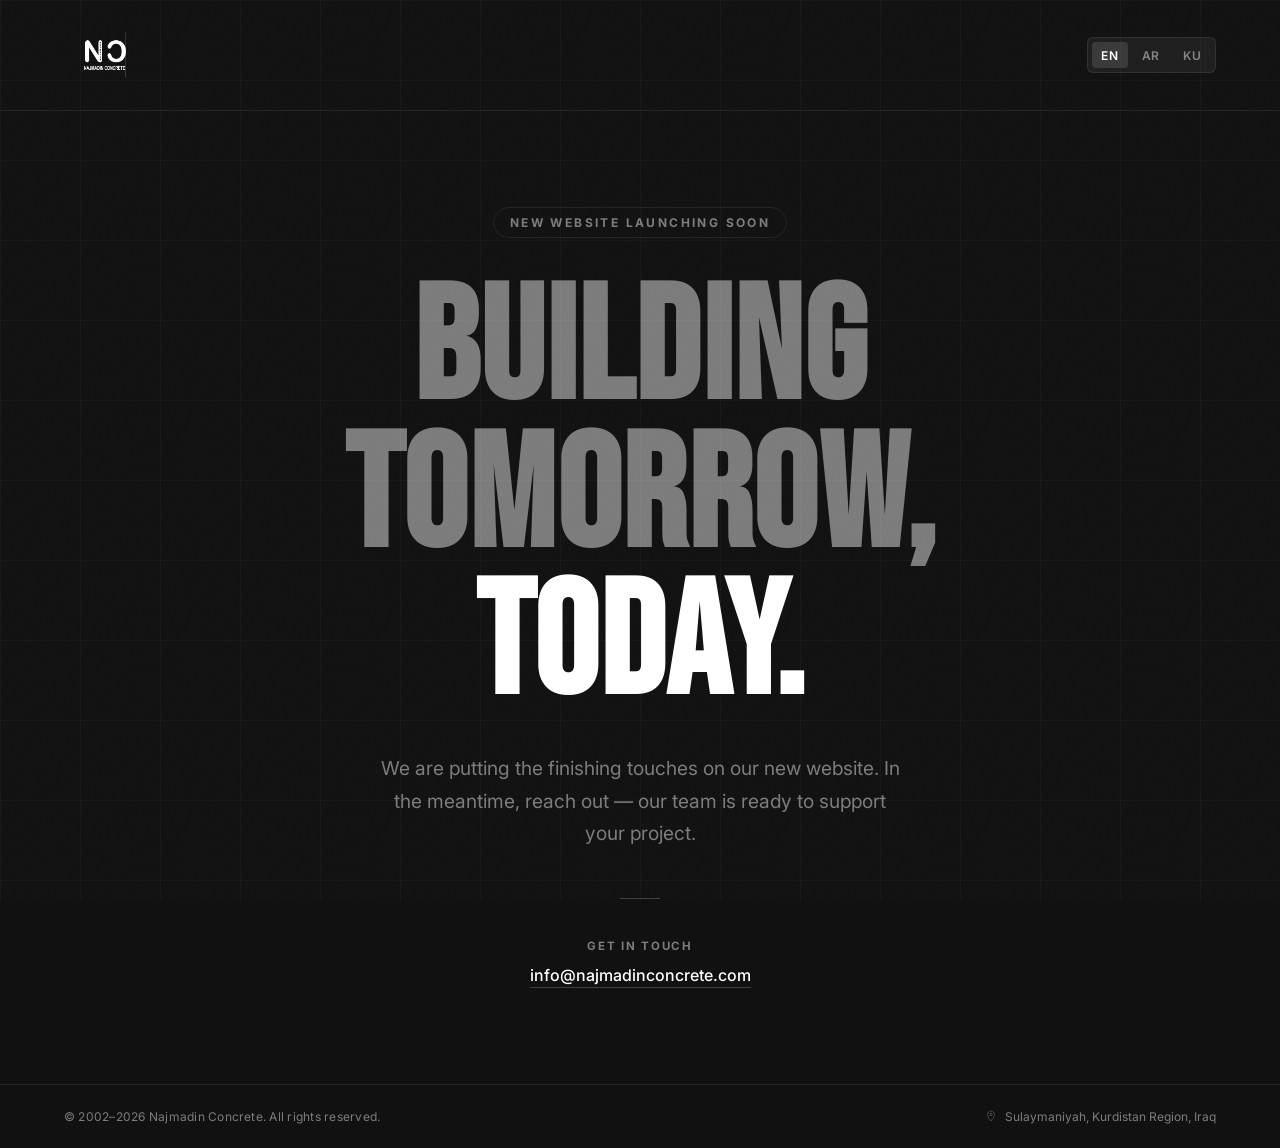
<file: index.html>
<!doctype html>
<html lang="en" class="notranslate" translate="no">
  <head>
    <meta charset="UTF-8" />
    <meta name="google" content="notranslate" />
    <meta name="viewport" content="width=device-width, initial-scale=1.0" />
    <title>Najmadin Concrete — Coming Soon</title>
    <meta
      name="description"
      content="Najmadin Concrete. Ready-mix concrete and aggregates. Launching soon."
    />
    <link rel="preconnect" href="https://fonts.googleapis.com" />
    <link rel="preconnect" href="https://fonts.gstatic.com" crossorigin />
    <link
      href="https://fonts.googleapis.com/css2?family=Bebas+Neue&family=Inter:wght@400;500;600;700;800&family=Tajawal:wght@400;500;700;800&display=swap"
      rel="stylesheet"
    />
    <style>
      *,
      *::before,
      *::after {
        box-sizing: border-box;
        margin: 0;
        padding: 0;
      }

      :root {
        --bg: #111111;
        --line: rgba(255, 255, 255, 0.08);
        --white: #ffffff;
        --muted: rgba(255, 255, 255, 0.45);
        --accent: #ffffff;
        --display: "Bebas Neue", sans-serif;
        --body: "Inter", sans-serif;
      }

      html[lang="ar"],
      html[lang="ku"] {
        font-family: "Tajawal", sans-serif;
        direction: rtl;
      }

      body {
        background: var(--bg);
        color: var(--white);
        font-family: var(--body);
        min-height: 100svh;
        display: flex;
        flex-direction: column;
        overflow-x: hidden;
      }

      /* ── background grid ── */
      body::before {
        content: "";
        position: fixed;
        inset: 0;
        background-image:
          linear-gradient(rgba(255, 255, 255, 0.03) 1px, transparent 1px),
          linear-gradient(90deg, rgba(255, 255, 255, 0.03) 1px, transparent 1px);
        background-size: 80px 80px;
        pointer-events: none;
        z-index: 0;
      }

      /* ── subtle noise ── */
      body::after {
        content: "";
        position: fixed;
        inset: 0;
        background: url("data:image/svg+xml,%3Csvg viewBox='0 0 200 200' xmlns='http://www.w3.org/2000/svg'%3E%3Cfilter id='n'%3E%3CfeTurbulence type='fractalNoise' baseFrequency='0.75' numOctaves='4' stitchTiles='stitch'/%3E%3C/filter%3E%3Crect width='100%25' height='100%25' filter='url(%23n)' opacity='0.04'/%3E%3C/svg%3E");
        background-size: 200px 200px;
        opacity: 0.6;
        pointer-events: none;
        z-index: 0;
      }

      .shell {
        position: relative;
        z-index: 1;
        display: flex;
        flex-direction: column;
        min-height: 100svh;
      }

      /* ── header ── */
      .cs-header {
        padding: 2rem clamp(1.5rem, 5vw, 4rem);
        display: flex;
        align-items: center;
        justify-content: space-between;
        border-bottom: 1px solid var(--line);
      }

      .brand-logo-clip {
        width: 62px;
        height: 46px;
        overflow: hidden;
        position: relative;
        display: block;
      }

      .brand-logo-clip img {
        position: absolute;
        right: 0;
        height: 46px;
        width: auto;
        max-width: none;
        filter: invert(1);
      }

      /* ── language switcher ── */
      .lang-sw {
        display: flex;
        gap: 0.25rem;
        background: rgba(255, 255, 255, 0.06);
        border: 1px solid var(--line);
        border-radius: 6px;
        padding: 0.25rem;
      }

      .lang-sw button {
        background: transparent;
        border: none;
        color: var(--muted);
        font-family: var(--body);
        font-size: 0.75rem;
        font-weight: 600;
        letter-spacing: 0.05em;
        padding: 0.35rem 0.6rem;
        border-radius: 4px;
        cursor: pointer;
        transition:
          background 0.2s,
          color 0.2s;
      }

      .lang-sw button[aria-pressed="true"],
      .lang-sw button:hover {
        background: rgba(255, 255, 255, 0.12);
        color: var(--white);
      }

      /* ── main content ── */
      .cs-main {
        flex: 1;
        display: flex;
        align-items: center;
        justify-content: center;
        padding: clamp(3rem, 8vw, 6rem) clamp(1.5rem, 5vw, 4rem);
      }

      .cs-content {
        max-width: 780px;
        text-align: center;
      }

      .cs-eyebrow {
        display: inline-block;
        font-size: 0.75rem;
        font-weight: 700;
        letter-spacing: 0.2em;
        text-transform: uppercase;
        color: var(--muted);
        border: 1px solid var(--line);
        padding: 0.45rem 1rem;
        border-radius: 100px;
        margin-bottom: 2.5rem;
        animation: fadeUp 0.8s ease both;
      }

      .cs-headline {
        font-family: var(--display);
        font-size: clamp(4.5rem, 14vw, 10rem);
        line-height: 0.92;
        letter-spacing: 0.01em;
        color: var(--white);
        margin-bottom: 2rem;
        animation: fadeUp 0.8s 0.12s ease both;
      }

      .cs-headline span {
        display: block;
        color: var(--muted);
      }

      .cs-body {
        font-size: clamp(1rem, 2vw, 1.2rem);
        color: var(--muted);
        line-height: 1.7;
        max-width: 520px;
        margin: 0 auto 3rem;
        animation: fadeUp 0.8s 0.22s ease both;
      }

      .cs-divider {
        width: 40px;
        height: 1px;
        background: rgba(255, 255, 255, 0.2);
        margin: 2.5rem auto;
        animation: fadeUp 0.8s 0.3s ease both;
      }

      .cs-contact {
        animation: fadeUp 0.8s 0.36s ease both;
        display: flex;
        flex-direction: column;
        align-items: center;
        gap: 0.5rem;
      }

      .cs-contact-label {
        font-size: 0.72rem;
        font-weight: 700;
        letter-spacing: 0.15em;
        text-transform: uppercase;
        color: var(--muted);
        margin-bottom: 0.25rem;
      }

      .cs-contact a {
        color: var(--white);
        text-decoration: none;
        font-weight: 500;
        font-size: 1rem;
        border-bottom: 1px solid rgba(255, 255, 255, 0.2);
        padding-bottom: 2px;
        transition:
          border-color 0.2s,
          color 0.2s;
      }

      .cs-contact a:hover {
        border-color: var(--white);
      }

      /* ── bottom bar ── */
      .cs-footer {
        padding: 1.5rem clamp(1.5rem, 5vw, 4rem);
        border-top: 1px solid var(--line);
        display: flex;
        align-items: center;
        justify-content: space-between;
        gap: 1rem;
        flex-wrap: wrap;
      }

      .cs-copy {
        font-size: 0.75rem;
        color: var(--muted);
        letter-spacing: 0.02em;
      }

      .cs-location {
        font-size: 0.75rem;
        color: var(--muted);
        display: flex;
        align-items: center;
        gap: 0.5rem;
      }

      .cs-location svg {
        opacity: 0.5;
      }

      /* ── RTL overrides ── */
      html[dir="rtl"] .cs-content {
        direction: rtl;
      }

      html[dir="rtl"] .cs-eyebrow,
      html[dir="rtl"] .cs-headline,
      html[dir="rtl"] .cs-body {
        font-family: "Tajawal", sans-serif;
      }

      html[dir="rtl"] .cs-headline {
        font-size: clamp(3.5rem, 11vw, 8rem);
        font-weight: 800;
        line-height: 1.05;
      }

      /* ── animations ── */
      @keyframes fadeUp {
        from {
          opacity: 0;
          transform: translateY(24px);
        }
        to {
          opacity: 1;
          transform: translateY(0);
        }
      }

      /* ── responsive ── */
      @media (max-width: 480px) {
        .cs-footer {
          flex-direction: column;
          align-items: flex-start;
          gap: 0.5rem;
        }
        .cs-headline {
          letter-spacing: 0;
        }
      }
    </style>
  </head>
  <body>
    <div class="shell">
      <header class="cs-header">
        <a href="#" aria-label="Najmadin Concrete">
          <span class="brand-logo-clip">
            <img src="assets/images/logo2.png" alt="Najmadin Concrete" />
          </span>
        </a>
        <div class="lang-sw" role="group" aria-label="Language">
          <button type="button" data-lang="en" aria-pressed="true">EN</button>
          <button type="button" data-lang="ar" aria-pressed="false">AR</button>
          <button type="button" data-lang="ku" aria-pressed="false">KU</button>
        </div>
      </header>

      <main class="cs-main">
        <div class="cs-content">
          <span class="cs-eyebrow" data-i18n="cs.eyebrow"
            >New Website Launching Soon</span
          >

          <h1 class="cs-headline">
            <span data-i18n="cs.line1">Building</span>
            <span data-i18n="cs.line2">Tomorrow,</span>
            <span style="color: #fff" data-i18n="cs.line3">Today.</span>
          </h1>

          <p class="cs-body" data-i18n="cs.body">
            We are putting the finishing touches on our new website. In the
            meantime, reach out — our team is ready to support your project.
          </p>

          <div class="cs-divider"></div>

          <div class="cs-contact">
            <p class="cs-contact-label" data-i18n="cs.contact_label">
              Get In Touch
            </p>
            <a href="mailto:info@najmadinconcrete.com"
              >info@najmadinconcrete.com</a
            >
          </div>
        </div>
      </main>

      <footer class="cs-footer">
        <span class="cs-copy"
          >&copy; 2002–2026 Najmadin Concrete. All rights reserved.</span
        >
        <span class="cs-location">
          <svg
            width="12"
            height="12"
            viewBox="0 0 24 24"
            fill="none"
            stroke="currentColor"
            stroke-width="2"
          >
            <path
              d="M12 2C8.13 2 5 5.13 5 9c0 5.25 7 13 7 13s7-7.75 7-13c0-3.87-3.13-7-7-7z"
            />
            <circle cx="12" cy="9" r="2.5" />
          </svg>
          <span data-i18n="cs.location"
            >Sulaymaniyah, Kurdistan Region, Iraq</span
          >
        </span>
      </footer>
    </div>

    <script>
      const t = {
        en: {
          "cs.eyebrow": "New Website Launching Soon",
          "cs.line1": "Building",
          "cs.line2": "Tomorrow,",
          "cs.line3": "Today.",
          "cs.body":
            "We are putting the finishing touches on our new website. In the meantime, reach out — our team is ready to support your project.",
          "cs.contact_label": "Get In Touch",
          "cs.location": "Sulaymaniyah, Kurdistan Region, Iraq",
        },
        ar: {
          "cs.eyebrow": "الموقع الجديد قريباً",
          "cs.line1": "نبني",
          "cs.line2": "الغد،",
          "cs.line3": "اليوم.",
          "cs.body":
            "نحن نضع اللمسات الأخيرة على موقعنا الجديد. في هذه الأثناء، تواصل معنا — فريقنا جاهز لدعم مشروعك.",
          "cs.contact_label": "تواصل معنا",
          "cs.location": "السليمانية، إقليم كردستان، العراق",
        },
        ku: {
          "cs.eyebrow": "مالپەڕی نوێ بەزووی دێت",
          "cs.line1": "دەمانبنیا",
          "cs.line2": "سبەی،",
          "cs.line3": "ئەمڕۆ.",
          "cs.body":
            "داریژەی کۆتایی مالپەڕی نوێمان دەکەین. لە ئێستادا پەیوەندیمان پێوە بکە — تیمەکەمان ئامادەیە پشتیوانی پرۆژەکەت بکات.",
          "cs.contact_label": "پەیوەندی بکە",
          "cs.location": "سلێمانی، هەرێمی کوردستان، عێراق",
        },
      };

      let lang = "en";

      function applyLang(l) {
        lang = l;
        const html = document.documentElement;
        html.setAttribute("lang", l);
        html.setAttribute("dir", l === "en" ? "ltr" : "rtl");

        document.querySelectorAll("[data-i18n]").forEach((el) => {
          const key = el.dataset.i18n;
          if (t[l]?.[key]) el.textContent = t[l][key];
        });

        document.querySelectorAll(".lang-sw button").forEach((btn) => {
          btn.setAttribute(
            "aria-pressed",
            btn.dataset.lang === l ? "true" : "false",
          );
        });

        localStorage.setItem("lang", l);
      }

      document.querySelectorAll(".lang-sw button").forEach((btn) => {
        btn.addEventListener("click", () => applyLang(btn.dataset.lang));
      });

      const saved = localStorage.getItem("lang");
      if (saved && t[saved]) applyLang(saved);
    </script>
  </body>
</html>
</file>
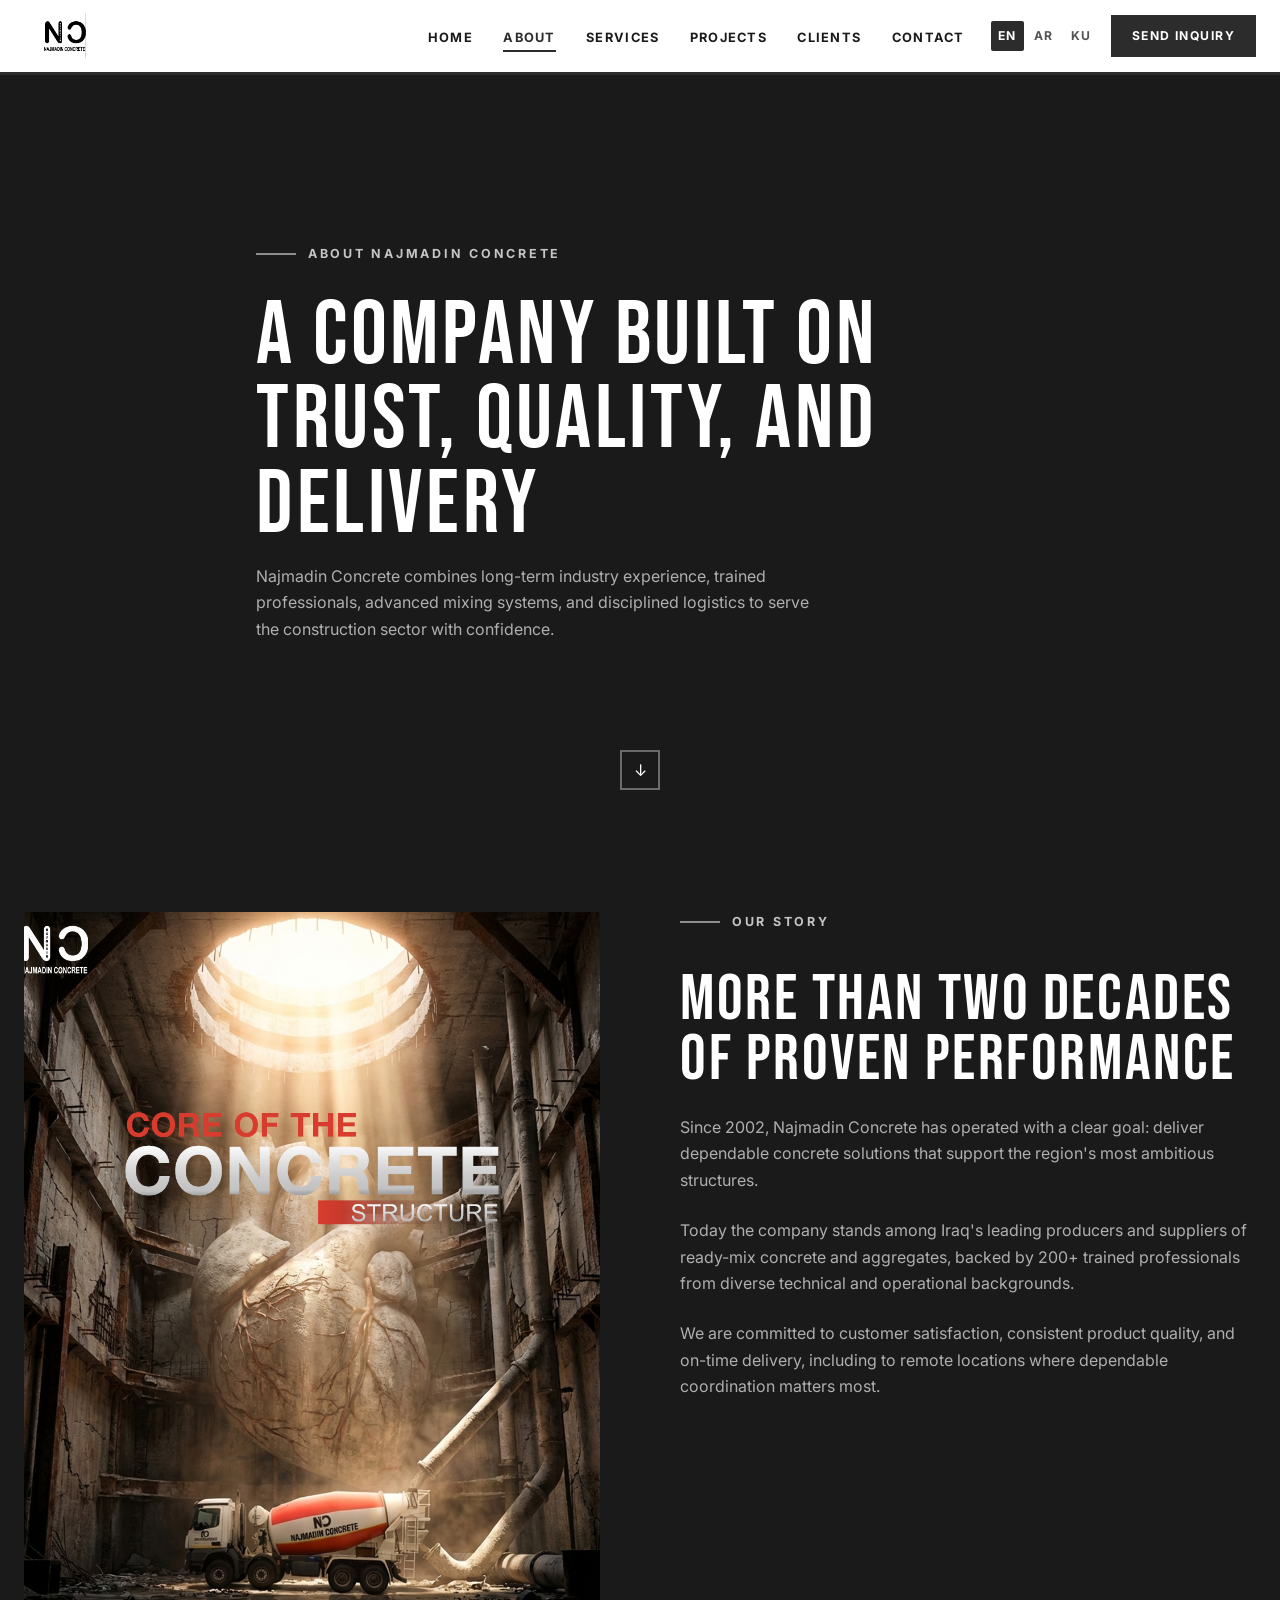
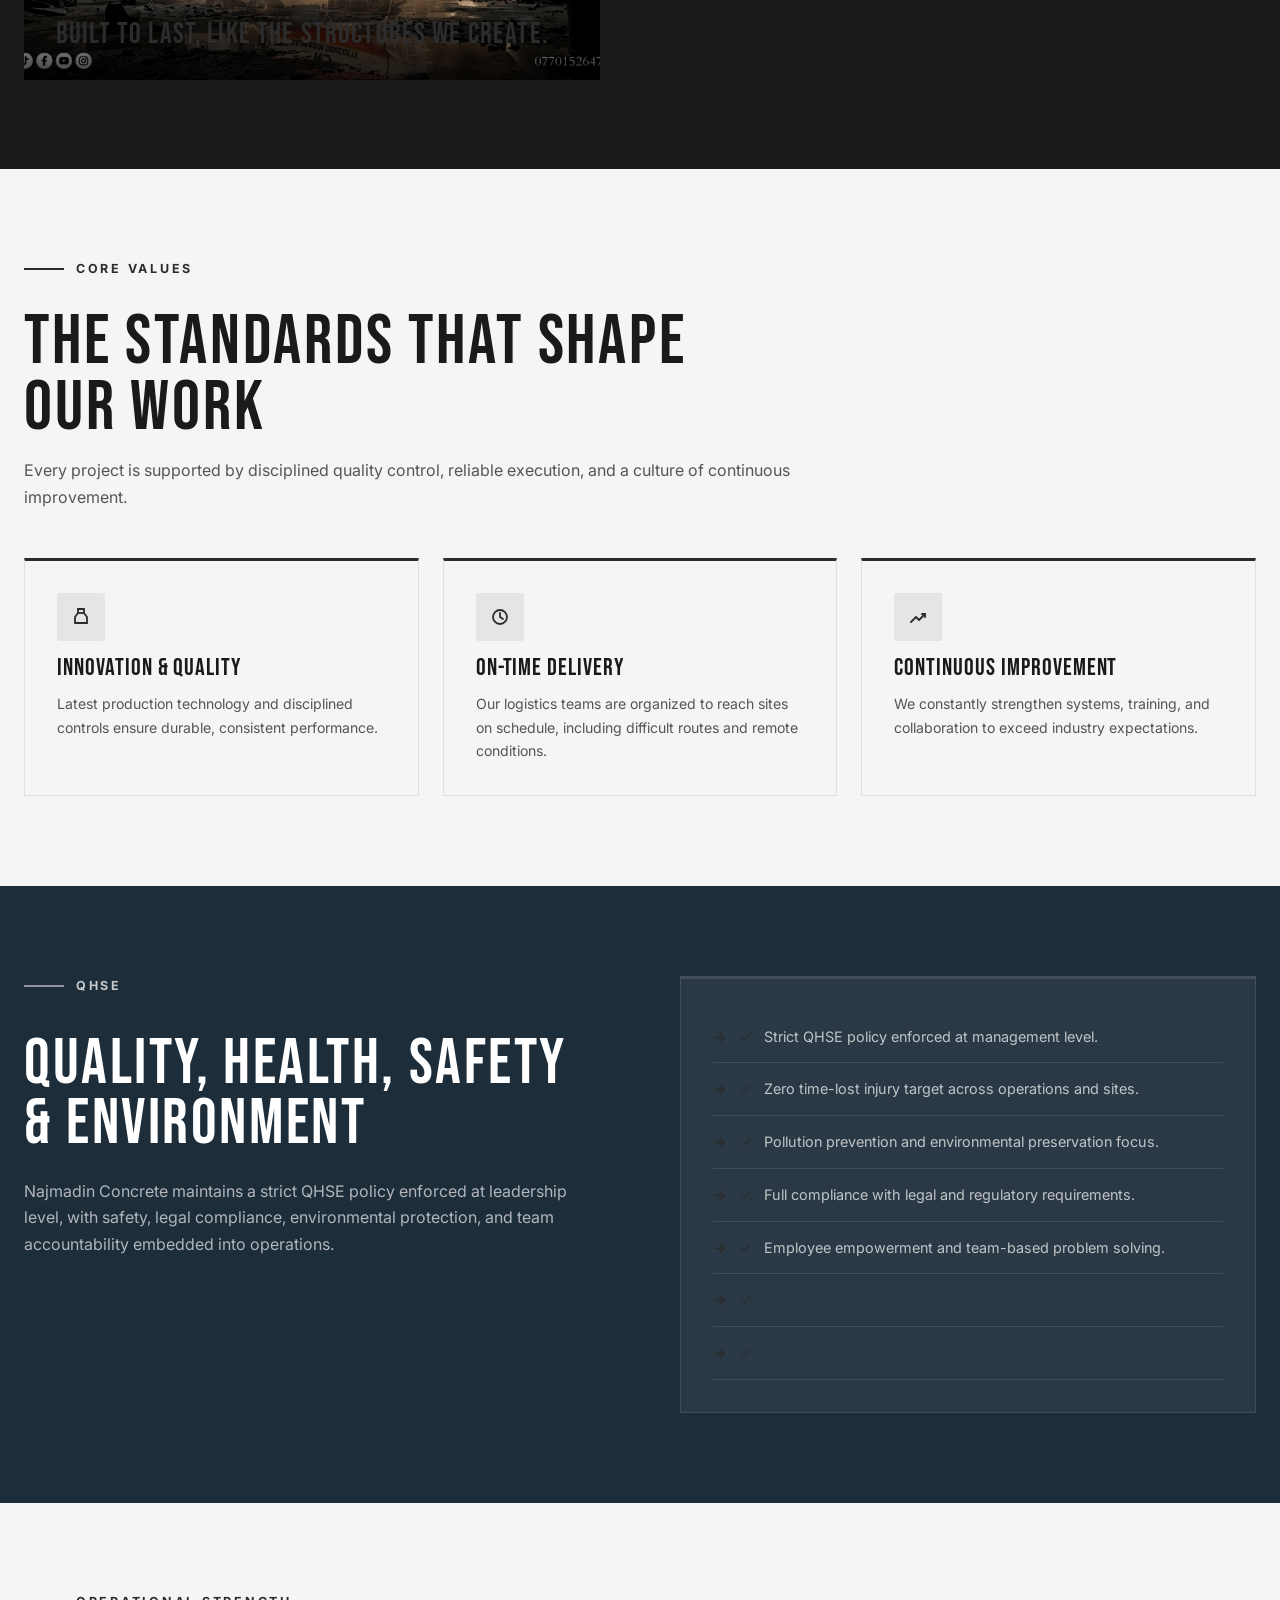
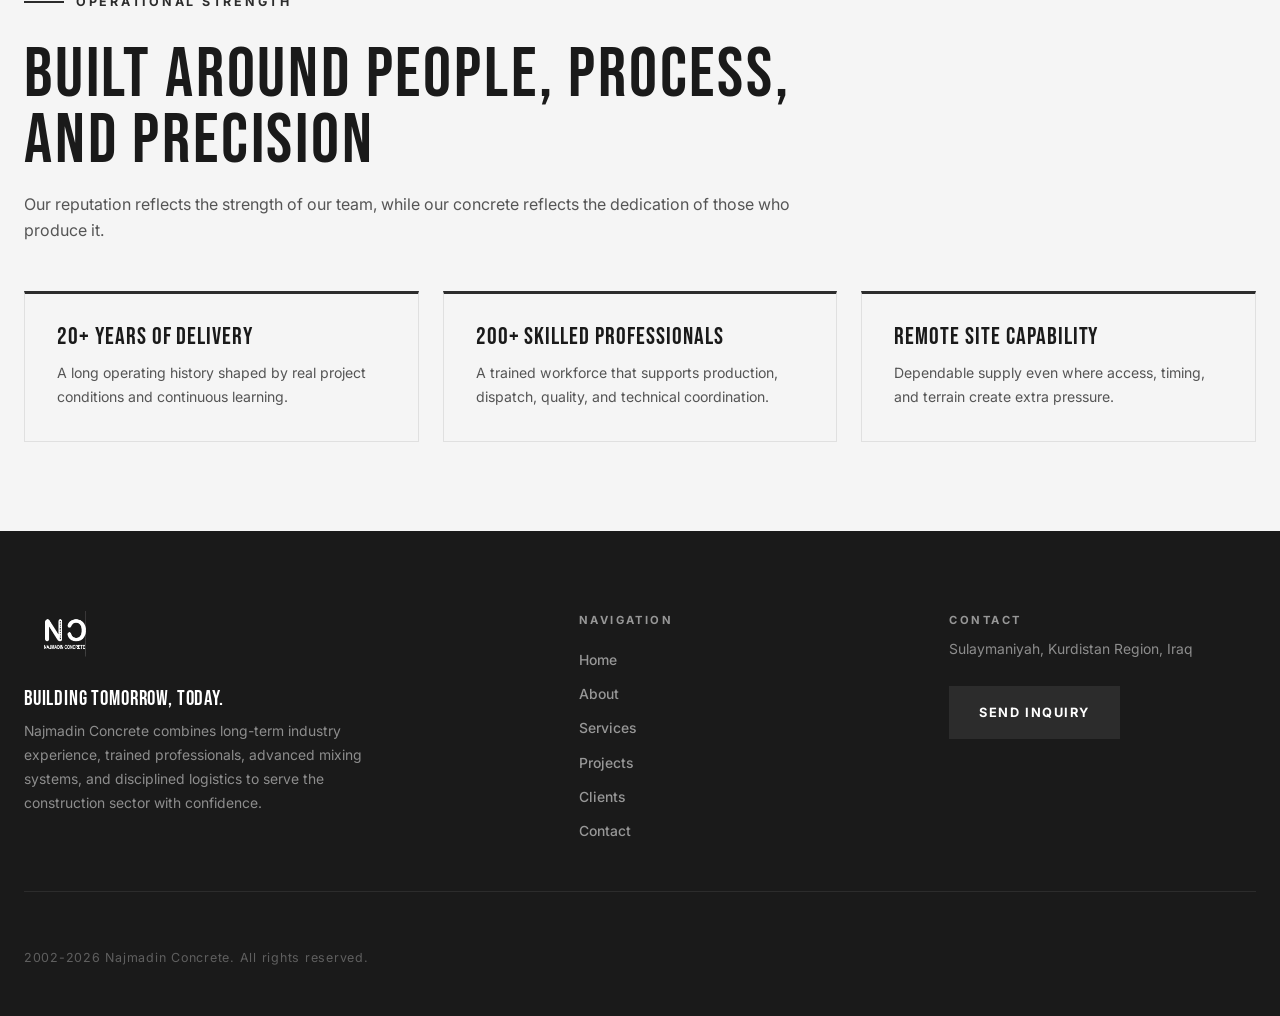
<file: about.html>
<!doctype html>
<html lang="en" class="notranslate" translate="no">
  <head>
    <meta charset="UTF-8" />
    <meta name="google" content="notranslate" />
    <meta name="viewport" content="width=device-width, initial-scale=1.0" />
    <title>About Najmadin Concrete</title>
    <meta
      name="description"
      content="Learn about Najmadin Concrete, its 20+ year legacy, operational values, and commitment to quality, safety, and reliable delivery."
    />
    <link rel="preconnect" href="https://fonts.googleapis.com" />
    <link rel="preconnect" href="https://fonts.gstatic.com" crossorigin />
    <link
      href="https://fonts.googleapis.com/css2?family=Bebas+Neue&amp;family=Inter:wght@400;500;600;700;800&amp;family=Tajawal:wght@400;500;700;800&amp;display=swap"
      rel="stylesheet"
    />
    <link rel="stylesheet" href="styles.css" />
    <script src="app.js" defer></script>
    <script src="animations.js" defer></script>
  </head>
  <body class="page page-about notranslate" data-page="about" translate="no">
    <div class="site-shell">
      <div class="motion-cursor" aria-hidden="true">
        <span class="motion-cursor__dot"></span>
        <span class="motion-cursor__ring"></span>
      </div>

      <header class="site-header" id="top">
        <div class="container header-row">
          <a class="brand" href="index.html" data-i18n-aria-label="common.home_label">
            <span class="brand-logo-clip" aria-hidden="true">
              <img src="assets/images/logo2.png" alt="" />
            </span>
          </a>
          <div class="header-actions">
            <nav class="nav-panel" aria-label="Primary navigation">
              <ul class="nav-links">
                <li><a class="nav-link" href="index.html" data-page-link="home" data-i18n="nav.home">Home</a></li>
                <li><a class="nav-link" href="about.html" data-page-link="about" data-i18n="nav.about">About</a></li>
                <li><a class="nav-link" href="services.html" data-page-link="services" data-i18n="nav.services">Services</a></li>
                <li><a class="nav-link" href="projects.html" data-page-link="projects" data-i18n="nav.projects">Projects</a></li>
                <li><a class="nav-link" href="clients.html" data-page-link="clients" data-i18n="nav.clients">Clients</a></li>
                <li><a class="nav-link" href="contact.html" data-page-link="contact" data-i18n="nav.contact">Contact</a></li>
              </ul>
            </nav>
            <div class="language-switcher" role="group" data-i18n-aria-label="common.language_label">
              <button type="button" data-lang="en" aria-pressed="true">EN</button>
              <button type="button" data-lang="ar" aria-pressed="false">AR</button>
              <button type="button" data-lang="ku" aria-pressed="false">KU</button>
            </div>
            <a class="header-cta" href="contact.html" data-i18n="button.inquiry">Send Inquiry</a>
            <button class="nav-toggle" type="button" aria-expanded="false" data-i18n-aria-label="common.menu">
              <span></span>
            </button>
          </div>
        </div>
      </header>

      <main class="page-main">
        <section class="page-hero section-cut page-hero-cinematic" data-surface="dark">
          <div class="container section-head reveal-title" data-scroll-shift="0.16">
            <span class="eyebrow" data-i18n="about.hero.eyebrow">About Najmadin Concrete</span>
            <h1 class="display" data-i18n="about.hero.title">A Company Built On Trust, Quality, And Delivery</h1>
            <p data-i18n="about.hero.body">
              Najmadin Concrete combines long-term industry experience, trained professionals, advanced mixing systems, and disciplined logistics to serve the construction sector with confidence.
            </p>
          </div>
          <a class="page-hero-scroll" href="#about-story" aria-label="Next section"><span></span></a>
        </section>
        <div class="hero-void" aria-hidden="true"></div>

        <section class="section section-dark section-texture" id="about-story" data-surface="dark">
          <div class="container">
            <div class="story-grid">
              <article class="story-media reveal reveal-left poster-frame" data-scroll-shift="-0.1">
                <img src="assets/images/4%20(1).jpg" alt="" />
                <div class="story-quote">
                  <p class="display" data-i18n="about.story.quote">Built to last, like the structures we create.</p>
                </div>
              </article>
              <article class="story-panel reveal reveal-right" data-delay="1" data-scroll-shift="0.08">
                <span class="eyebrow" data-i18n="about.story.eyebrow">Our Story</span>
                <h2 class="display" style="font-size: clamp(2.6rem, 5vw, 4.5rem)" data-i18n="about.story.title">More Than Two Decades Of Proven Performance</h2>
                <div class="stack">
                  <p class="body-copy" data-i18n="about.story.p1">
                    Since 2002, Najmadin Concrete has operated with a clear goal: deliver dependable concrete solutions that support the region's most ambitious structures.
                  </p>
                  <p class="body-copy" data-i18n="about.story.p2">
                    Today the company stands among Iraq's leading producers and suppliers of ready-mix concrete and aggregates, backed by 200+ trained professionals from diverse technical and operational backgrounds.
                  </p>
                  <p class="body-copy" data-i18n="about.story.p3">
                    We are committed to customer satisfaction, consistent product quality, and on-time delivery, including to remote locations where dependable coordination matters most.
                  </p>
                </div>
              </article>
            </div>
          </div>
        </section>

        <section class="section section-cut section-light" data-surface="light">
          <div class="container">
            <div class="section-head reveal reveal-title">
              <span class="eyebrow" data-i18n="about.values.eyebrow">Core Values</span>
              <h2 class="display" data-i18n="about.values.title">The Standards That Shape Our Work</h2>
              <p data-i18n="about.values.body">
                Every project is supported by disciplined quality control, reliable execution, and a culture of continuous improvement.
              </p>
            </div>
            <div class="cards-3">
              <article class="card reveal reveal-zoom" data-tilt>
                <span class="card-icon" aria-hidden="true">
                  <svg width="24" height="24" viewBox="0 0 24 24" fill="none">
                    <path d="M9 4H15V8L18 12V18H6V12L9 8V4Z" stroke="currentColor" stroke-width="1.8"></path>
                    <path d="M9 8H15" stroke="currentColor" stroke-width="1.8"></path>
                  </svg>
                </span>
                <h3 class="display" data-i18n="about.values.card1.title">Innovation &amp; Quality</h3>
                <p data-i18n="about.values.card1.body">Latest production technology and disciplined controls ensure durable, consistent performance.</p>
              </article>
              <article class="card reveal reveal-zoom" data-delay="1" data-tilt>
                <span class="card-icon" aria-hidden="true">
                  <svg width="24" height="24" viewBox="0 0 24 24" fill="none">
                    <circle cx="12" cy="12" r="7" stroke="currentColor" stroke-width="1.8"></circle>
                    <path d="M12 8V12L15 14" stroke="currentColor" stroke-width="1.8" stroke-linecap="round"></path>
                  </svg>
                </span>
                <h3 class="display" data-i18n="about.values.card2.title">On-Time Delivery</h3>
                <p data-i18n="about.values.card2.body">Our logistics teams are organized to reach sites on schedule, including difficult routes and remote conditions.</p>
              </article>
              <article class="card reveal reveal-zoom" data-delay="2" data-tilt>
                <span class="card-icon" aria-hidden="true">
                  <svg width="24" height="24" viewBox="0 0 24 24" fill="none">
                    <path d="M5 17L10 12L13 15L19 9" stroke="currentColor" stroke-width="1.8" stroke-linecap="round" stroke-linejoin="round"></path>
                    <path d="M16 9H19V12" stroke="currentColor" stroke-width="1.8" stroke-linecap="round" stroke-linejoin="round"></path>
                  </svg>
                </span>
                <h3 class="display" data-i18n="about.values.card3.title">Continuous Improvement</h3>
                <p data-i18n="about.values.card3.body">We constantly strengthen systems, training, and collaboration to exceed industry expectations.</p>
              </article>
            </div>
          </div>
        </section>

        <section class="section section-cut section-blue section-texture" data-surface="dark">
          <div class="container">
            <div class="split-grid">
              <article class="story-panel reveal">
                <span class="eyebrow" data-i18n="about.qhse.eyebrow">QHSE</span>
                <h2 class="display" style="font-size: clamp(2.5rem, 5vw, 4.4rem)" data-i18n="about.qhse.title">Quality, Health, Safety &amp; Environment</h2>
                <p class="body-copy" data-i18n="about.qhse.body">
                  Najmadin Concrete maintains a strict QHSE policy enforced at leadership level, with safety, legal compliance, environmental protection, and team accountability embedded into operations.
                </p>
              </article>
              <article class="card reveal" data-delay="1">
                <ul class="detail-list">
                  <li><span class="check" aria-hidden="true">✓</span><span data-i18n="about.qhse.item1">Strict QHSE policy enforced at management level.</span></li>
                  <li><span class="check" aria-hidden="true">✓</span><span data-i18n="about.qhse.item2">Zero time-lost injury target across operations and sites.</span></li>
                  <li><span class="check" aria-hidden="true">✓</span><span data-i18n="about.qhse.item3">Pollution prevention and environmental preservation focus.</span></li>
                  <li><span class="check" aria-hidden="true">✓</span><span data-i18n="about.qhse.item4">Full compliance with legal and regulatory requirements.</span></li>
                  <li><span class="check" aria-hidden="true">✓</span><span data-i18n="about.qhse.item5">Employee empowerment and team-based problem solving.</span></li>
                  <li><span class="check" aria-hidden="true">✓</span><span data-i18n="about.qhse.item6">Commitment to reducing pollution and environmental monitoring.</span></li>
                  <li><span class="check" aria-hidden="true">✓</span><span data-i18n="about.qhse.item7">Implementing customer requirements with continuous commitment to exceeding their expectations.</span></li>
                </ul>
              </article>
            </div>
          </div>
        </section>

        <section class="section section-cut section-light" data-surface="light">
          <div class="container">
            <div class="section-head reveal">
              <span class="eyebrow" data-i18n="about.ops.eyebrow">Operational Strength</span>
              <h2 class="display" data-i18n="about.ops.title">Built Around People, Process, And Precision</h2>
              <p data-i18n="about.ops.body">
                Our reputation reflects the strength of our team, while our concrete reflects the dedication of those who produce it.
              </p>
            </div>
            <div class="cards-3">
              <article class="card reveal">
                <h3 class="display" data-i18n="about.ops.card1.title">20+ Years Of Delivery</h3>
                <p data-i18n="about.ops.card1.body">A long operating history shaped by real project conditions and continuous learning.</p>
              </article>
              <article class="card reveal" data-delay="1">
                <h3 class="display" data-i18n="about.ops.card2.title">200+ Skilled Professionals</h3>
                <p data-i18n="about.ops.card2.body">A trained workforce that supports production, dispatch, quality, and technical coordination.</p>
              </article>
              <article class="card reveal" data-delay="2">
                <h3 class="display" data-i18n="about.ops.card3.title">Remote Site Capability</h3>
                <p data-i18n="about.ops.card3.body">Dependable supply even where access, timing, and terrain create extra pressure.</p>
              </article>
            </div>
          </div>
        </section>
      </main>

      <footer class="site-footer">
        <div class="container footer-grid">
          <div>
            <a class="brand" href="index.html" data-i18n-aria-label="common.home_label">
              <span class="brand-logo-clip" aria-hidden="true">
                <img src="assets/images/logo2.png" alt="" />
              </span>
            </a>
            <div class="display footer-tagline" data-i18n="footer.tagline">Building Tomorrow, Today.</div>
            <p class="footer-text" data-i18n="about.hero.body">
              Najmadin Concrete combines long-term industry experience, trained professionals, advanced mixing systems, and disciplined logistics to serve the construction sector with confidence.
            </p>
          </div>
          <nav class="footer-nav" aria-label="Footer navigation">
            <p class="footer-nav-label" data-i18n="footer.navigation">Navigation</p>
            <a href="index.html" data-i18n="nav.home">Home</a>
            <a href="about.html" data-i18n="nav.about">About</a>
            <a href="services.html" data-i18n="nav.services">Services</a>
            <a href="projects.html" data-i18n="nav.projects">Projects</a>
            <a href="clients.html" data-i18n="nav.clients">Clients</a>
            <a href="contact.html" data-i18n="nav.contact">Contact</a>
          </nav>
          <div>
            <p class="footer-nav-label" data-i18n="footer.contact">Contact</p>
            <p class="footer-text" data-i18n="common.location_city">Sulaymaniyah, Kurdistan Region, Iraq</p>
            <a class="button button-primary" href="contact.html" style="margin-top:1.5rem;display:inline-flex" data-i18n="button.inquiry">Send Inquiry</a>
          </div>
        </div>
        <div class="container">
          <div class="footer-copy" data-footer-year>&copy; 2002–2026 Najmadin Concrete. All rights reserved.</div>
        </div>
      </footer>
    </div>
  </body>
</html>
</file>
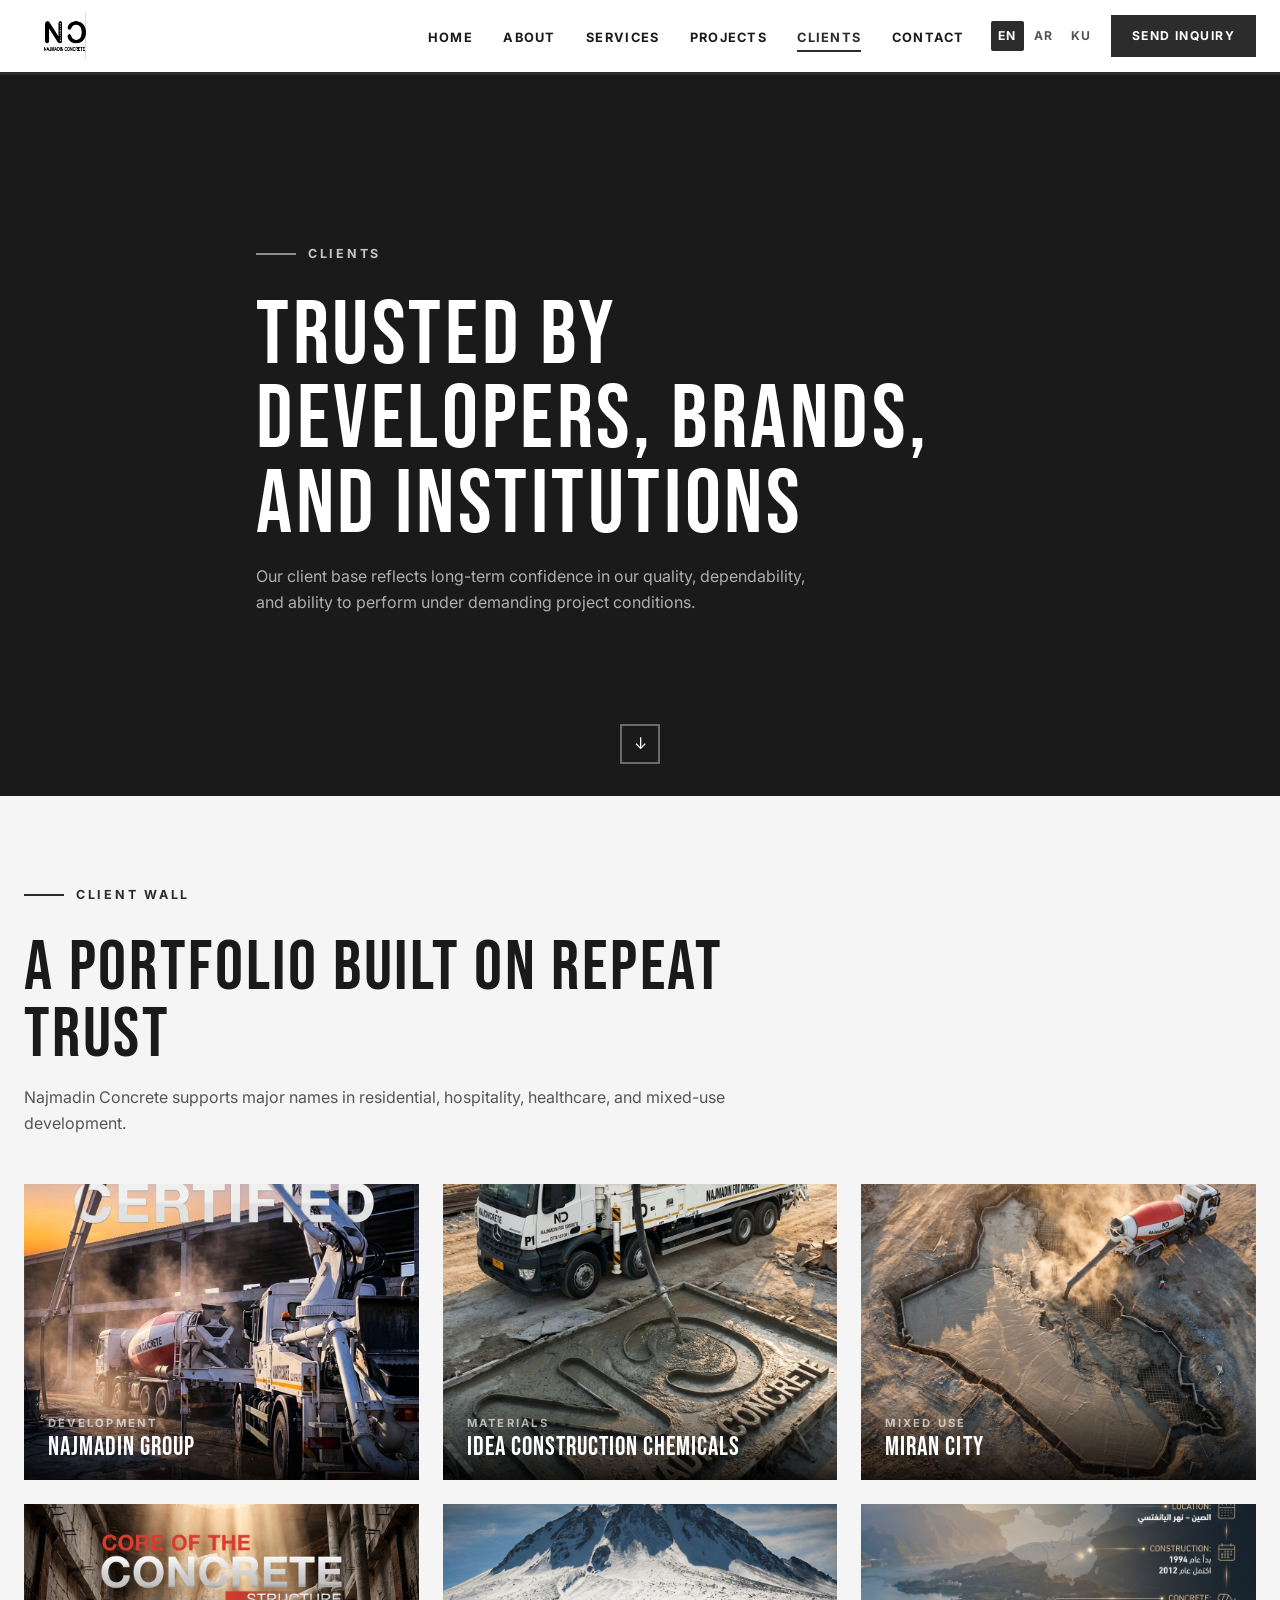
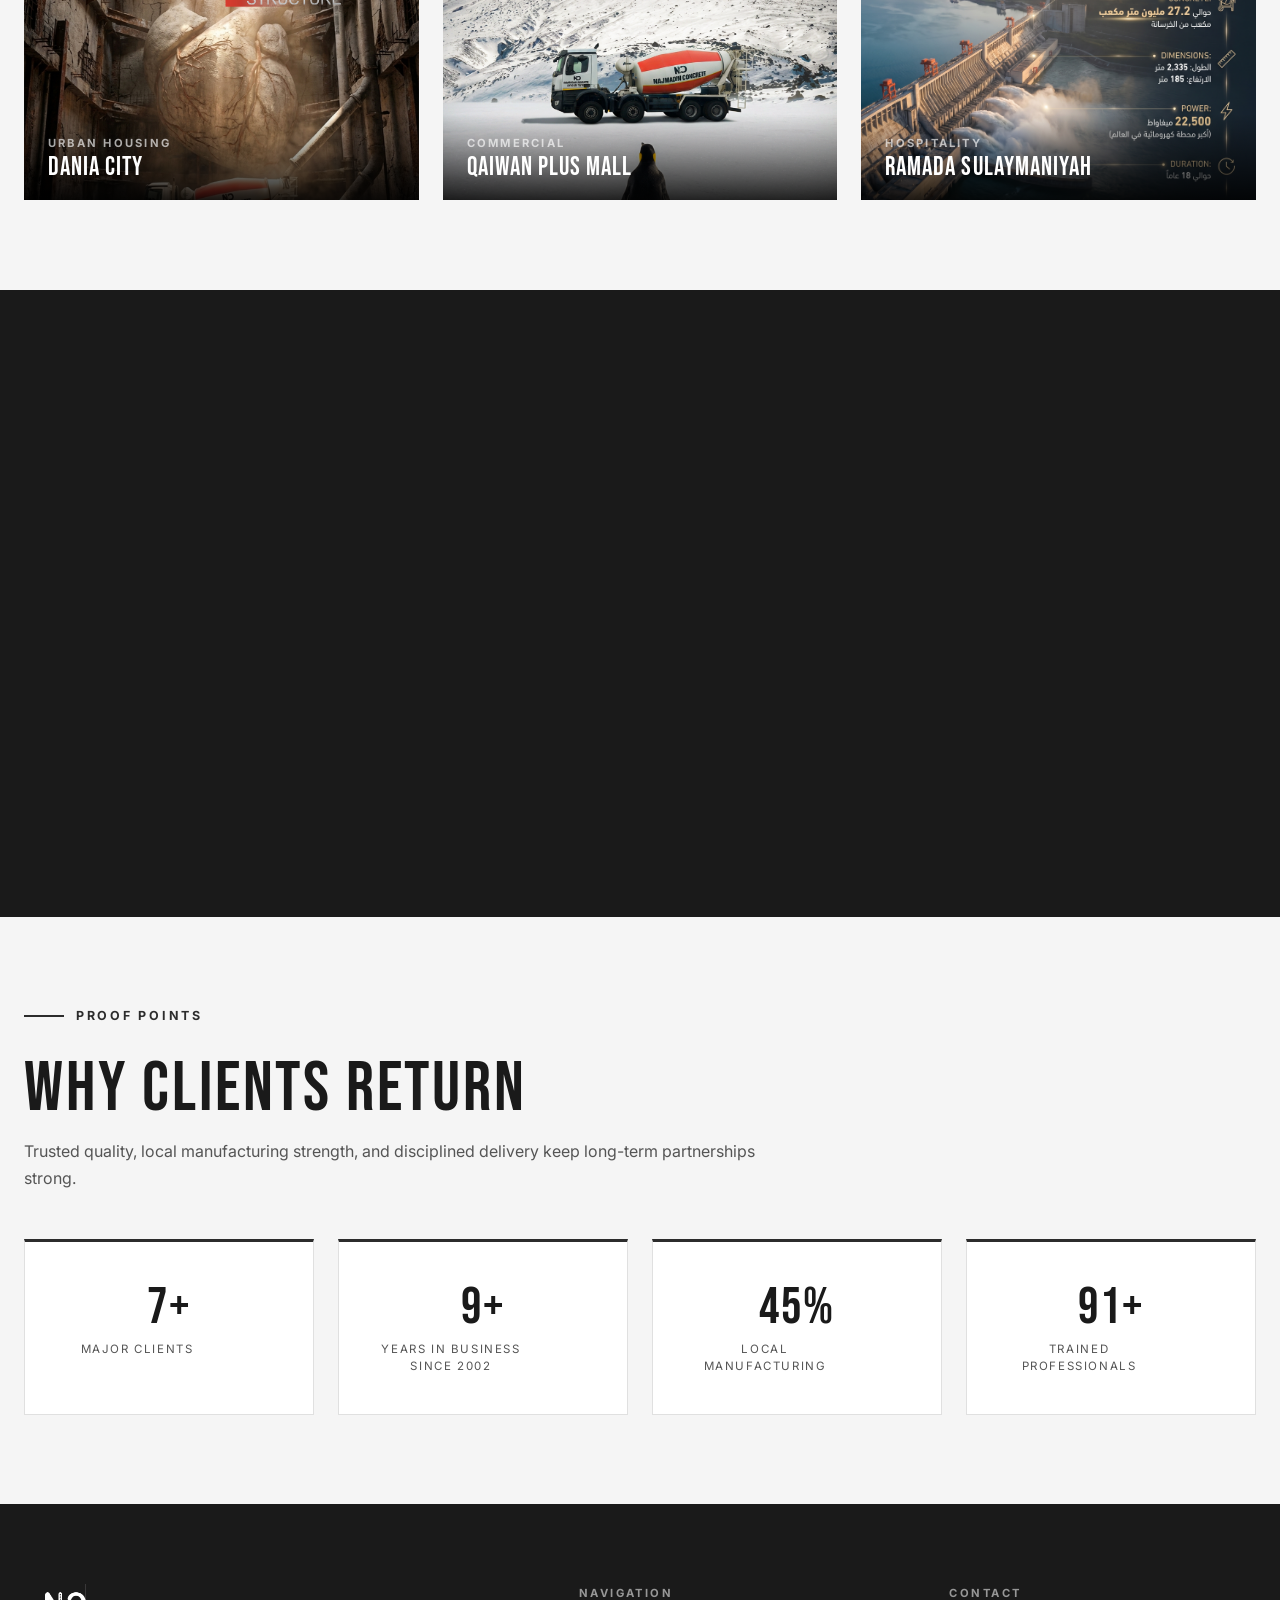
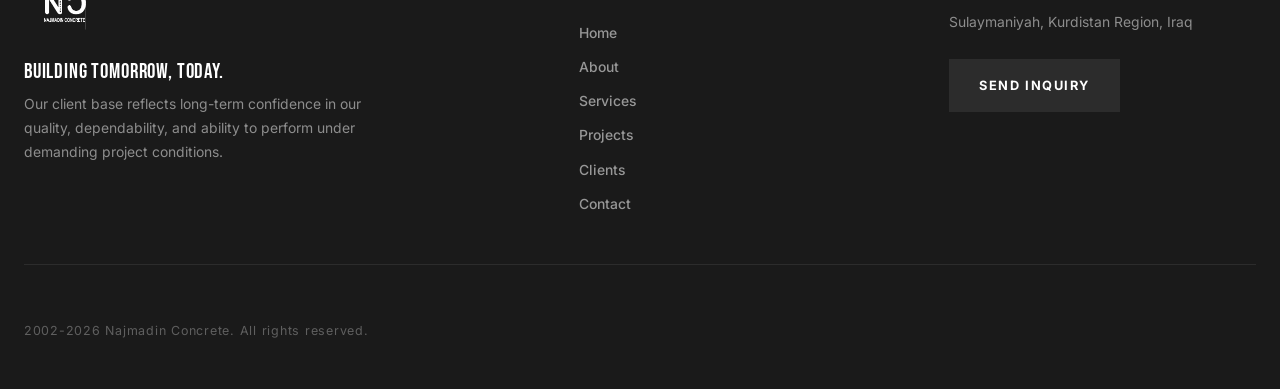
<file: clients.html>
<!doctype html>
<html lang="en" class="notranslate" translate="no">
  <head>
    <meta charset="UTF-8" />
    <meta name="google" content="notranslate" />
    <meta name="viewport" content="width=device-width, initial-scale=1.0" />
    <title>Clients | Najmadin Concrete</title>
    <meta
      name="description"
      content="Najmadin Concrete supports major developers, hospitality brands, and strategic projects across the region."
    />
    <link rel="preconnect" href="https://fonts.googleapis.com" />
    <link rel="preconnect" href="https://fonts.gstatic.com" crossorigin />
    <link
      href="https://fonts.googleapis.com/css2?family=Bebas+Neue&amp;family=Inter:wght@400;500;600;700;800&amp;family=Tajawal:wght@400;500;700;800&amp;display=swap"
      rel="stylesheet"
    />
    <link rel="stylesheet" href="styles.css" />
    <script src="app.js" defer></script>
    <script src="animations.js" defer></script>
  </head>
  <body
    class="page page-clients notranslate"
    data-page="clients"
    translate="no"
  >
    <div class="site-shell">
      <div class="motion-cursor" aria-hidden="true">
        <span class="motion-cursor__dot"></span>
        <span class="motion-cursor__ring"></span>
      </div>

      <header class="site-header" id="top">
        <div class="container header-row">
          <a
            class="brand"
            href="index.html"
            data-i18n-aria-label="common.home_label"
          >
            <span class="brand-logo-clip" aria-hidden="true">
              <img src="assets/images/logo2.png" alt="" />
            </span>
          </a>
          <div class="header-actions">
            <nav class="nav-panel" aria-label="Primary navigation">
              <ul class="nav-links">
                <li>
                  <a
                    class="nav-link"
                    href="index.html"
                    data-page-link="home"
                    data-i18n="nav.home"
                    >Home</a
                  >
                </li>
                <li>
                  <a
                    class="nav-link"
                    href="about.html"
                    data-page-link="about"
                    data-i18n="nav.about"
                    >About</a
                  >
                </li>
                <li>
                  <a
                    class="nav-link"
                    href="services.html"
                    data-page-link="services"
                    data-i18n="nav.services"
                    >Services</a
                  >
                </li>
                <li>
                  <a
                    class="nav-link"
                    href="projects.html"
                    data-page-link="projects"
                    data-i18n="nav.projects"
                    >Projects</a
                  >
                </li>
                <li>
                  <a
                    class="nav-link"
                    href="clients.html"
                    data-page-link="clients"
                    data-i18n="nav.clients"
                    >Clients</a
                  >
                </li>
                <li>
                  <a
                    class="nav-link"
                    href="contact.html"
                    data-page-link="contact"
                    data-i18n="nav.contact"
                    >Contact</a
                  >
                </li>
              </ul>
            </nav>
            <div
              class="language-switcher"
              role="group"
              data-i18n-aria-label="common.language_label"
            >
              <button type="button" data-lang="en" aria-pressed="true">
                EN
              </button>
              <button type="button" data-lang="ar" aria-pressed="false">
                AR
              </button>
              <button type="button" data-lang="ku" aria-pressed="false">
                KU
              </button>
            </div>
            <a class="header-cta" href="contact.html" data-i18n="button.inquiry"
              >Send Inquiry</a
            >
            <button
              class="nav-toggle"
              type="button"
              aria-expanded="false"
              data-i18n-aria-label="common.menu"
            >
              <span></span>
            </button>
          </div>
        </div>
      </header>

      <main class="page-main">
        <section
          class="page-hero section-cut page-hero-cinematic"
          data-surface="dark"
        >
          <div
            class="container section-head reveal-title"
            data-scroll-shift="0.16"
          >
            <span class="eyebrow" data-i18n="clients.hero.eyebrow"
              >Clients</span
            >
            <h1 class="display" data-i18n="clients.hero.title">
              Trusted By Developers, Brands, And Institutions
            </h1>
            <p data-i18n="clients.hero.body">
              Our client base reflects long-term confidence in our quality,
              dependability, and ability to perform under demanding project
              conditions.
            </p>
          </div>
          <a
            class="page-hero-scroll"
            href="#clients-showcase"
            aria-label="Next section"
            ><span></span
          ></a>
        </section>
        <div class="hero-void" aria-hidden="true"></div>

        <section
          class="section section-light clients-showcase-section"
          id="clients-showcase"
          data-surface="light"
        >
          <div class="container">
            <div class="section-head reveal reveal-title">
              <span class="eyebrow" data-i18n="clients.wall.eyebrow"
                >Client Wall</span
              >
              <h2 class="display" data-i18n="clients.wall.title">
                A Portfolio Built On Repeat Trust
              </h2>
              <p data-i18n="clients.wall.body">
                Najmadin Concrete supports major names in residential,
                hospitality, healthcare, and mixed-use development.
              </p>
            </div>
            <div class="client-showcase-grid">
              <article class="client-showcase-card reveal reveal-zoom">
                <img src="assets/images/1%20(2).jpg" alt="" />
                <div class="client-showcase-copy">
                  <span class="kicker">Development</span>
                  <h3 class="display">Najmadin Group</h3>
                </div>
              </article>
              <article
                class="client-showcase-card reveal reveal-zoom"
                data-delay="1"
              >
                <img src="assets/images/2%20(1).jpg" alt="" />
                <div class="client-showcase-copy">
                  <span class="kicker">Materials</span>
                  <h3 class="display">Idea Construction Chemicals</h3>
                </div>
              </article>
              <article
                class="client-showcase-card reveal reveal-zoom"
                data-delay="2"
              >
                <img src="assets/images/3%20(1).jpg" alt="" />
                <div class="client-showcase-copy">
                  <span class="kicker">Mixed Use</span>
                  <h3 class="display">Miran City</h3>
                </div>
              </article>
              <article
                class="client-showcase-card reveal reveal-zoom"
                data-delay="3"
              >
                <img src="assets/images/4%20(1).jpg" alt="" />
                <div class="client-showcase-copy">
                  <span class="kicker">Urban Housing</span>
                  <h3 class="display">Dania City</h3>
                </div>
              </article>
              <article class="client-showcase-card reveal reveal-zoom">
                <img src="assets/images/778.jpg" alt="" />
                <div class="client-showcase-copy">
                  <span class="kicker">Commercial</span>
                  <h3 class="display">Qaiwan Plus Mall</h3>
                </div>
              </article>
              <article
                class="client-showcase-card reveal reveal-zoom"
                data-delay="1"
              >
                <img
                  src="assets/images/hf_20260421_135732_4fbf2e10-b34c-4c29-90f4-9b428ac0da48.png"
                  alt=""
                />
                <div class="client-showcase-copy">
                  <span class="kicker">Hospitality</span>
                  <h3 class="display">Ramada Sulaymaniyah</h3>
                </div>
              </article>
            </div>
          </div>
        </section>

        <section
          class="section section-cut section-dark section-texture"
          data-surface="dark"
        >
          <div class="container">
            <div class="section-head reveal">
              <span class="eyebrow" data-i18n="clients.sectors.eyebrow"
                >Where We Work</span
              >
              <h2 class="display" data-i18n="clients.sectors.title">
                Supporting Diverse Construction Sectors
              </h2>
              <p data-i18n="clients.sectors.body">
                Our supply model adapts across development types, site
                conditions, and program pressures.
              </p>
            </div>
            <div class="cards-3">
              <article class="card reveal">
                <h3 class="display" data-i18n="clients.sector1.title">
                  Residential &amp; Mixed-Use
                </h3>
                <p data-i18n="clients.sector1.body">
                  Large communities, towers, and urban developments requiring
                  reliable daily coordination.
                </p>
              </article>
              <article class="card reveal" data-delay="1">
                <h3 class="display" data-i18n="clients.sector2.title">
                  Hospitality &amp; Commercial
                </h3>
                <p data-i18n="clients.sector2.body">
                  Hotels, malls, and commercial projects where timing, finish,
                  and continuity matter.
                </p>
              </article>
              <article class="card reveal" data-delay="2">
                <h3 class="display" data-i18n="clients.sector3.title">
                  Strategic City Projects
                </h3>
                <p data-i18n="clients.sector3.body">
                  Developments that demand technical accuracy, schedule
                  discipline, and long-term trust.
                </p>
              </article>
            </div>
          </div>
        </section>

        <section
          class="section section-cut section-light clients-proof-section"
          data-surface="light"
        >
          <div class="container">
            <div class="section-head reveal">
              <span class="eyebrow" data-i18n="clients.proof.eyebrow"
                >Proof Points</span
              >
              <h2 class="display" data-i18n="clients.proof.title">
                Why Clients Return
              </h2>
              <p data-i18n="clients.proof.body">
                Trusted quality, local manufacturing strength, and disciplined
                delivery keep long-term partnerships strong.
              </p>
            </div>
            <div class="metric-grid">
              <article class="metric-card reveal">
                <div
                  class="metric-number display"
                  data-count="15"
                  data-suffix="+"
                >
                  0
                </div>
                <div class="metric-label" data-i18n="common.stats.clients">
                  Major Clients
                </div>
              </article>
              <article class="metric-card reveal" data-delay="1">
                <div
                  class="metric-number display"
                  data-count="20"
                  data-suffix="+"
                >
                  0
                </div>
                <div class="metric-label" data-i18n="common.stats.years">
                  Years In Business Since 2002
                </div>
              </article>
              <article class="metric-card reveal" data-delay="2">
                <div
                  class="metric-number display"
                  data-count="100"
                  data-suffix="%"
                >
                  0
                </div>
                <div class="metric-label" data-i18n="clients.proof.local">
                  Local Manufacturing
                </div>
              </article>
              <article class="metric-card reveal" data-delay="3">
                <div
                  class="metric-number display"
                  data-count="200"
                  data-suffix="+"
                >
                  0
                </div>
                <div class="metric-label" data-i18n="common.stats.people">
                  Trained Professionals
                </div>
              </article>
            </div>
          </div>
        </section>
      </main>

      <footer class="site-footer">
        <div class="container footer-grid">
          <div>
            <a
              class="brand"
              href="index.html"
              data-i18n-aria-label="common.home_label"
            >
              <span class="brand-logo-clip" aria-hidden="true">
                <img src="assets/images/logo2.png" alt="" />
              </span>
            </a>
            <div class="display footer-tagline" data-i18n="footer.tagline">
              Building Tomorrow, Today.
            </div>
            <p class="footer-text" data-i18n="clients.hero.body">
              Our client base reflects long-term confidence in our quality,
              dependability, and ability to perform under demanding project
              conditions.
            </p>
          </div>
          <nav class="footer-nav" aria-label="Footer navigation">
            <p class="footer-nav-label" data-i18n="footer.navigation">
              Navigation
            </p>
            <a href="index.html" data-i18n="nav.home">Home</a>
            <a href="about.html" data-i18n="nav.about">About</a>
            <a href="services.html" data-i18n="nav.services">Services</a>
            <a href="projects.html" data-i18n="nav.projects">Projects</a>
            <a href="clients.html" data-i18n="nav.clients">Clients</a>
            <a href="contact.html" data-i18n="nav.contact">Contact</a>
          </nav>
          <div>
            <p class="footer-nav-label" data-i18n="footer.contact">Contact</p>
            <p class="footer-text" data-i18n="common.location_city">
              Sulaymaniyah, Kurdistan Region, Iraq
            </p>
            <a
              class="button button-primary"
              href="contact.html"
              style="margin-top: 1.5rem; display: inline-flex"
              data-i18n="button.inquiry"
              >Send Inquiry</a
            >
          </div>
        </div>
        <div class="container">
          <div class="footer-copy" data-footer-year>
            &copy; 2002–2026 Najmadin Concrete. All rights reserved.
          </div>
        </div>
      </footer>
    </div>
  </body>
</html>
</file>
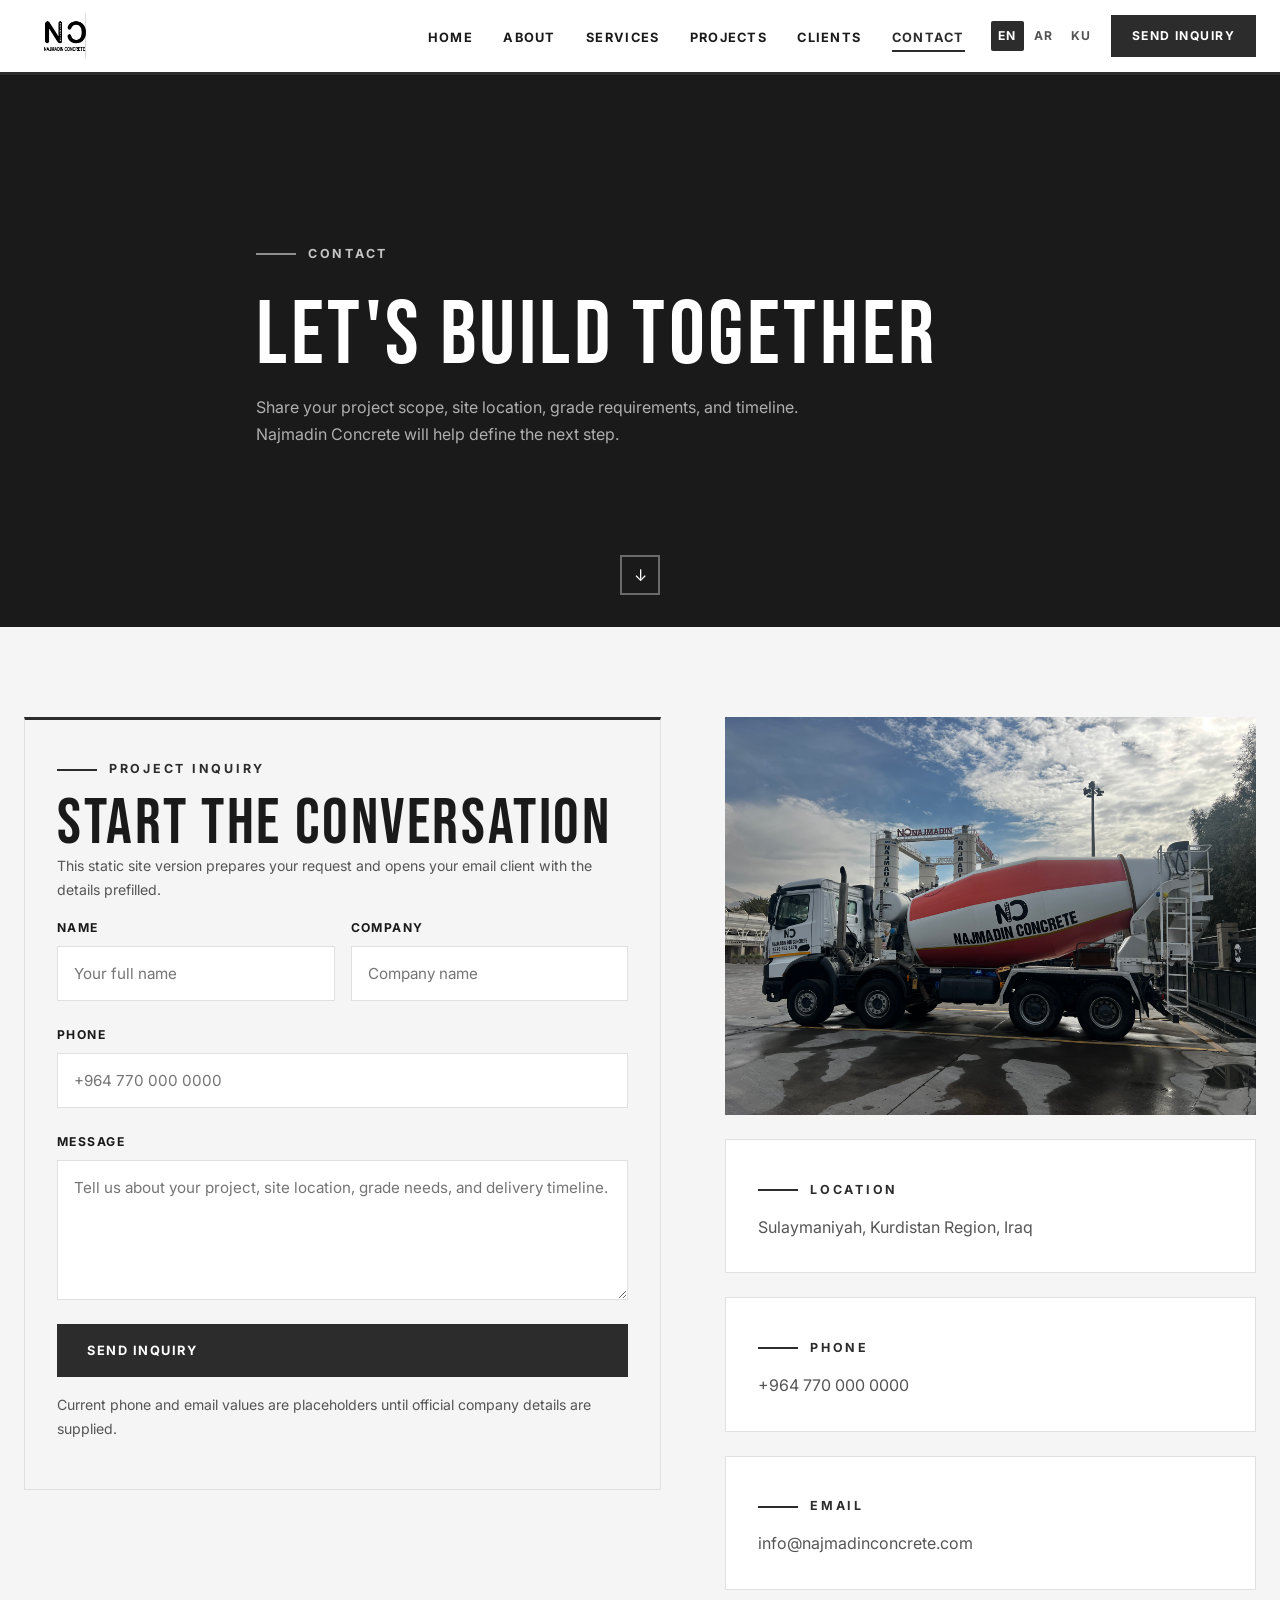
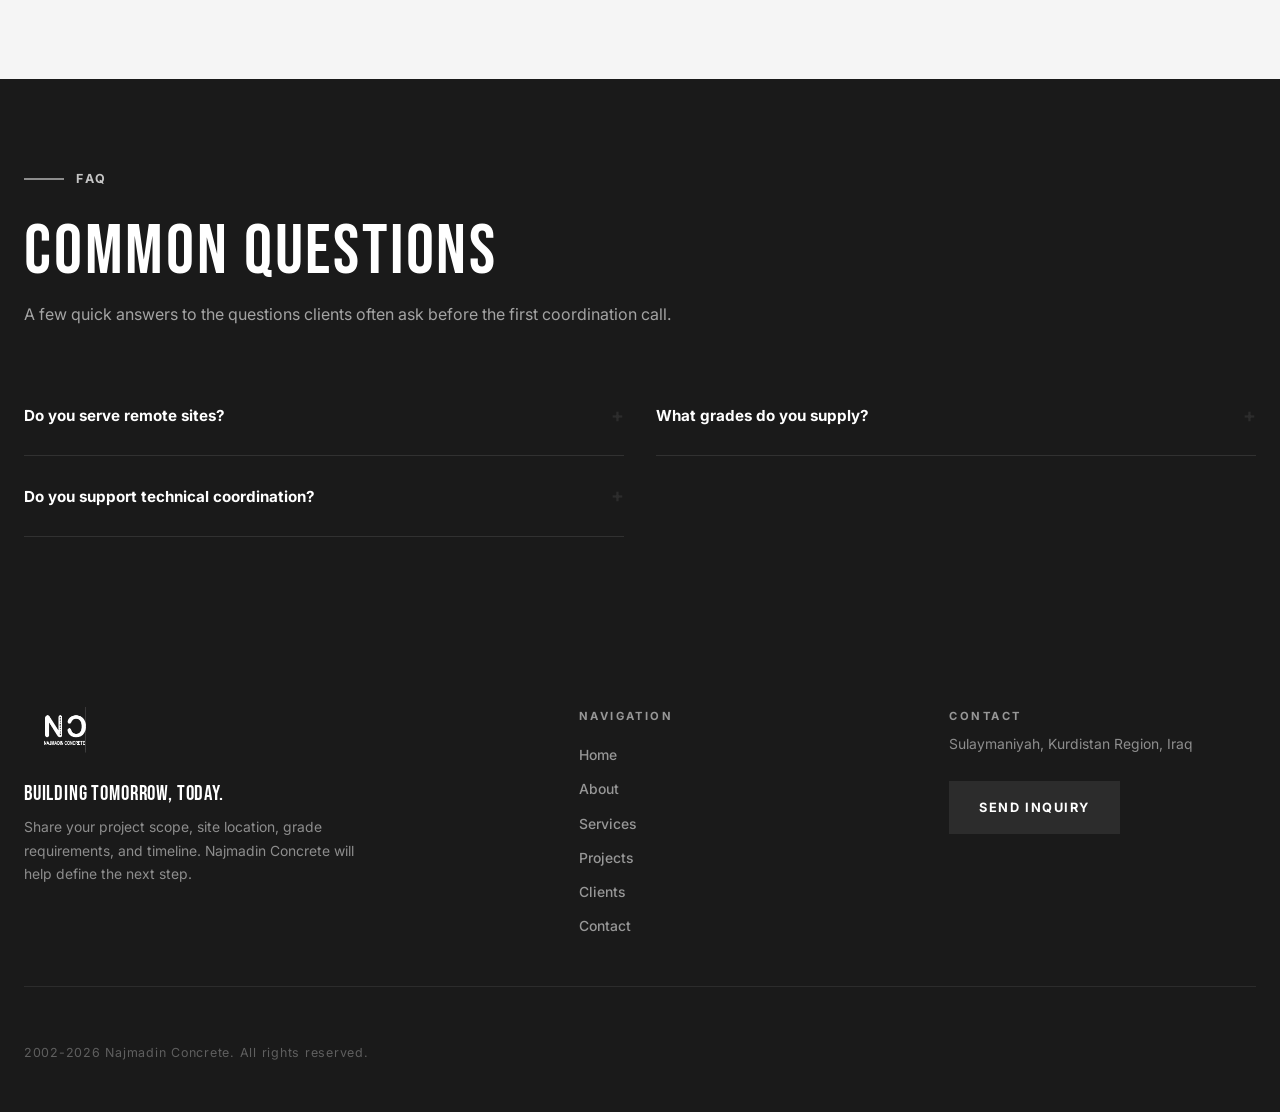
<file: contact.html>
<!doctype html>
<html lang="en" class="notranslate" translate="no">
  <head>
    <meta charset="UTF-8" />
    <meta name="google" content="notranslate" />
    <meta name="viewport" content="width=device-width, initial-scale=1.0" />
    <title>Contact | Najmadin Concrete</title>
    <meta
      name="description"
      content="Contact Najmadin Concrete for project inquiries, concrete supply requirements, and technical support."
    />
    <link rel="preconnect" href="https://fonts.googleapis.com" />
    <link rel="preconnect" href="https://fonts.gstatic.com" crossorigin />
    <link
      href="https://fonts.googleapis.com/css2?family=Bebas+Neue&amp;family=Inter:wght@400;500;600;700;800&amp;family=Tajawal:wght@400;500;700;800&amp;display=swap"
      rel="stylesheet"
    />
    <link rel="stylesheet" href="styles.css" />
    <script src="app.js" defer></script>
    <script src="animations.js" defer></script>
  </head>
  <body class="page page-contact notranslate" data-page="contact" translate="no">
    <div class="site-shell">
      <div class="motion-cursor" aria-hidden="true">
        <span class="motion-cursor__dot"></span>
        <span class="motion-cursor__ring"></span>
      </div>

      <header class="site-header" id="top">
        <div class="container header-row">
          <a class="brand" href="index.html" data-i18n-aria-label="common.home_label">
            <span class="brand-logo-clip" aria-hidden="true">
              <img src="assets/images/logo2.png" alt="" />
            </span>
          </a>
          <div class="header-actions">
            <nav class="nav-panel" aria-label="Primary navigation">
              <ul class="nav-links">
                <li><a class="nav-link" href="index.html" data-page-link="home" data-i18n="nav.home">Home</a></li>
                <li><a class="nav-link" href="about.html" data-page-link="about" data-i18n="nav.about">About</a></li>
                <li><a class="nav-link" href="services.html" data-page-link="services" data-i18n="nav.services">Services</a></li>
                <li><a class="nav-link" href="projects.html" data-page-link="projects" data-i18n="nav.projects">Projects</a></li>
                <li><a class="nav-link" href="clients.html" data-page-link="clients" data-i18n="nav.clients">Clients</a></li>
                <li><a class="nav-link" href="contact.html" data-page-link="contact" data-i18n="nav.contact">Contact</a></li>
              </ul>
            </nav>
            <div class="language-switcher" role="group" data-i18n-aria-label="common.language_label">
              <button type="button" data-lang="en" aria-pressed="true">EN</button>
              <button type="button" data-lang="ar" aria-pressed="false">AR</button>
              <button type="button" data-lang="ku" aria-pressed="false">KU</button>
            </div>
            <a class="header-cta" href="contact.html" data-i18n="button.inquiry">Send Inquiry</a>
            <button class="nav-toggle" type="button" aria-expanded="false" data-i18n-aria-label="common.menu">
              <span></span>
            </button>
          </div>
        </div>
      </header>

      <main class="page-main">
        <section class="page-hero section-cut page-hero-cinematic" data-surface="dark">
          <div class="container section-head reveal-title" data-scroll-shift="0.16">
            <span class="eyebrow" data-i18n="contact.hero.eyebrow">Contact</span>
            <h1 class="display" data-i18n="contact.hero.title">Let's Build Together</h1>
            <p data-i18n="contact.hero.body">
              Share your project scope, site location, grade requirements, and timeline. Najmadin Concrete will help define the next step.
            </p>
          </div>
          <a class="page-hero-scroll" href="#contact-form-section" aria-label="Next section"><span></span></a>
        </section>
        <div class="hero-void" aria-hidden="true"></div>

        <section class="section section-light contact-form-section" id="contact-form-section" data-surface="light">
          <div class="container">
            <div class="contact-layout">
              <article class="card reveal reveal-left">
                <span class="eyebrow" data-i18n="contact.form.eyebrow">Project Inquiry</span>
                <h2 class="display" style="font-size: clamp(2.5rem, 5vw, 4.2rem)" data-i18n="contact.form.title">Start The Conversation</h2>
                <p class="body-copy" data-i18n="contact.form.body">
                  This static site version prepares your request and opens your email client with the details prefilled.
                </p>
                <form class="stack" data-contact-form style="margin-top: 1rem">
                  <div class="field-grid">
                    <div class="field">
                      <label for="name" data-i18n="contact.form.name">Name</label>
                      <input id="name" name="name" type="text" data-i18n-placeholder="contact.form.name_ph" placeholder="Your full name" />
                    </div>
                    <div class="field">
                      <label for="company" data-i18n="contact.form.company">Company</label>
                      <input id="company" name="company" type="text" data-i18n-placeholder="contact.form.company_ph" placeholder="Company name" />
                    </div>
                  </div>
                  <div class="field">
                    <label for="phone" data-i18n="contact.form.phone">Phone</label>
                    <input id="phone" name="phone" type="tel" data-i18n-placeholder="contact.form.phone_ph" placeholder="+964 770 000 0000" />
                  </div>
                  <div class="field">
                    <label for="message" data-i18n="contact.form.message">Message</label>
                    <textarea id="message" name="message" data-i18n-placeholder="contact.form.message_ph" placeholder="Tell us about your project, site location, grade needs, and delivery timeline."></textarea>
                  </div>
                  <div class="form-actions">
                    <button class="button button-primary" type="submit" data-i18n="contact.form.submit">Send Inquiry</button>
                    <p class="form-note" data-i18n="contact.form.note">Current phone and email values are placeholders until official company details are supplied.</p>
                    <p class="form-status" data-form-status aria-live="polite"></p>
                  </div>
                </form>
              </article>

              <div class="stack">
                <figure class="contact-poster poster-frame reveal reveal-zoom" data-delay="1">
                  <img src="assets/images/IMG_2444.JPG" alt="" />
                </figure>
                <article class="info-card reveal reveal-right" data-delay="1">
                  <span class="eyebrow" data-i18n="contact.info.location_label">Location</span>
                  <p data-i18n="common.location_city">Sulaymaniyah, Kurdistan Region, Iraq</p>
                </article>
                <article class="info-card reveal reveal-right" data-delay="2">
                  <span class="eyebrow" data-i18n="contact.info.phone_label">Phone</span>
                  <p><a href="tel:+9647700000000">+964 770 000 0000</a></p>
                </article>
                <article class="info-card reveal reveal-right" data-delay="3">
                  <span class="eyebrow" data-i18n="contact.info.email_label">Email</span>
                  <p><a href="mailto:info@najmadinconcrete.com">info@najmadinconcrete.com</a></p>
                </article>
              </div>
            </div>
          </div>
        </section>

        <section class="section section-cut section-dark section-texture" data-surface="dark">
          <div class="container">
            <div class="section-head reveal">
              <span class="eyebrow" data-i18n="contact.faq.eyebrow">FAQ</span>
              <h2 class="display" data-i18n="contact.faq.title">Common Questions</h2>
              <p data-i18n="contact.faq.body">
                A few quick answers to the questions clients often ask before the first coordination call.
              </p>
            </div>
            <div class="faq-grid">
              <details class="faq-item reveal"><summary data-i18n="contact.faq.q1">Do you serve remote sites?</summary><p data-i18n="contact.faq.a1">Yes. Delivery planning is structured to support difficult routes and hard-to-reach locations.</p></details>
              <details class="faq-item reveal" data-delay="1"><summary data-i18n="contact.faq.q2">What grades do you supply?</summary><p data-i18n="contact.faq.a2">Najmadin Concrete supplies grades from 15 N/mm2 to 100 N/mm2 based on project requirements.</p></details>
              <details class="faq-item reveal" data-delay="2"><summary data-i18n="contact.faq.q3">Do you support technical coordination?</summary><p data-i18n="contact.faq.a3">Yes. Our teams provide mix guidance, production support, and delivery coordination before and during execution.</p></details>
            </div>
          </div>
        </section>
      </main>

      <footer class="site-footer">
        <div class="container footer-grid">
          <div>
            <a class="brand" href="index.html" data-i18n-aria-label="common.home_label">
              <span class="brand-logo-clip" aria-hidden="true">
                <img src="assets/images/logo2.png" alt="" />
              </span>
            </a>
            <div class="display footer-tagline" data-i18n="footer.tagline">Building Tomorrow, Today.</div>
            <p class="footer-text" data-i18n="contact.hero.body">
              Share your project scope, site location, grade requirements, and timeline. Najmadin Concrete will help define the next step.
            </p>
          </div>
          <nav class="footer-nav" aria-label="Footer navigation">
            <p class="footer-nav-label" data-i18n="footer.navigation">Navigation</p>
            <a href="index.html" data-i18n="nav.home">Home</a>
            <a href="about.html" data-i18n="nav.about">About</a>
            <a href="services.html" data-i18n="nav.services">Services</a>
            <a href="projects.html" data-i18n="nav.projects">Projects</a>
            <a href="clients.html" data-i18n="nav.clients">Clients</a>
            <a href="contact.html" data-i18n="nav.contact">Contact</a>
          </nav>
          <div>
            <p class="footer-nav-label" data-i18n="footer.contact">Contact</p>
            <p class="footer-text" data-i18n="common.location_city">Sulaymaniyah, Kurdistan Region, Iraq</p>
            <a class="button button-primary" href="contact.html" style="margin-top:1.5rem;display:inline-flex" data-i18n="button.inquiry">Send Inquiry</a>
          </div>
        </div>
        <div class="container">
          <div class="footer-copy" data-footer-year>&copy; 2002–2026 Najmadin Concrete. All rights reserved.</div>
        </div>
      </footer>
    </div>
  </body>
</html>
</file>
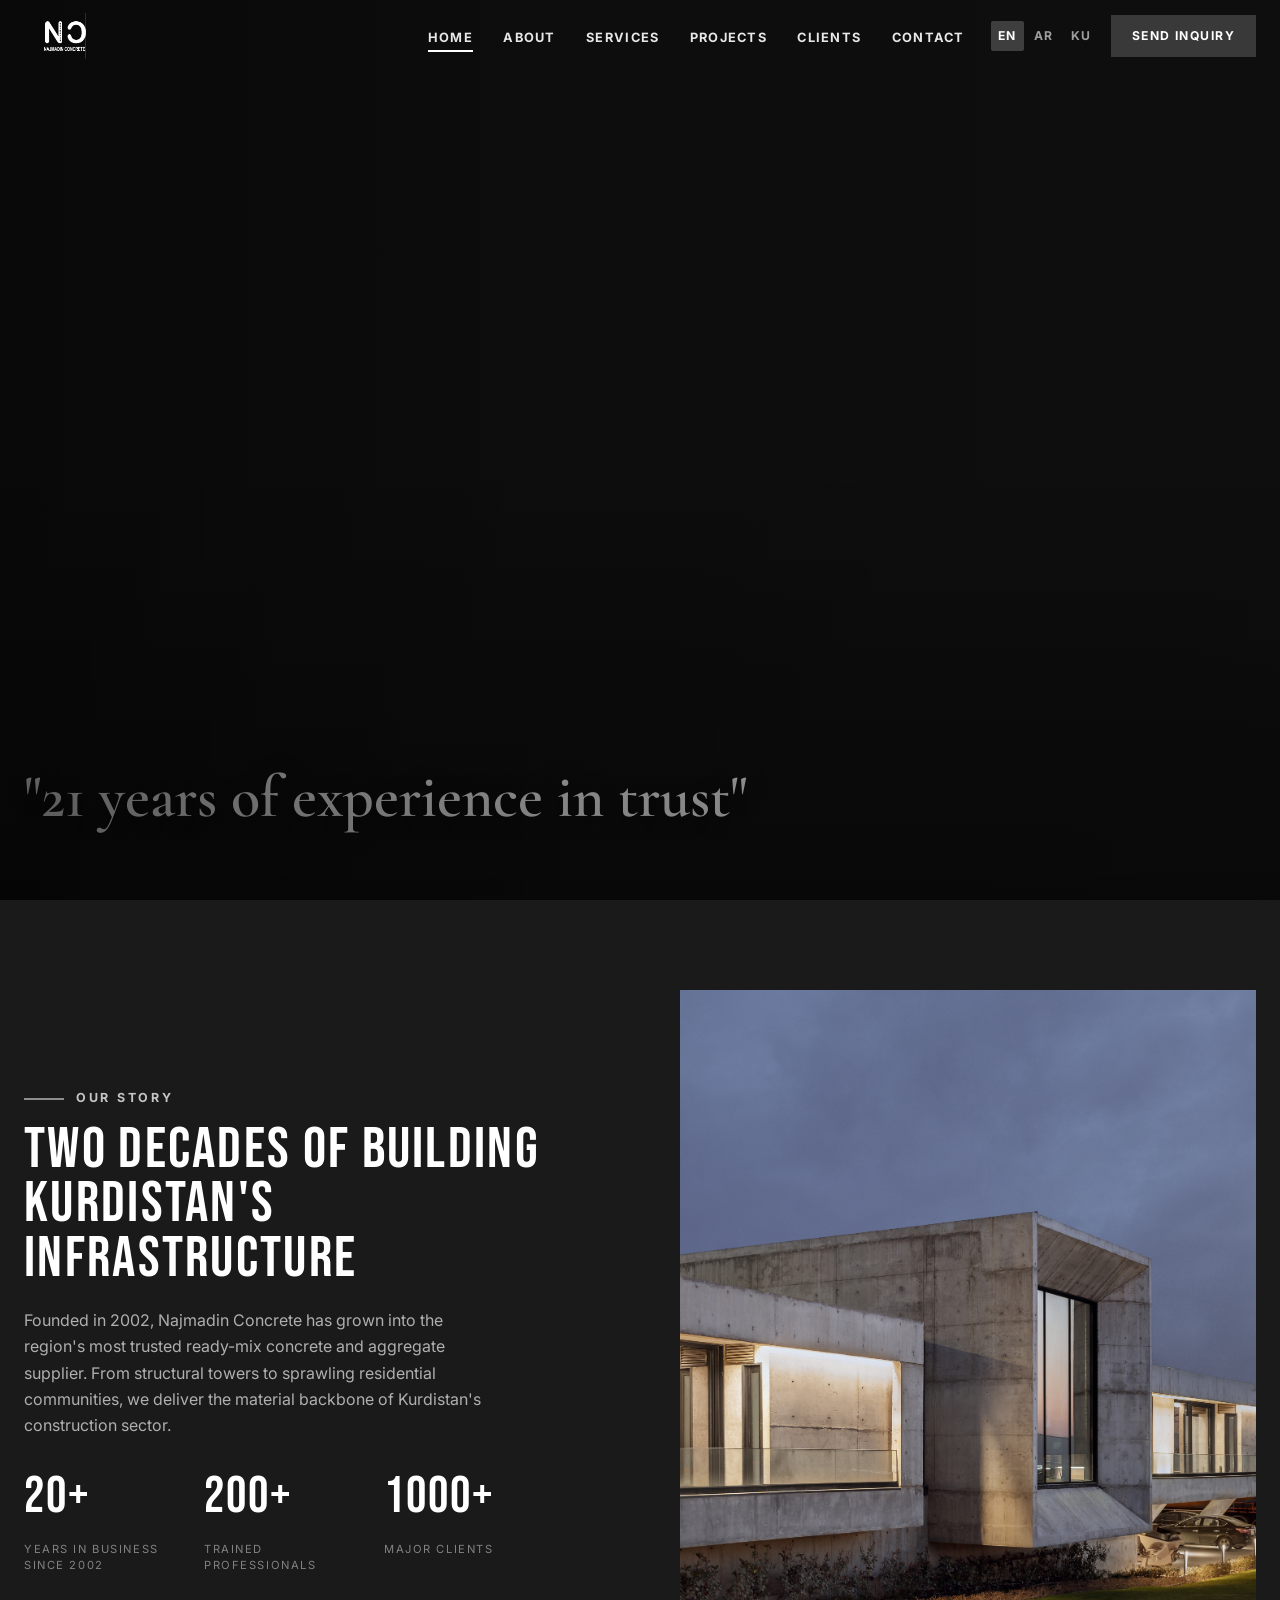
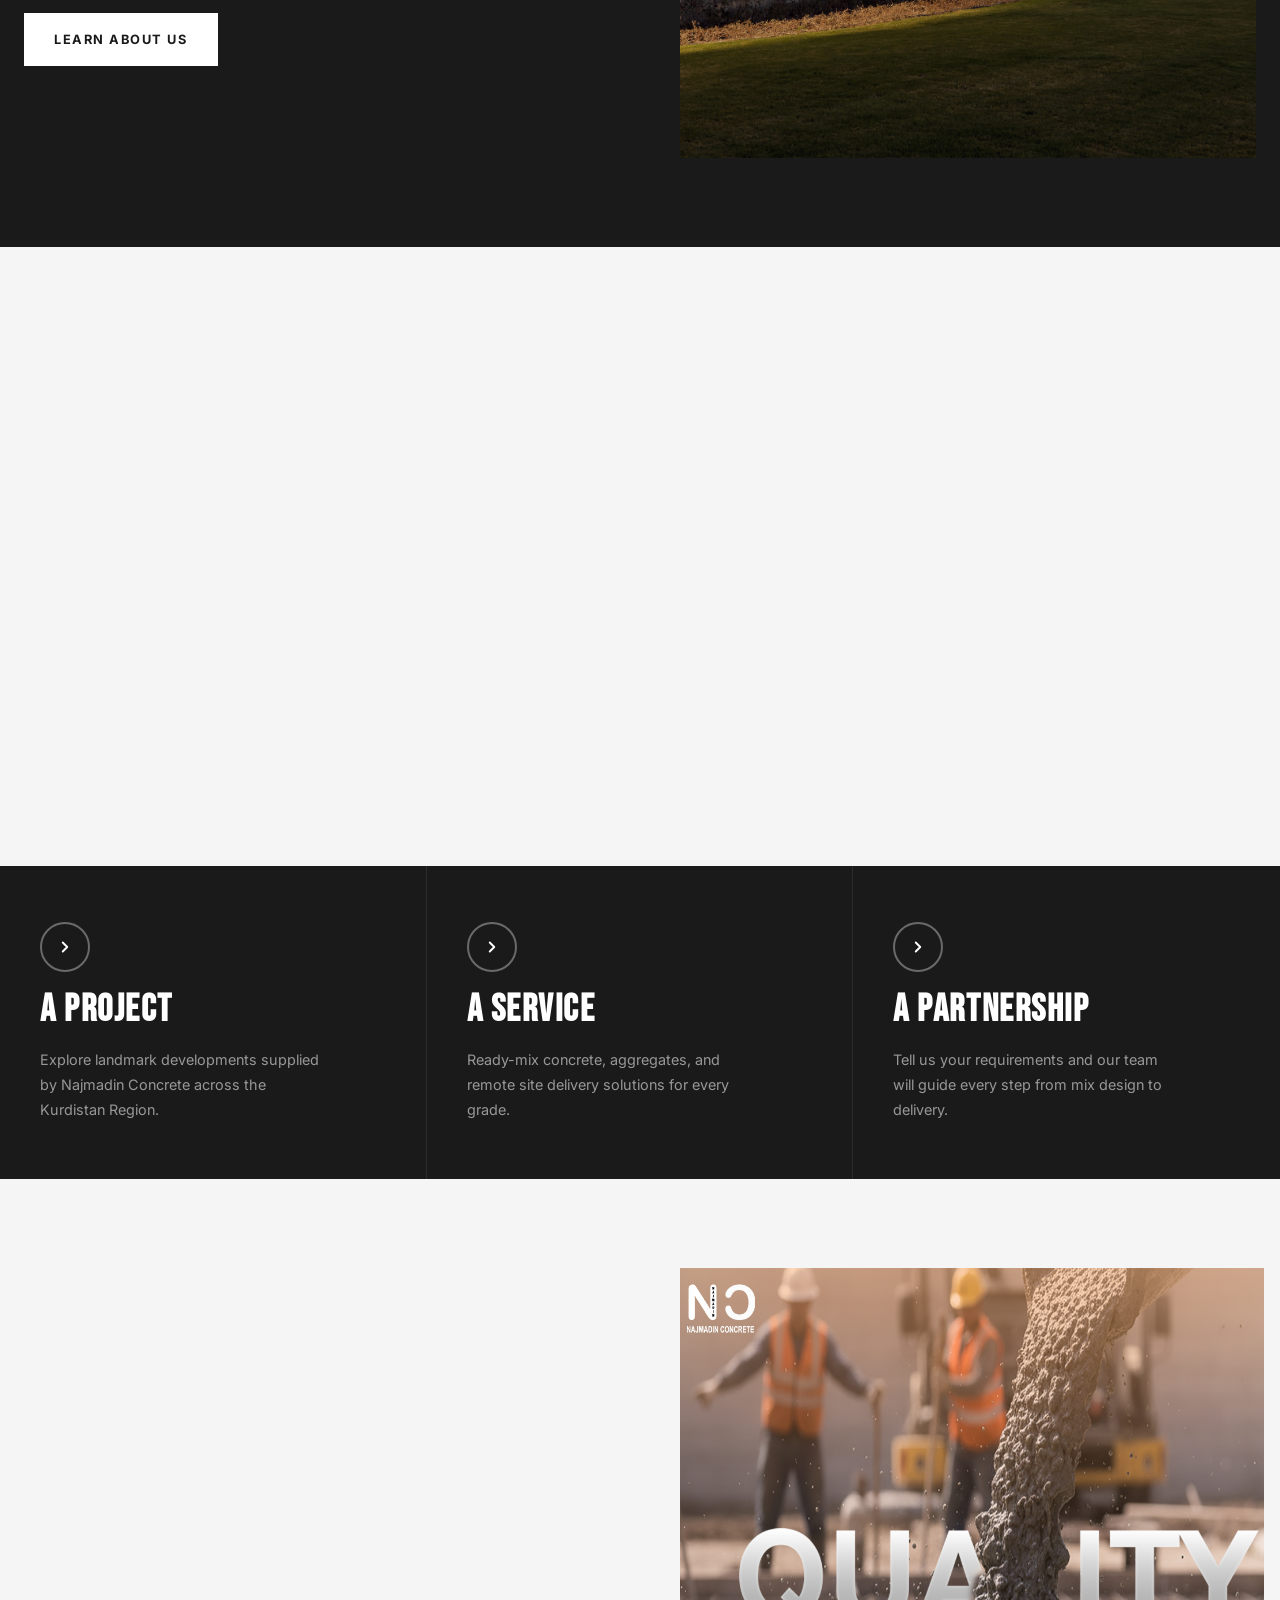
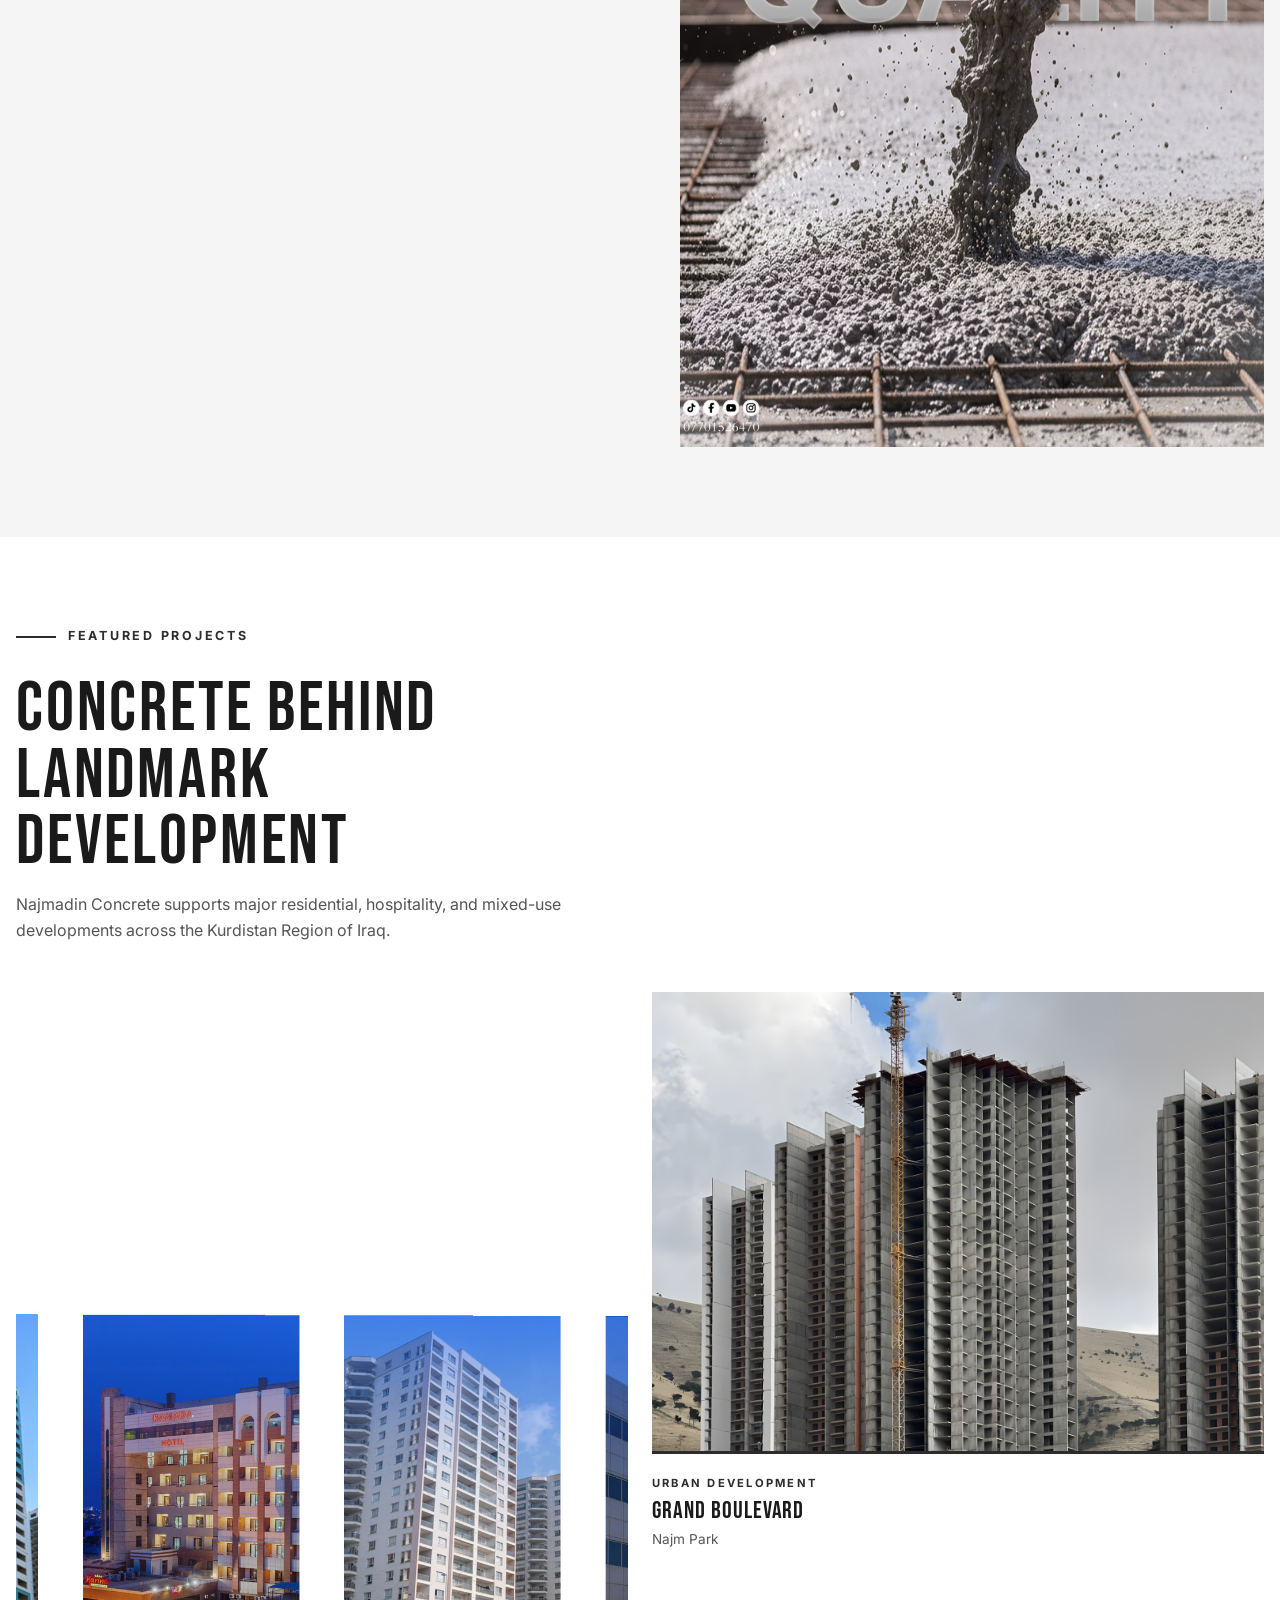
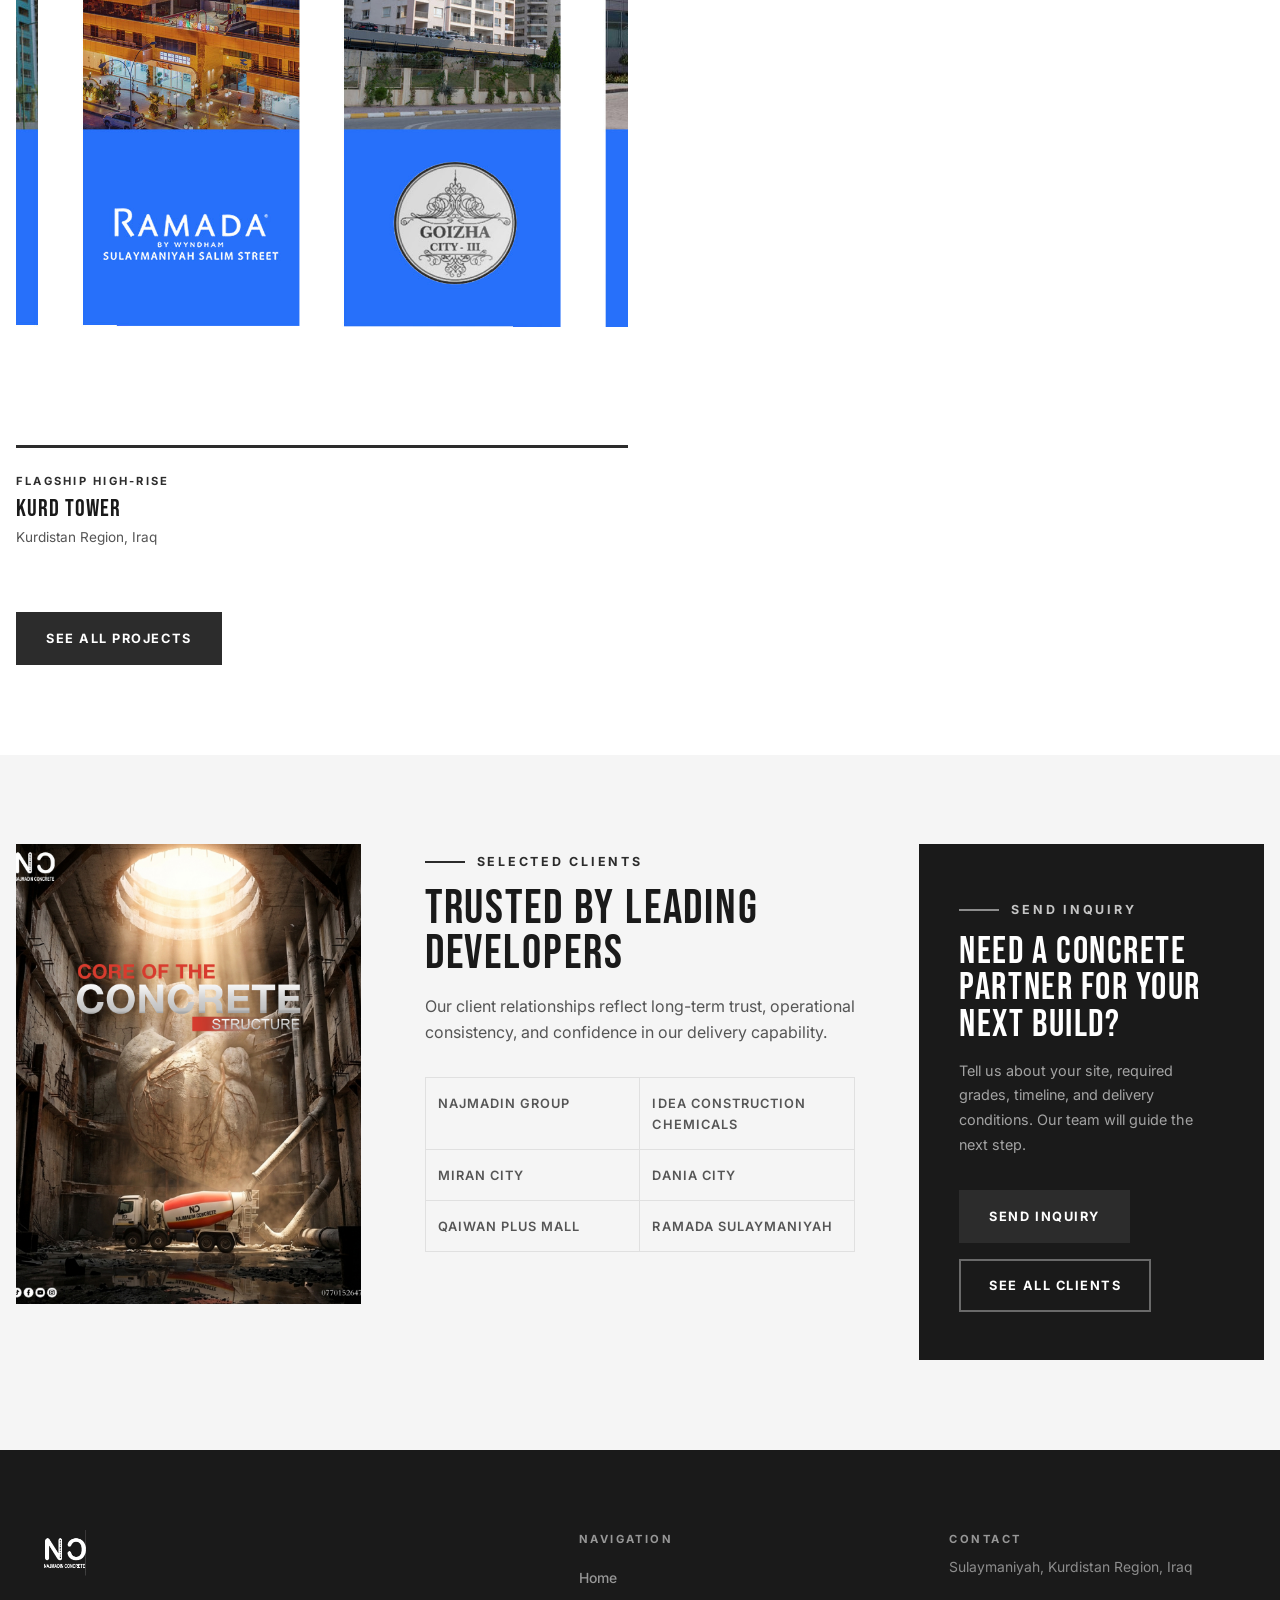
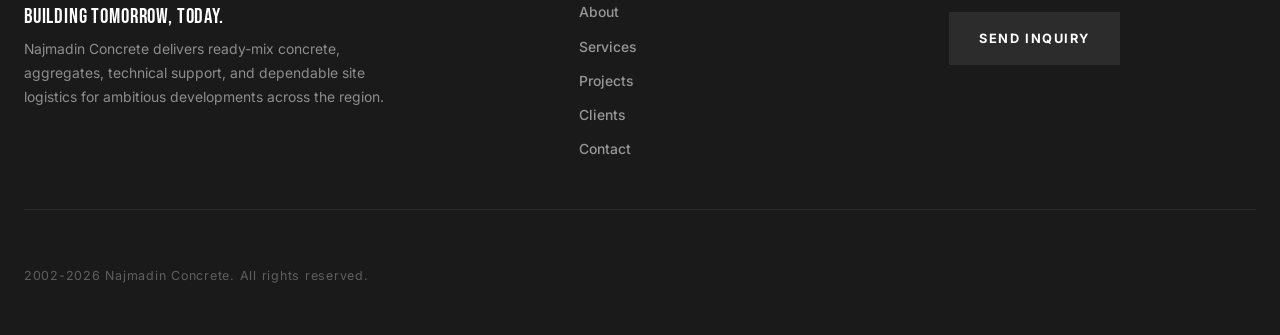
<file: index-whip.html>
<!doctype html>
<html lang="en" class="notranslate" translate="no">
  <head>
    <meta charset="UTF-8" />
    <meta name="google" content="notranslate" />
    <meta name="viewport" content="width=device-width, initial-scale=1.0" />
    <title>Najmadin Concrete | Building Iraq's Future Since 2002</title>
    <meta
      name="description"
      content="Najmadin Concrete is a leading ready-mix concrete and aggregate supplier in the Kurdistan Region of Iraq, delivering durable solutions since 2002."
    />
    <link rel="preconnect" href="https://fonts.googleapis.com" />
    <link rel="preconnect" href="https://fonts.gstatic.com" crossorigin />
    <link
      href="https://fonts.googleapis.com/css2?family=Bebas+Neue&amp;family=Cormorant+Garamond:wght@500;600;700&amp;family=Inter:wght@300;400;500;600;700;800&amp;family=Tajawal:wght@400;500;700;800&amp;display=swap"
      rel="stylesheet"
    />
    <link rel="stylesheet" href="styles.css" />
    <script src="app.js" defer></script>
    <script src="animations.js" defer></script>
  </head>
  <body class="page page-home notranslate" data-page="home" translate="no">
    <div class="site-shell">
      <!-- HEADER -->
      <header class="site-header" id="top">
        <div class="container header-row">
          <a
            class="brand"
            href="index.html"
            data-i18n-aria-label="common.home_label"
          >
            <span class="brand-logo-clip" aria-hidden="true">
              <img src="assets/images/logo2.png" alt="" />
            </span>
          </a>

          <div class="header-actions">
            <nav class="nav-panel" aria-label="Primary navigation">
              <ul class="nav-links">
                <li>
                  <a
                    class="nav-link"
                    href="index.html"
                    data-page-link="home"
                    data-i18n="nav.home"
                    >Home</a
                  >
                </li>
                <li>
                  <a
                    class="nav-link"
                    href="about.html"
                    data-page-link="about"
                    data-i18n="nav.about"
                    >About</a
                  >
                </li>
                <li>
                  <a
                    class="nav-link"
                    href="services.html"
                    data-page-link="services"
                    data-i18n="nav.services"
                    >Services</a
                  >
                </li>
                <li>
                  <a
                    class="nav-link"
                    href="projects.html"
                    data-page-link="projects"
                    data-i18n="nav.projects"
                    >Projects</a
                  >
                </li>
                <li>
                  <a
                    class="nav-link"
                    href="clients.html"
                    data-page-link="clients"
                    data-i18n="nav.clients"
                    >Clients</a
                  >
                </li>
                <li>
                  <a
                    class="nav-link"
                    href="contact.html"
                    data-page-link="contact"
                    data-i18n="nav.contact"
                    >Contact</a
                  >
                </li>
              </ul>
            </nav>

            <div
              class="language-switcher"
              role="group"
              data-i18n-aria-label="common.language_label"
            >
              <button type="button" data-lang="en" aria-pressed="true">
                EN
              </button>
              <button type="button" data-lang="ar" aria-pressed="false">
                AR
              </button>
              <button type="button" data-lang="ku" aria-pressed="false">
                KU
              </button>
            </div>

            <a class="header-cta" href="contact.html" data-i18n="button.inquiry"
              >Send Inquiry</a
            >

            <button
              class="nav-toggle"
              type="button"
              aria-expanded="false"
              data-i18n-aria-label="common.menu"
            >
              <span></span>
            </button>
          </div>
        </div>
      </header>

      <main class="page-main home-page-main" style="padding-top: 0">
        <!-- ─────────────────────────────────────────────────────── -->
        <!-- HERO: Full-viewport video background                    -->
        <!-- ─────────────────────────────────────────────────────── -->
        <section
          class="section home-entrance"
          data-home-scene
          data-surface="dark"
          style="padding: 0"
        >
          <div class="home-entrance-media" aria-hidden="true">
            <video autoplay muted loop playsinline preload="metadata">
              <source
                src="assets/videos/Najmadin%20concrete%20TV-C%20FINAL%20VERSION%20(1).mp4"
                type="video/mp4"
              />
            </video>
          </div>

          <div class="home-entrance-shell container">
            <h1 class="home-entrance-message reveal is-visible">
              <span
                class="home-entrance-message__primary"
                dir="auto"
                data-i18n="home.hero.trust.primary"
                >21 years of experience in trust</span
              >
              <span
                class="home-entrance-message__secondary"
                lang="ku"
                dir="rtl"
                data-i18n="home.hero.trust.secondary"
              ></span>
            </h1>
          </div>
        </section>

        <!-- ─────────────────────────────────────────────────────── -->
        <!-- ABOUT: Company story & stats                            -->
        <!-- ─────────────────────────────────────────────────────── -->
        <section
          class="section section-dark home-about-section"
          id="home-about"
          data-surface="dark"
        >
          <div class="container">
            <div class="home-about-grid">
              <article class="home-about-copy reveal">
                <span class="eyebrow" data-i18n="about.story.eyebrow"
                  >Our Story</span
                >
                <h2 class="display" data-i18n="home.about.title">
                  Two Decades Of Building Kurdistan's Infrastructure
                </h2>
                <p class="body-copy" data-i18n="home.about.body">
                  Founded in 2002, Najmadin Concrete has grown into the region's
                  most trusted ready-mix concrete and aggregate supplier. From
                  structural towers to sprawling residential communities, we
                  deliver the material backbone of Kurdistan's construction
                  sector.
                </p>
                <div class="home-about-stats">
                  <div class="home-about-stat">
                    <span class="stat-number display">20+</span>
                    <span class="stat-label" data-i18n="common.stats.years"
                      >Years Since 2002</span
                    >
                  </div>
                  <div class="home-about-stat">
                    <span class="stat-number display">200+</span>
                    <span class="stat-label" data-i18n="common.stats.people"
                      >Trained Professionals</span
                    >
                  </div>
                  <div class="home-about-stat">
                    <span class="stat-number display">1000+</span>
                    <span class="stat-label" data-i18n="common.stats.clients"
                      >Major Clients</span
                    >
                  </div>
                </div>
                <a
                  class="button btn-white"
                  href="about.html"
                  data-i18n="button.about"
                  >Learn About Us</a
                >
              </article>
              <figure
                class="home-about-image poster-frame reveal"
                data-delay="1"
              >
                <img
                  src="assets/projects/projects_overview_1.png"
                  alt="Najmadin Concrete operations"
                />
              </figure>
            </div>
          </div>
        </section>

        <!-- ─────────────────────────────────────────────────────── -->
        <!-- VISION: Values & mission                                -->
        <!-- ─────────────────────────────────────────────────────── -->
        <section
          class="section section-light home-vision-section"
          data-surface="light"
        >
          <div class="container">
            <div class="home-vision-grid">
              <div class="home-vision-intro reveal">
                <span class="eyebrow" data-i18n="home.vision.eyebrow"
                  >Our Vision</span
                >
                <h2 class="display" data-i18n="home.vision.title">
                  A Stronger Kurdistan Built On Concrete We Stand Behind
                </h2>
                <p class="body-copy" data-i18n="home.vision.body">
                  We exist to give builders the material confidence they need -
                  on schedule, to specification, on every project that matters.
                </p>
              </div>
              <div class="home-vision-cards">
                <article class="vision-card reveal">
                  <h3 class="display" data-i18n="home.vision.card1.title">
                    Quality First
                  </h3>
                  <p data-i18n="home.vision.card1.body">
                    Every mix is controlled, tested, and delivered to
                    specification - from 15 N/mm2 to 100 N/mm2 with disciplined
                    28-day strength monitoring.
                  </p>
                </article>
                <article class="vision-card reveal" data-delay="1">
                  <h3 class="display" data-i18n="home.vision.card2.title">
                    Built To Last
                  </h3>
                  <p data-i18n="home.vision.card2.body">
                    Our concrete supports the structures that define Kurdistan's
                    cities - towers, communities, hotels, and institutions
                    engineered to endure.
                  </p>
                </article>
                <article class="vision-card reveal" data-delay="2">
                  <h3 class="display" data-i18n="home.vision.card3.title">
                    Always Reliable
                  </h3>
                  <p data-i18n="home.vision.card3.body">
                    On-time delivery, technical precision, and a team that stays
                    engaged from inquiry through final placement on even the
                    most demanding sites.
                  </p>
                </article>
              </div>
            </div>
          </div>
        </section>

        <!-- ─────────────────────────────────────────────────────── -->
        <!-- ACTION CARDS: Turner-style 3-column CTA                 -->
        <!-- ─────────────────────────────────────────────────────── -->
        <div class="action-cards" id="action-cards">
          <a class="action-card" href="projects.html">
            <div class="action-card-icon" aria-hidden="true">
              <svg viewBox="0 0 24 24">
                <polyline points="9 18 15 12 9 6" />
              </svg>
            </div>
            <h2 class="action-card-title" data-i18n="home.action.project.title">
              A Project
            </h2>
            <p class="action-card-body" data-i18n="home.action.project.body">
              Explore landmark developments supplied by Najmadin Concrete across
              the Kurdistan Region.
            </p>
          </a>

          <a class="action-card" href="services.html">
            <div class="action-card-icon" aria-hidden="true">
              <svg viewBox="0 0 24 24">
                <polyline points="9 18 15 12 9 6" />
              </svg>
            </div>
            <h2 class="action-card-title" data-i18n="home.action.service.title">
              A Service
            </h2>
            <p class="action-card-body" data-i18n="home.action.service.body">
              Ready-mix concrete, aggregates, and remote site delivery solutions
              for every grade.
            </p>
          </a>

          <a class="action-card" href="contact.html">
            <div class="action-card-icon" aria-hidden="true">
              <svg viewBox="0 0 24 24">
                <polyline points="9 18 15 12 9 6" />
              </svg>
            </div>
            <h2
              class="action-card-title"
              data-i18n="home.action.partnership.title"
            >
              A Partnership
            </h2>
            <p
              class="action-card-body"
              data-i18n="home.action.partnership.body"
            >
              Tell us your requirements and our team will guide every step from
              mix design to delivery.
            </p>
          </a>
        </div>

        <!-- ─────────────────────────────────────────────────────── -->
        <!-- SERVICES SECTION                                        -->
        <!-- ─────────────────────────────────────────────────────── -->
        <section class="section home-service-lab" data-surface="light">
          <div class="container-wide home-service-lab-grid">
            <article class="home-service-lab-copy reveal">
              <span class="eyebrow" data-i18n="home.services.eyebrow"
                >Featured Services</span
              >
              <h2 class="display" data-i18n="home.services.title">
                What We Deliver
              </h2>
              <p class="body-copy" data-i18n="home.services.body">
                From structural-grade ready-mix to aggregate supply and
                technical guidance, our teams support performance from the plant
                to the project site.
              </p>

              <div class="home-service-list">
                <button
                  class="home-service-item is-active"
                  type="button"
                  data-service-target="ready"
                >
                  <span class="home-service-index">01</span>
                  <span>
                    <span
                      class="home-service-name display"
                      data-i18n="home.services.card1.title"
                      >Ready-Mix Concrete</span
                    >
                    <span
                      class="home-service-text"
                      data-i18n="home.services.card1.body"
                      >All grades from 15 N/mm² to 100 N/mm² with disciplined
                      production control.</span
                    >
                  </span>
                </button>
                <button
                  class="home-service-item"
                  type="button"
                  data-service-target="aggregate"
                >
                  <span class="home-service-index">02</span>
                  <span>
                    <span
                      class="home-service-name display"
                      data-i18n="home.services.card2.title"
                      >Aggregates &amp; Gravel</span
                    >
                    <span
                      class="home-service-text"
                      data-i18n="home.services.card2.body"
                      >Stable upstream material supply that supports consistency
                      and delivery speed.</span
                    >
                  </span>
                </button>
                <button
                  class="home-service-item"
                  type="button"
                  data-service-target="remote"
                >
                  <span class="home-service-index">03</span>
                  <span>
                    <span
                      class="home-service-name display"
                      data-i18n="home.services.card3.title"
                      >Remote Site Delivery</span
                    >
                    <span
                      class="home-service-text"
                      data-i18n="home.services.card3.body"
                      >Logistics capability built for hard-to-reach locations
                      and demanding schedules.</span
                    >
                  </span>
                </button>
              </div>

              <div class="service-standard-strip reveal" data-delay="1">
                <p class="section-note" data-i18n="services.standards">
                  Compliant with ASTM · ACI · BS · IS · EN standards
                </p>
                <a
                  class="button button-primary"
                  href="services.html"
                  data-i18n="button.services"
                  >Our Services</a
                >
              </div>
            </article>

            <div class="home-service-visual reveal" data-delay="1">
              <figure
                class="home-service-panel poster-frame is-active"
                data-service-image="ready"
              >
                <img src="assets/images/22.jpg" alt="Ready-Mix Concrete" />
              </figure>
              <figure
                class="home-service-panel poster-frame"
                data-service-image="aggregate"
              >
                <img
                  src="assets/images/33%20(1).jpg"
                  alt="Aggregates and Gravel"
                />
              </figure>
              <figure
                class="home-service-panel poster-frame"
                data-service-image="remote"
              >
                <img
                  src="assets/images/3%20(2).jpg"
                  alt="Remote Site Delivery"
                />
              </figure>
            </div>
          </div>
        </section>

        <!-- ─────────────────────────────────────────────────────── -->
        <!-- FEATURED PROJECTS                                        -->
        <!-- ─────────────────────────────────────────────────────── -->
        <section class="section home-project-journal" data-surface="light">
          <div class="container-wide">
            <div class="section-head home-journal-head reveal">
              <span class="eyebrow" data-i18n="home.projects.eyebrow"
                >Featured Projects</span
              >
              <h2 class="display" data-i18n="home.projects.title">
                Concrete Behind Landmark Development
              </h2>
              <p data-i18n="home.projects.body">
                Najmadin Concrete supports major residential, hospitality, and
                mixed-use developments across the Kurdistan Region of Iraq.
              </p>
            </div>

            <div class="home-journal-grid">
              <article class="home-journal-feature reveal">
                <figure class="home-journal-feature-media poster-frame">
                  <img
                    src="assets/projects/kurd_tower_1.png"
                    alt="Kurd Tower"
                  />
                </figure>
                <div class="home-journal-feature-copy">
                  <span class="kicker" data-i18n="projects.kicker.flagship"
                    >Flagship High-Rise</span
                  >
                  <h3 class="display">Kurd Tower</h3>
                  <p data-i18n="common.location_region">
                    Kurdistan Region, Iraq
                  </p>
                </div>
              </article>

              <article class="home-journal-card reveal" data-delay="1">
                <figure class="poster-frame">
                  <img
                    src="assets/projects/grand_boulevard_1.png"
                    alt="Grand Boulevard"
                  />
                </figure>
                <div class="home-journal-card-copy">
                  <span class="kicker" data-i18n="projects.kicker.urban"
                    >Urban Development</span
                  >
                  <h3 class="display">Grand Boulevard</h3>
                  <p>Najm Park</p>
                </div>
              </article>

              <article class="home-journal-card reveal" data-delay="2">
                <figure class="poster-frame">
                  <img
                    src="assets/projects/shary_aram_1.png"
                    alt="Shary Aram"
                  />
                </figure>
                <div class="home-journal-card-copy">
                  <span class="kicker" data-i18n="projects.kicker.residential"
                    >Residential</span
                  >
                  <h3 class="display">Shary Aram</h3>
                  <p data-i18n="common.location_region">
                    Kurdistan Region, Iraq
                  </p>
                </div>
              </article>
            </div>

            <div class="cta-actions reveal" data-delay="1">
              <a
                class="button button-primary"
                href="projects.html"
                data-i18n="button.all_projects"
                >See All Projects</a
              >
            </div>
          </div>
        </section>

        <!-- ─────────────────────────────────────────────────────── -->
        <!-- CLIENTS + CTA                                           -->
        <!-- ─────────────────────────────────────────────────────── -->
        <section class="section home-trust-band" data-surface="light">
          <div class="container-wide home-trust-grid">
            <figure class="home-trust-image poster-frame reveal">
              <img
                src="assets/images/4%20(1).jpg"
                alt="Najmadin Concrete Operations"
              />
            </figure>

            <article class="home-trust-copy reveal" data-delay="1">
              <span class="eyebrow" data-i18n="home.clients.eyebrow"
                >Selected Clients</span
              >
              <h2 class="display" data-i18n="home.clients.title">
                Trusted By Leading Developers
              </h2>
              <p class="body-copy" data-i18n="home.clients.body">
                Our client relationships reflect long-term trust, operational
                consistency, and confidence in our delivery capability.
              </p>
              <div class="client-ribbon-grid">
                <span>Najmadin Group</span>
                <span>Idea Construction Chemicals</span>
                <span>Miran City</span>
                <span>Dania City</span>
                <span>Qaiwan Plus Mall</span>
                <span>Ramada Sulaymaniyah</span>
              </div>
            </article>

            <aside class="home-trust-cta reveal" data-delay="2">
              <span class="eyebrow" data-i18n="button.inquiry"
                >Send Inquiry</span
              >
              <h2 class="display" data-i18n="home.cta.title">
                Need A Concrete Partner For Your Next Build?
              </h2>
              <p data-i18n="home.cta.body">
                Tell us about your site, required grades, timeline, and delivery
                conditions. Our team will guide the next step.
              </p>
              <div class="cta-actions">
                <a
                  class="button button-primary"
                  href="contact.html"
                  data-i18n="button.inquiry"
                  >Send Inquiry</a
                >
                <a
                  class="button button-secondary"
                  href="clients.html"
                  data-i18n="button.all_clients"
                  >See All Clients</a
                >
              </div>
            </aside>
          </div>
        </section>
      </main>

      <!-- FOOTER -->
      <footer class="site-footer">
        <div class="container footer-grid">
          <div>
            <a
              class="brand"
              href="index.html"
              data-i18n-aria-label="common.home_label"
            >
              <span class="brand-logo-clip" aria-hidden="true">
                <img src="assets/images/logo2.png" alt="" />
              </span>
            </a>
            <div class="display footer-tagline" data-i18n="footer.tagline">
              Building Tomorrow, Today.
            </div>
            <p class="footer-text" data-i18n="home.hero.body">
              Najmadin Concrete delivers ready-mix concrete, aggregates,
              technical support, and dependable site logistics for ambitious
              developments across the region.
            </p>
          </div>

          <nav class="footer-nav" aria-label="Footer navigation">
            <p class="footer-nav-label" data-i18n="footer.navigation">
              Navigation
            </p>
            <a href="index.html" data-i18n="nav.home">Home</a>
            <a href="about.html" data-i18n="nav.about">About</a>
            <a href="services.html" data-i18n="nav.services">Services</a>
            <a href="projects.html" data-i18n="nav.projects">Projects</a>
            <a href="clients.html" data-i18n="nav.clients">Clients</a>
            <a href="contact.html" data-i18n="nav.contact">Contact</a>
          </nav>

          <div>
            <p class="footer-nav-label" data-i18n="footer.contact">Contact</p>
            <p
              class="footer-text"
              style="margin-bottom: 0.5rem"
              data-i18n="common.location_city"
            >
              Sulaymaniyah, Kurdistan Region, Iraq
            </p>
            <a
              class="button button-primary"
              href="contact.html"
              style="margin-top: 1.5rem; display: inline-flex"
              data-i18n="button.inquiry"
              >Send Inquiry</a
            >
          </div>
        </div>

        <div class="container">
          <div class="footer-copy" data-footer-year>
            &copy; 2002–2026 Najmadin Concrete. All rights reserved.
          </div>
        </div>
      </footer>
    </div>
    <!-- /site-shell -->
  </body>
</html>
</file>
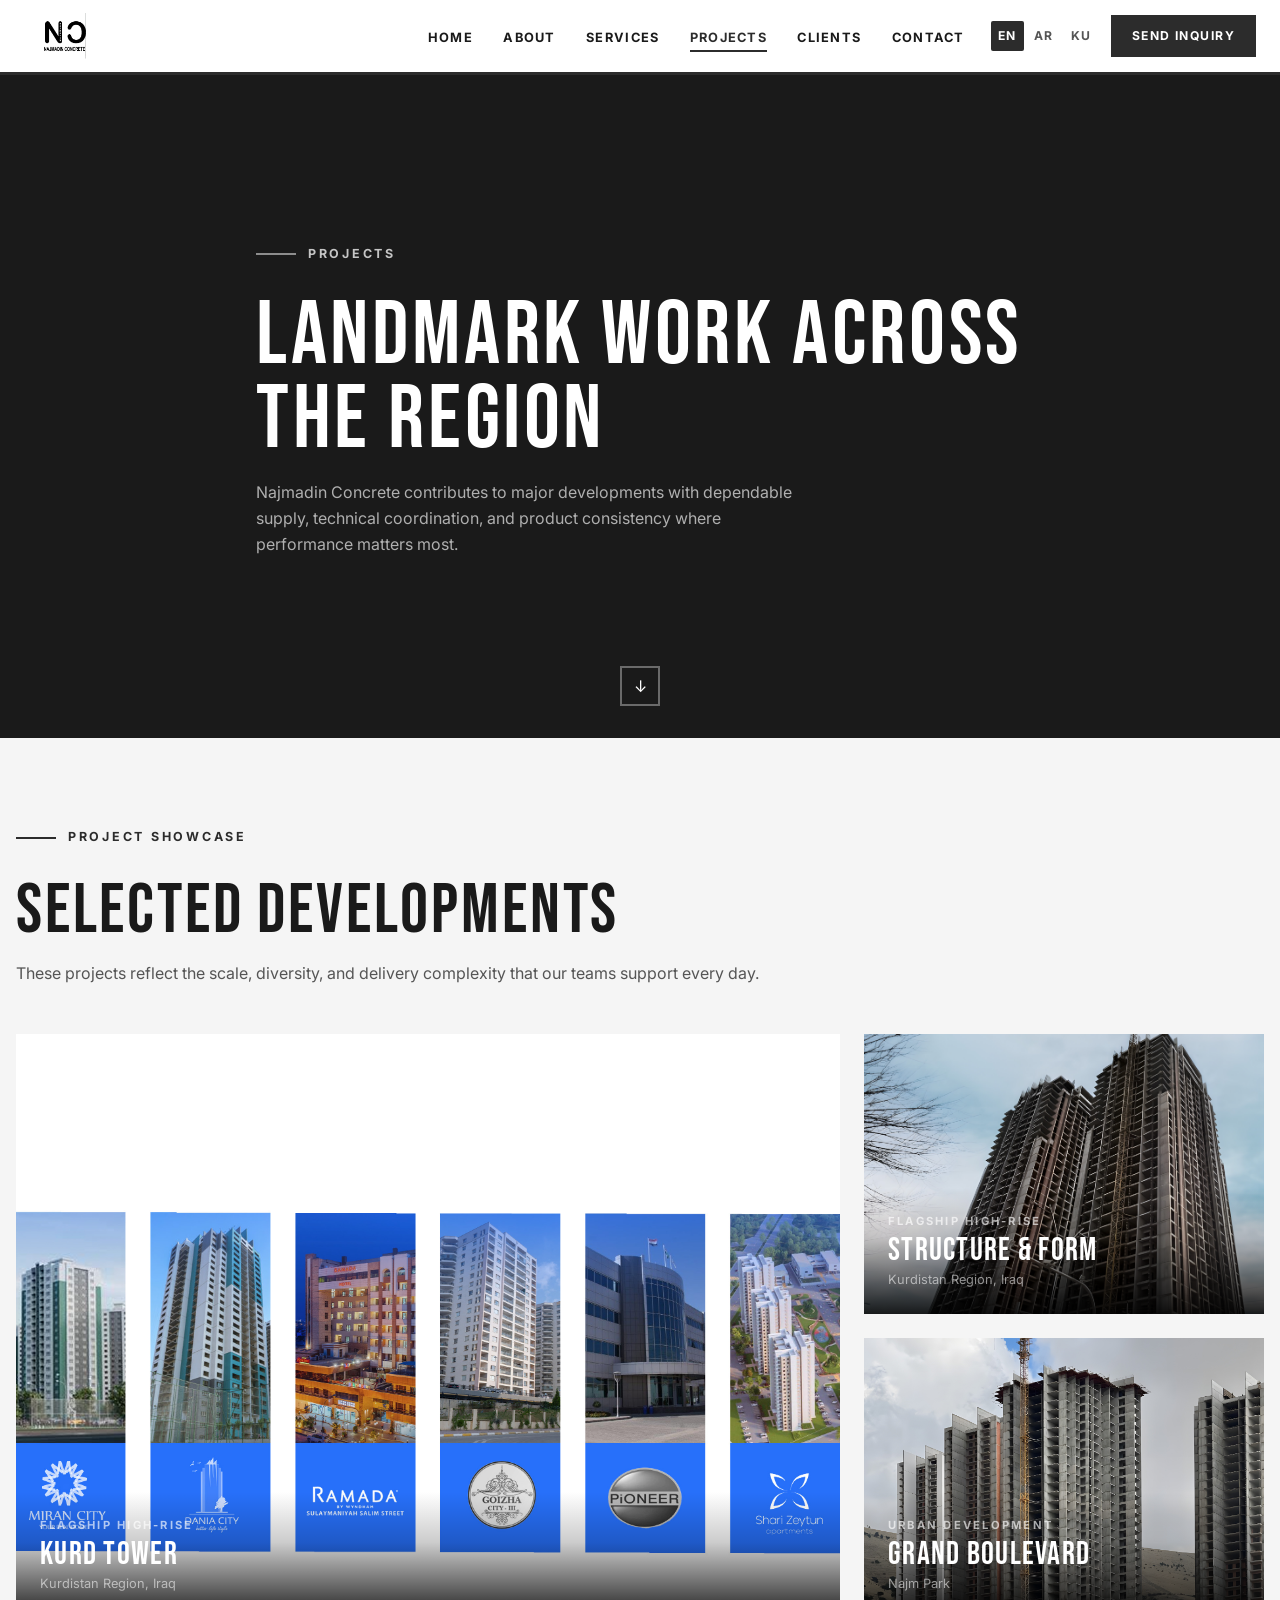
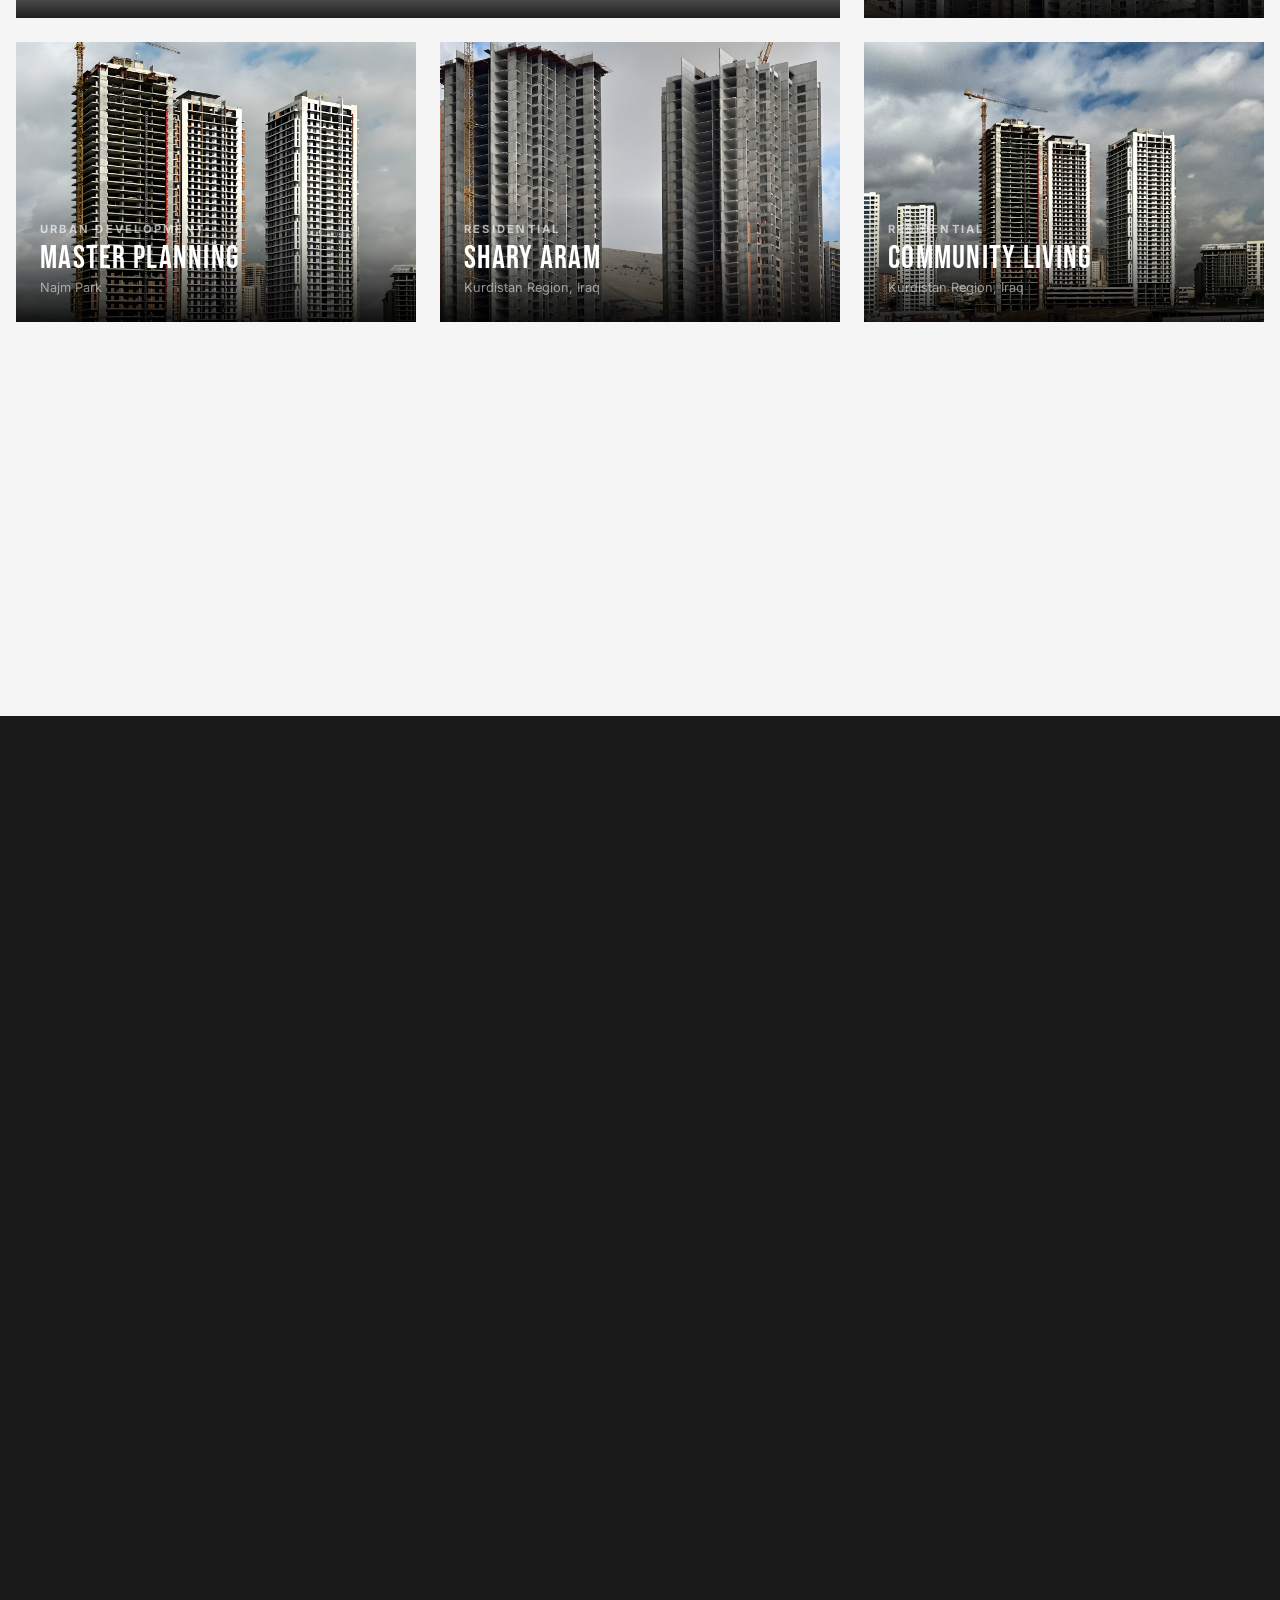
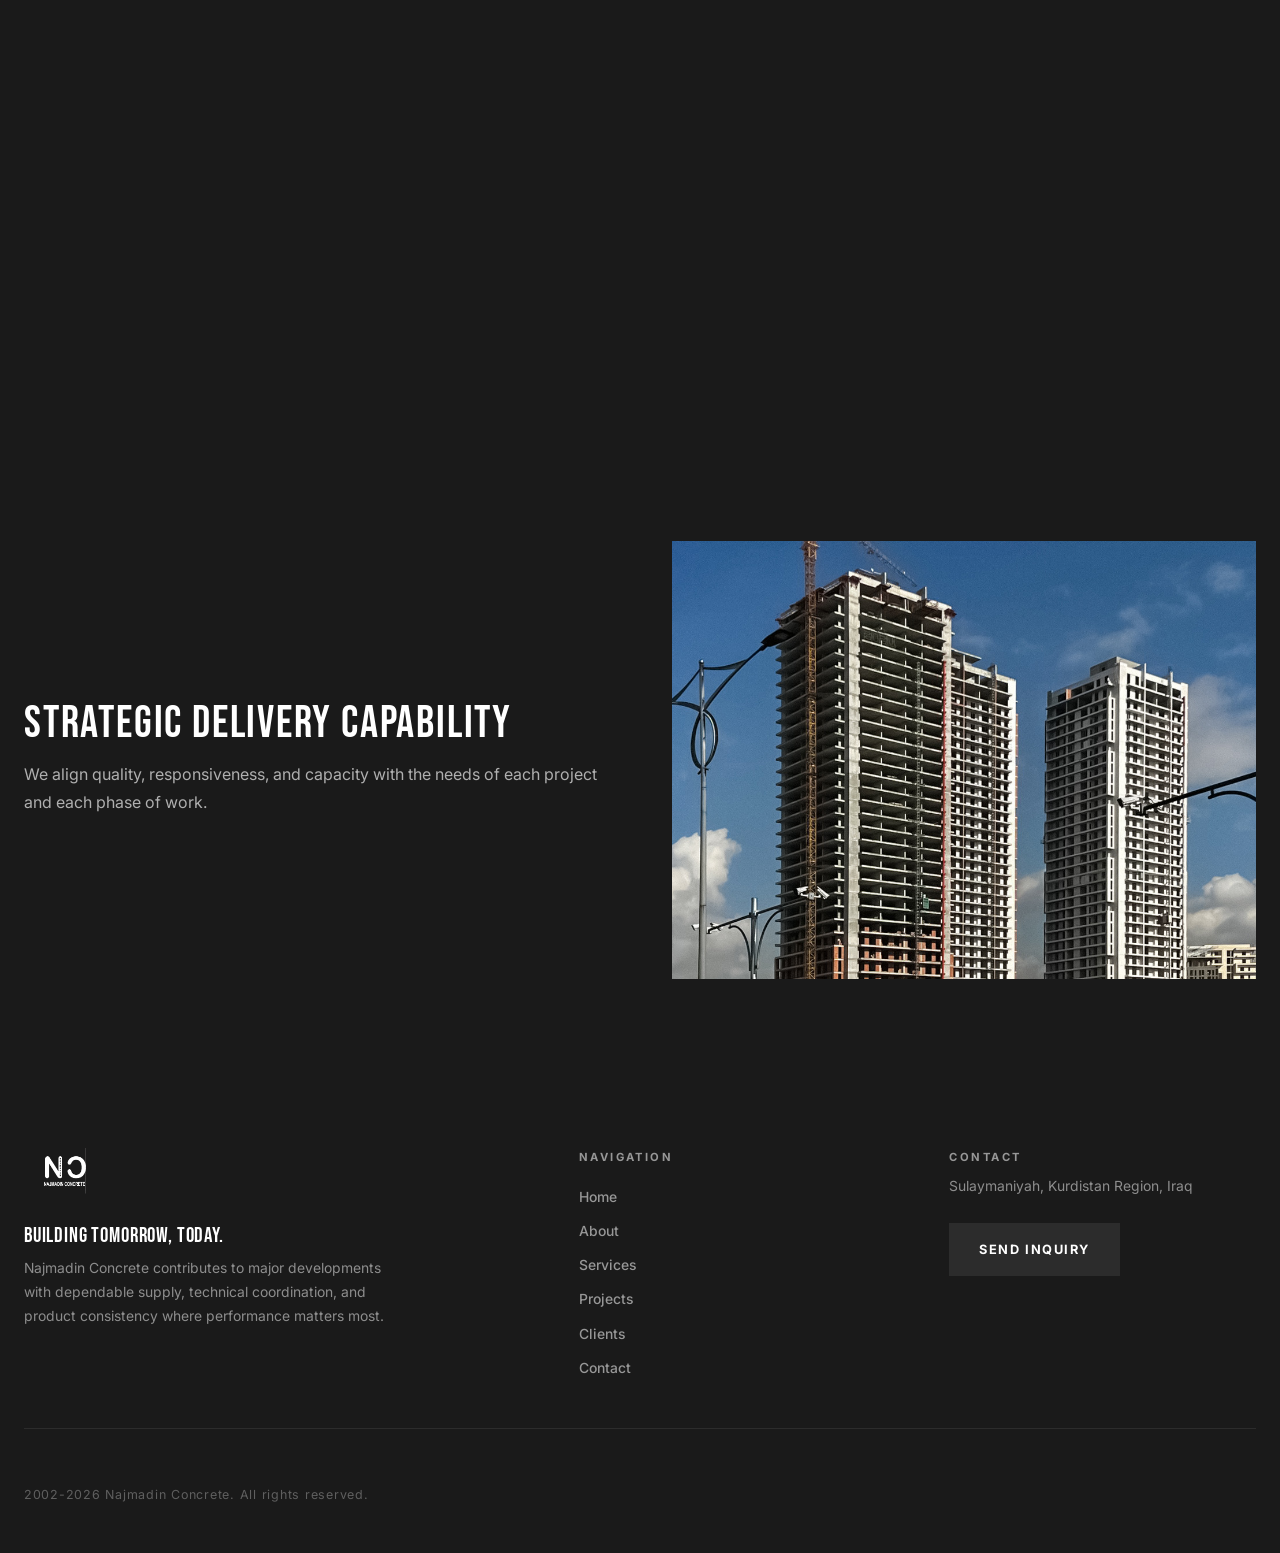
<file: projects.html>
<!doctype html>
<html lang="en" class="notranslate" translate="no">
  <head>
    <meta charset="UTF-8" />
    <meta name="google" content="notranslate" />
    <meta name="viewport" content="width=device-width, initial-scale=1.0" />
    <title>Projects | Najmadin Concrete</title>
    <meta
      name="description"
      content="See landmark developments supplied by Najmadin Concrete across the Kurdistan Region of Iraq."
    />
    <link rel="preconnect" href="https://fonts.googleapis.com" />
    <link rel="preconnect" href="https://fonts.gstatic.com" crossorigin />
    <link
      href="https://fonts.googleapis.com/css2?family=Bebas+Neue&amp;family=Inter:wght@400;500;600;700;800&amp;family=Tajawal:wght@400;500;700;800&amp;display=swap"
      rel="stylesheet"
    />
    <link rel="stylesheet" href="styles.css" />
    <script src="app.js" defer></script>
    <script src="animations.js" defer></script>
  </head>
  <body class="page page-projects notranslate" data-page="projects" translate="no">
    <div class="site-shell">
      <div class="motion-cursor" aria-hidden="true">
        <span class="motion-cursor__dot"></span>
        <span class="motion-cursor__ring"></span>
      </div>

      <header class="site-header" id="top">
        <div class="container header-row">
          <a class="brand" href="index.html" data-i18n-aria-label="common.home_label">
            <span class="brand-logo-clip" aria-hidden="true">
              <img src="assets/images/logo2.png" alt="" />
            </span>
          </a>
          <div class="header-actions">
            <nav class="nav-panel" aria-label="Primary navigation">
              <ul class="nav-links">
                <li><a class="nav-link" href="index.html" data-page-link="home" data-i18n="nav.home">Home</a></li>
                <li><a class="nav-link" href="about.html" data-page-link="about" data-i18n="nav.about">About</a></li>
                <li><a class="nav-link" href="services.html" data-page-link="services" data-i18n="nav.services">Services</a></li>
                <li><a class="nav-link" href="projects.html" data-page-link="projects" data-i18n="nav.projects">Projects</a></li>
                <li><a class="nav-link" href="clients.html" data-page-link="clients" data-i18n="nav.clients">Clients</a></li>
                <li><a class="nav-link" href="contact.html" data-page-link="contact" data-i18n="nav.contact">Contact</a></li>
              </ul>
            </nav>
            <div class="language-switcher" role="group" data-i18n-aria-label="common.language_label">
              <button type="button" data-lang="en" aria-pressed="true">EN</button>
              <button type="button" data-lang="ar" aria-pressed="false">AR</button>
              <button type="button" data-lang="ku" aria-pressed="false">KU</button>
            </div>
            <a class="header-cta" href="contact.html" data-i18n="button.inquiry">Send Inquiry</a>
            <button class="nav-toggle" type="button" aria-expanded="false" data-i18n-aria-label="common.menu">
              <span></span>
            </button>
          </div>
        </div>
      </header>

      <main class="page-main">
        <section class="page-hero section-cut page-hero-cinematic" data-surface="dark">
          <div class="container section-head reveal-title" data-scroll-shift="0.16">
            <span class="eyebrow" data-i18n="projects.hero.eyebrow">Projects</span>
            <h1 class="display" data-i18n="projects.hero.title">Landmark Work Across The Region</h1>
            <p data-i18n="projects.hero.body">
              Najmadin Concrete contributes to major developments with dependable supply, technical coordination, and product consistency where performance matters most.
            </p>
          </div>
          <a class="page-hero-scroll" href="#projects-showcase" aria-label="Next section"><span></span></a>
        </section>
        <div class="hero-void" aria-hidden="true"></div>

        <section class="section section-light projects-showcase-section" id="projects-showcase" data-surface="light">
          <div class="container-wide">
            <div class="section-head reveal reveal-title">
              <span class="eyebrow" data-i18n="projects.grid.eyebrow">Project Showcase</span>
              <h2 class="display" data-i18n="projects.grid.title">Selected Developments</h2>
              <p data-i18n="projects.grid.body">
                These projects reflect the scale, diversity, and delivery complexity that our teams support every day.
              </p>
            </div>

            <div class="project-grid">
              <article class="project-card feature reveal reveal-zoom poster-frame"><img src="assets/projects/kurd_tower_1.png" alt="Kurd Tower"><div class="project-card-copy"><span class="kicker" data-i18n="projects.kicker.flagship">Flagship High-Rise</span><h3 class="display">Kurd Tower</h3><p data-i18n="common.location_region">Kurdistan Region, Iraq</p></div></article>
              <article class="project-card medium reveal reveal-zoom poster-frame" data-delay="1"><img src="assets/projects/kurd_tower_2.png" alt="Kurd Tower Detail"><div class="project-card-copy"><span class="kicker" data-i18n="projects.kicker.flagship">Kurd Tower</span><h3 class="display">Structure & Form</h3><p data-i18n="common.location_region">Kurdistan Region, Iraq</p></div></article>
              <article class="project-card medium reveal reveal-zoom poster-frame" data-delay="2"><img src="assets/projects/grand_boulevard_1.png" alt="Grand Boulevard"><div class="project-card-copy"><span class="kicker" data-i18n="projects.kicker.urban">Urban Development</span><h3 class="display">Grand Boulevard</h3><p>Najm Park</p></div></article>
              <article class="project-card medium reveal reveal-zoom poster-frame"><img src="assets/projects/grand_boulevard_2.png" alt="Grand Boulevard Detail"><div class="project-card-copy"><span class="kicker" data-i18n="projects.kicker.urban">Grand Boulevard</span><h3 class="display">Master Planning</h3><p>Najm Park</p></div></article>
              <article class="project-card medium reveal reveal-zoom poster-frame" data-delay="1"><img src="assets/projects/shary_aram_1.png" alt="Shary Aram"><div class="project-card-copy"><span class="kicker" data-i18n="projects.kicker.residential">Residential</span><h3 class="display">Shary Aram</h3><p data-i18n="common.location_region">Kurdistan Region, Iraq</p></div></article>
              <article class="project-card medium reveal reveal-zoom poster-frame" data-delay="2"><img src="assets/projects/shary_aram_2.png" alt="Shary Aram Detail"><div class="project-card-copy"><span class="kicker" data-i18n="projects.kicker.residential">Shary Aram</span><h3 class="display">Community Living</h3><p data-i18n="common.location_region">Kurdistan Region, Iraq</p></div></article>
              <article class="project-card medium reveal reveal-zoom poster-frame"><img src="assets/projects/shary_aram_3.png" alt="Shary Aram Phase"><div class="project-card-copy"><span class="kicker" data-i18n="projects.kicker.residential">Shary Aram</span><h3 class="display">Phase Development</h3><p data-i18n="common.location_region">Kurdistan Region, Iraq</p></div></article>
              <article class="project-card medium reveal reveal-zoom poster-frame" data-delay="1"><img src="assets/projects/projects_overview_1.png" alt="Projects Overview"><div class="project-card-copy"><span class="kicker" data-i18n="projects.kicker.mixed">Mixed Use</span><h3 class="display">Miran City</h3><p data-i18n="common.location_region">Kurdistan Region, Iraq</p></div></article>
              <article class="project-card medium reveal reveal-zoom poster-frame" data-delay="2"><img src="assets/projects/projects_overview_2.png" alt="Projects Overview 2"><div class="project-card-copy"><span class="kicker" data-i18n="projects.kicker.urban">Urban Development</span><h3 class="display">Dania City</h3><p data-i18n="common.location_region">Kurdistan Region, Iraq</p></div></article>
            </div>
          </div>
        </section>

        <section class="section section-cut section-dark section-texture" data-surface="dark">
          <div class="container">
            <div class="section-head reveal reveal-title">
              <span class="eyebrow" data-i18n="projects.excellence.eyebrow">Why It Matters</span>
              <h2 class="display" data-i18n="projects.excellence.title">Execution Strength Behind Every Delivery</h2>
              <p data-i18n="projects.excellence.body">
                Project performance is supported by technical depth, continuous improvement, and a strategic approach to changing construction demands.
              </p>
            </div>

            <div class="feature-stack">
              <article class="feature-row reveal reveal-left" data-scroll-shift="-0.08">
                <div class="feature-copy">
                  <h3 class="display" data-i18n="projects.ex1.title">Specialized Technical Teams</h3>
                  <p data-i18n="projects.ex1.body">We translate structural requirements into dependable production outcomes backed by operational discipline.</p>
                </div>
                <figure class="feature-image poster-frame">
                  <img src="assets/projects/kurd_tower_3.png" alt="Kurd Tower technical" />
                </figure>
              </article>
              <article class="feature-row reveal reveal-right" data-delay="1" data-scroll-shift="0.08">
                <div class="feature-copy">
                  <h3 class="display" data-i18n="projects.ex2.title">Continuous Improvement Across Departments</h3>
                  <p data-i18n="projects.ex2.body">From production to logistics and client communication, systems are constantly refined to improve performance.</p>
                </div>
                <figure class="feature-image poster-frame">
                  <img src="assets/projects/grand_boulevard_2.png" alt="Grand Boulevard" />
                </figure>
              </article>
              <article class="feature-row reveal reveal-left" data-delay="2" data-scroll-shift="-0.08">
                <div class="feature-copy">
                  <h3 class="display" data-i18n="projects.ex3.title">Strategic Delivery Capability</h3>
                  <p data-i18n="projects.ex3.body">We align quality, responsiveness, and capacity with the needs of each project and each phase of work.</p>
                </div>
                <figure class="feature-image poster-frame">
                  <img src="assets/projects/shary_aram_4.png" alt="Shary Aram" />
                </figure>
              </article>
            </div>
          </div>
        </section>
      </main>

      <footer class="site-footer">
        <div class="container footer-grid">
          <div>
            <a class="brand" href="index.html" data-i18n-aria-label="common.home_label">
              <span class="brand-logo-clip" aria-hidden="true">
                <img src="assets/images/logo2.png" alt="" />
              </span>
            </a>
            <div class="display footer-tagline" data-i18n="footer.tagline">Building Tomorrow, Today.</div>
            <p class="footer-text" data-i18n="projects.hero.body">
              Najmadin Concrete contributes to major developments with dependable supply, technical coordination, and product consistency where performance matters most.
            </p>
          </div>
          <nav class="footer-nav" aria-label="Footer navigation">
            <p class="footer-nav-label" data-i18n="footer.navigation">Navigation</p>
            <a href="index.html" data-i18n="nav.home">Home</a>
            <a href="about.html" data-i18n="nav.about">About</a>
            <a href="services.html" data-i18n="nav.services">Services</a>
            <a href="projects.html" data-i18n="nav.projects">Projects</a>
            <a href="clients.html" data-i18n="nav.clients">Clients</a>
            <a href="contact.html" data-i18n="nav.contact">Contact</a>
          </nav>
          <div>
            <p class="footer-nav-label" data-i18n="footer.contact">Contact</p>
            <p class="footer-text" data-i18n="common.location_city">Sulaymaniyah, Kurdistan Region, Iraq</p>
            <a class="button button-primary" href="contact.html" style="margin-top:1.5rem;display:inline-flex" data-i18n="button.inquiry">Send Inquiry</a>
          </div>
        </div>
        <div class="container">
          <div class="footer-copy" data-footer-year>&copy; 2002–2026 Najmadin Concrete. All rights reserved.</div>
        </div>
      </footer>
    </div>
  </body>
</html>
</file>
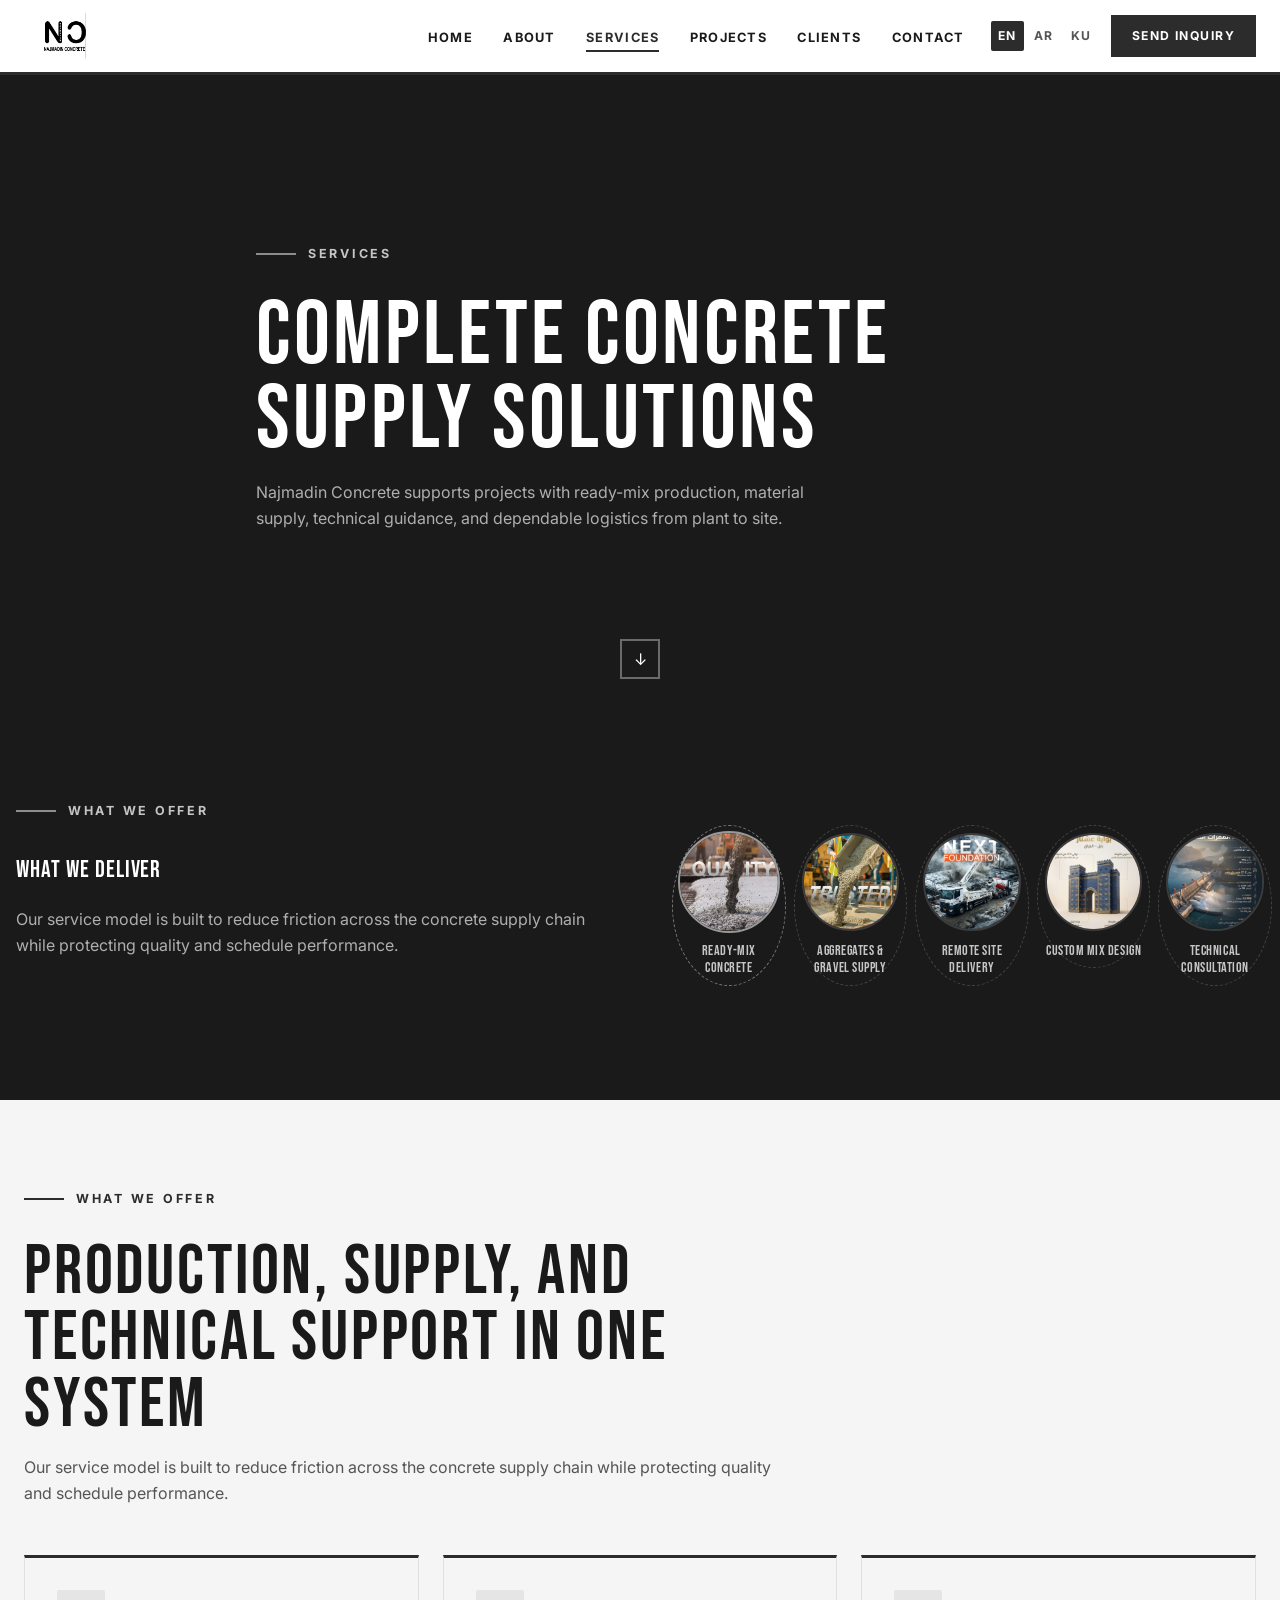
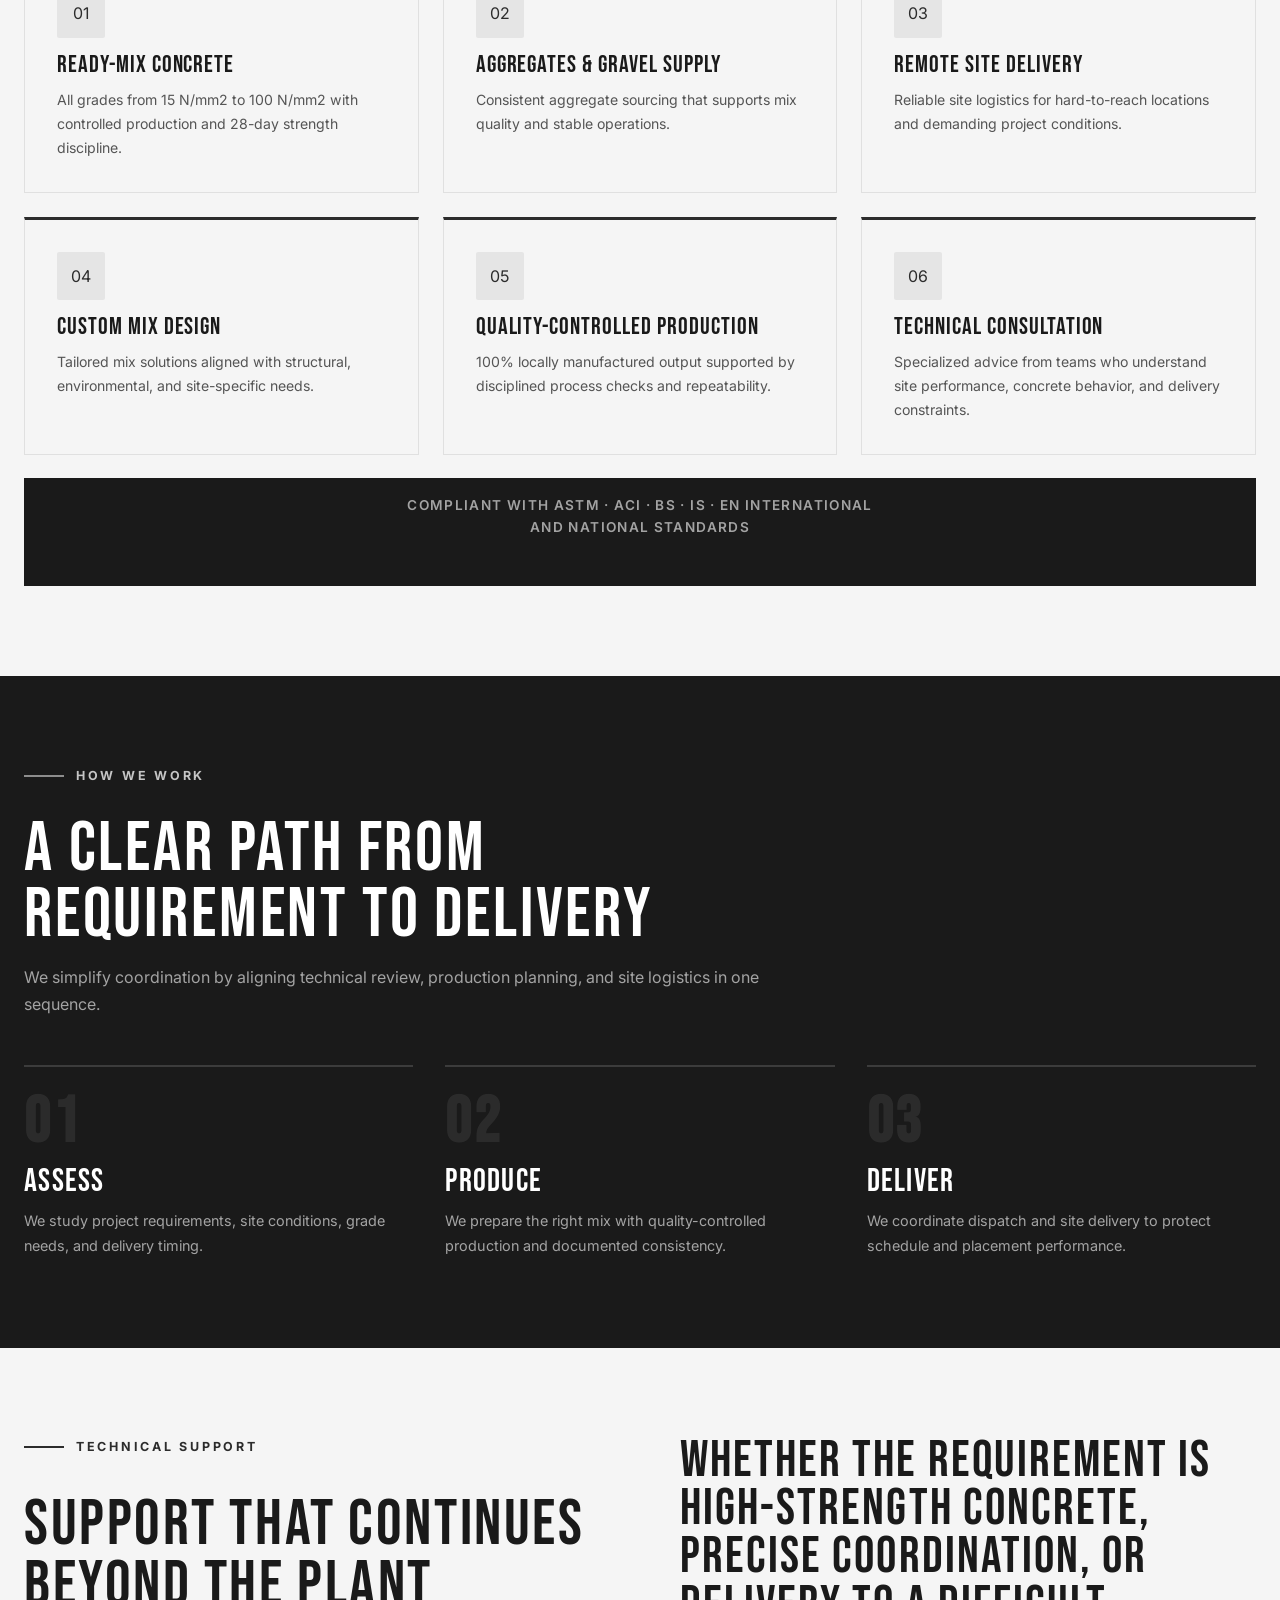
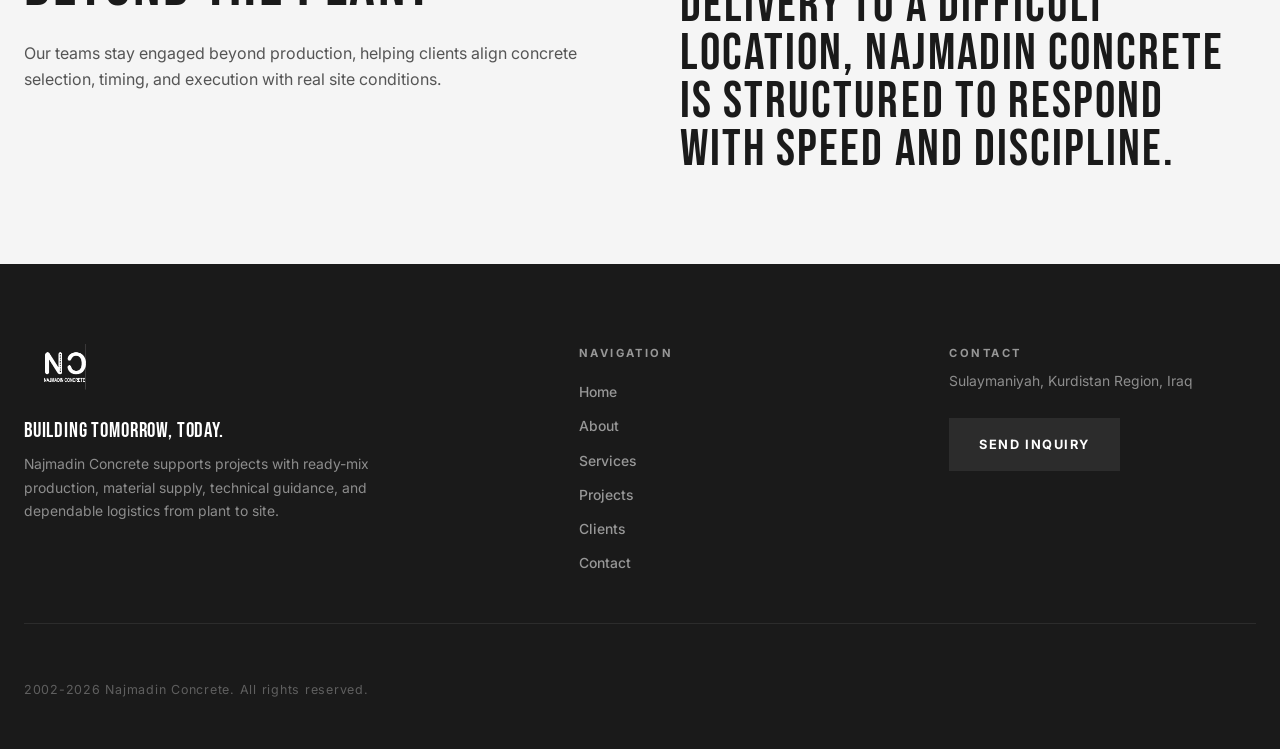
<file: services.html>
<!doctype html>
<html lang="en" class="notranslate" translate="no">
  <head>
    <meta charset="UTF-8" />
    <meta name="google" content="notranslate" />
    <meta name="viewport" content="width=device-width, initial-scale=1.0" />
    <title>Services | Najmadin Concrete</title>
    <meta
      name="description"
      content="Explore Najmadin Concrete services, from ready-mix production and custom mix design to aggregate supply, logistics, and technical consultation."
    />
    <link rel="preconnect" href="https://fonts.googleapis.com" />
    <link rel="preconnect" href="https://fonts.gstatic.com" crossorigin />
    <link
      href="https://fonts.googleapis.com/css2?family=Bebas+Neue&amp;family=Inter:wght@400;500;600;700;800&amp;family=Tajawal:wght@400;500;700;800&amp;display=swap"
      rel="stylesheet"
    />
    <link rel="stylesheet" href="styles.css" />
    <script src="app.js" defer></script>
    <script src="animations.js" defer></script>
  </head>
  <body class="page page-services notranslate" data-page="services" translate="no">
    <div class="site-shell">
      <div class="motion-cursor" aria-hidden="true">
        <span class="motion-cursor__dot"></span>
        <span class="motion-cursor__ring"></span>
      </div>

      <header class="site-header" id="top">
        <div class="container header-row">
          <a class="brand" href="index.html" data-i18n-aria-label="common.home_label">
            <span class="brand-logo-clip" aria-hidden="true">
              <img src="assets/images/logo2.png" alt="" />
            </span>
          </a>
          <div class="header-actions">
            <nav class="nav-panel" aria-label="Primary navigation">
              <ul class="nav-links">
                <li><a class="nav-link" href="index.html" data-page-link="home" data-i18n="nav.home">Home</a></li>
                <li><a class="nav-link" href="about.html" data-page-link="about" data-i18n="nav.about">About</a></li>
                <li><a class="nav-link" href="services.html" data-page-link="services" data-i18n="nav.services">Services</a></li>
                <li><a class="nav-link" href="projects.html" data-page-link="projects" data-i18n="nav.projects">Projects</a></li>
                <li><a class="nav-link" href="clients.html" data-page-link="clients" data-i18n="nav.clients">Clients</a></li>
                <li><a class="nav-link" href="contact.html" data-page-link="contact" data-i18n="nav.contact">Contact</a></li>
              </ul>
            </nav>
            <div class="language-switcher" role="group" data-i18n-aria-label="common.language_label">
              <button type="button" data-lang="en" aria-pressed="true">EN</button>
              <button type="button" data-lang="ar" aria-pressed="false">AR</button>
              <button type="button" data-lang="ku" aria-pressed="false">KU</button>
            </div>
            <a class="header-cta" href="contact.html" data-i18n="button.inquiry">Send Inquiry</a>
            <button class="nav-toggle" type="button" aria-expanded="false" data-i18n-aria-label="common.menu">
              <span></span>
            </button>
          </div>
        </div>
      </header>

      <main class="page-main">
        <section class="page-hero section-cut page-hero-cinematic" data-surface="dark">
          <div class="container section-head reveal-title" data-scroll-shift="0.16">
            <span class="eyebrow" data-i18n="services.hero.eyebrow">Services</span>
            <h1 class="display" data-i18n="services.hero.title">Complete Concrete Supply Solutions</h1>
            <p data-i18n="services.hero.body">
              Najmadin Concrete supports projects with ready-mix production, material supply, technical guidance, and dependable logistics from plant to site.
            </p>
          </div>
          <a class="page-hero-scroll" href="#services-motion" aria-label="Next section"><span></span></a>
        </section>
        <div class="hero-void" aria-hidden="true"></div>

        <section class="section section-dark services-orbital" id="services-motion" data-surface="dark">
          <div class="container-wide services-orbital-grid">
            <div class="services-orbital-copy reveal reveal-title">
              <span class="eyebrow" data-i18n="services.grid.eyebrow">What We Offer</span>
              <h2 class="display" data-i18n="home.services.title">What We Deliver</h2>
              <p class="body-copy" data-i18n="services.grid.body">
                Our service model is built to reduce friction across the concrete supply chain while protecting quality and schedule performance.
              </p>
            </div>

            <div class="services-orbital-gallery" data-orb-gallery>
              <article class="service-orb reveal reveal-zoom is-active" data-orb-item>
                <div class="service-orb__media">
                  <img src="assets/images/22.jpg" alt="" />
                </div>
                <div class="service-orb__ring">
                  <span class="service-orb__plus" aria-hidden="true"></span>
                </div>
                <h3 class="display" data-i18n="services.card1.title">Ready-Mix Concrete</h3>
              </article>
              <article class="service-orb reveal reveal-zoom" data-delay="1" data-orb-item>
                <div class="service-orb__media">
                  <img src="assets/images/33%20(1).jpg" alt="" />
                </div>
                <div class="service-orb__ring">
                  <span class="service-orb__plus" aria-hidden="true"></span>
                </div>
                <h3 class="display" data-i18n="services.card2.title">Aggregates &amp; Gravel Supply</h3>
              </article>
              <article class="service-orb reveal reveal-zoom" data-delay="2" data-orb-item>
                <div class="service-orb__media">
                  <img src="assets/images/3%20(2).jpg" alt="" />
                </div>
                <div class="service-orb__ring">
                  <span class="service-orb__plus" aria-hidden="true"></span>
                </div>
                <h3 class="display" data-i18n="services.card3.title">Remote Site Delivery</h3>
              </article>
              <article class="service-orb reveal reveal-zoom" data-delay="3" data-orb-item>
                <div class="service-orb__media">
                  <img src="assets/images/hf_20260401_222455_1656fbbf-3091-4c91-b098-c41ab9f0949e.png" alt="" />
                </div>
                <div class="service-orb__ring">
                  <span class="service-orb__plus" aria-hidden="true"></span>
                </div>
                <h3 class="display" data-i18n="services.card4.title">Custom Mix Design</h3>
              </article>
              <article class="service-orb reveal reveal-zoom" data-delay="4" data-orb-item>
                <div class="service-orb__media">
                  <img src="assets/images/hf_20260421_135732_4fbf2e10-b34c-4c29-90f4-9b428ac0da48.png" alt="" />
                </div>
                <div class="service-orb__ring">
                  <span class="service-orb__plus" aria-hidden="true"></span>
                </div>
                <h3 class="display" data-i18n="services.card6.title">Technical Consultation</h3>
              </article>
            </div>
          </div>
        </section>

        <section class="section section-light services-grid-section" data-surface="light">
          <div class="container">
            <div class="section-head reveal reveal-title">
              <span class="eyebrow" data-i18n="services.grid.eyebrow">What We Offer</span>
              <h2 class="display" data-i18n="services.grid.title">Production, Supply, And Technical Support In One System</h2>
              <p data-i18n="services.grid.body">
                Our service model is built to reduce friction across the concrete supply chain while protecting quality and schedule performance.
              </p>
            </div>
            <div class="cards-3">
              <article class="card reveal reveal-zoom" data-tilt><span class="card-icon" aria-hidden="true">01</span><h3 class="display" data-i18n="services.card1.title">Ready-Mix Concrete</h3><p data-i18n="services.card1.body">All grades from 15 N/mm2 to 100 N/mm2 with controlled production and 28-day strength discipline.</p></article>
              <article class="card reveal reveal-zoom" data-delay="1" data-tilt><span class="card-icon" aria-hidden="true">02</span><h3 class="display" data-i18n="services.card2.title">Aggregates &amp; Gravel Supply</h3><p data-i18n="services.card2.body">Consistent aggregate sourcing that supports mix quality and stable operations.</p></article>
              <article class="card reveal reveal-zoom" data-delay="2" data-tilt><span class="card-icon" aria-hidden="true">03</span><h3 class="display" data-i18n="services.card3.title">Remote Site Delivery</h3><p data-i18n="services.card3.body">Reliable site logistics for hard-to-reach locations and demanding project conditions.</p></article>
              <article class="card reveal reveal-zoom" data-tilt><span class="card-icon" aria-hidden="true">04</span><h3 class="display" data-i18n="services.card4.title">Custom Mix Design</h3><p data-i18n="services.card4.body">Tailored mix solutions aligned with structural, environmental, and site-specific needs.</p></article>
              <article class="card reveal reveal-zoom" data-delay="1" data-tilt><span class="card-icon" aria-hidden="true">05</span><h3 class="display" data-i18n="services.card5.title">Quality-Controlled Production</h3><p data-i18n="services.card5.body">100% locally manufactured output supported by disciplined process checks and repeatability.</p></article>
              <article class="card reveal reveal-zoom" data-delay="2" data-tilt><span class="card-icon" aria-hidden="true">06</span><h3 class="display" data-i18n="services.card6.title">Technical Consultation</h3><p data-i18n="services.card6.body">Specialized advice from teams who understand site performance, concrete behavior, and delivery constraints.</p></article>
            </div>
            <div class="cta-banner reveal" style="margin-top: 1.4rem; padding: 1rem 1.3rem">
              <p class="section-note" data-i18n="services.standards">Compliant with ASTM · ACI · BS · IS · EN international and national standards</p>
            </div>
          </div>
        </section>

        <section class="section section-cut section-dark section-texture" data-surface="dark">
          <div class="container">
            <div class="section-head reveal">
              <span class="eyebrow" data-i18n="services.process.eyebrow">How We Work</span>
              <h2 class="display" data-i18n="services.process.title">A Clear Path From Requirement To Delivery</h2>
              <p data-i18n="services.process.body">
                We simplify coordination by aligning technical review, production planning, and site logistics in one sequence.
              </p>
            </div>
            <div class="process-grid">
              <article class="process-step reveal"><strong>01</strong><h3 class="display" data-i18n="services.process.step1.title">Assess</h3><p data-i18n="services.process.step1.body">We study project requirements, site conditions, grade needs, and delivery timing.</p></article>
              <article class="process-step reveal" data-delay="1"><strong>02</strong><h3 class="display" data-i18n="services.process.step2.title">Produce</h3><p data-i18n="services.process.step2.body">We prepare the right mix with quality-controlled production and documented consistency.</p></article>
              <article class="process-step reveal" data-delay="2"><strong>03</strong><h3 class="display" data-i18n="services.process.step3.title">Deliver</h3><p data-i18n="services.process.step3.body">We coordinate dispatch and site delivery to protect schedule and placement performance.</p></article>
            </div>
          </div>
        </section>

        <section class="section section-cut section-light services-support-section" data-surface="light">
          <div class="container">
            <div class="split-grid">
              <article class="story-panel reveal">
                <span class="eyebrow" data-i18n="services.support.eyebrow">Technical Support</span>
                <h2 class="display" style="font-size: clamp(2.5rem, 5vw, 4.3rem)" data-i18n="services.support.title">Support That Continues Beyond The Plant</h2>
                <p class="body-copy" data-i18n="services.support.body">
                  Our teams stay engaged beyond production, helping clients align concrete selection, timing, and execution with real site conditions.
                </p>
              </article>
              <article class="story-panel reveal" data-delay="1">
                <p class="display" style="font-size: clamp(2rem, 4vw, 3.2rem)" data-i18n="services.support.lead">
                  Whether the requirement is high-strength concrete, precise coordination, or delivery to a difficult location, Najmadin Concrete is structured to respond with speed and discipline.
                </p>
              </article>
            </div>
          </div>
        </section>
      </main>

      <footer class="site-footer">
        <div class="container footer-grid">
          <div>
            <a class="brand" href="index.html" data-i18n-aria-label="common.home_label">
              <span class="brand-logo-clip" aria-hidden="true">
                <img src="assets/images/logo2.png" alt="" />
              </span>
            </a>
            <div class="display footer-tagline" data-i18n="footer.tagline">Building Tomorrow, Today.</div>
            <p class="footer-text" data-i18n="services.hero.body">
              Najmadin Concrete supports projects with ready-mix production, material supply, technical guidance, and dependable logistics from plant to site.
            </p>
          </div>
          <nav class="footer-nav" aria-label="Footer navigation">
            <p class="footer-nav-label" data-i18n="footer.navigation">Navigation</p>
            <a href="index.html" data-i18n="nav.home">Home</a>
            <a href="about.html" data-i18n="nav.about">About</a>
            <a href="services.html" data-i18n="nav.services">Services</a>
            <a href="projects.html" data-i18n="nav.projects">Projects</a>
            <a href="clients.html" data-i18n="nav.clients">Clients</a>
            <a href="contact.html" data-i18n="nav.contact">Contact</a>
          </nav>
          <div>
            <p class="footer-nav-label" data-i18n="footer.contact">Contact</p>
            <p class="footer-text" data-i18n="common.location_city">Sulaymaniyah, Kurdistan Region, Iraq</p>
            <a class="button button-primary" href="contact.html" style="margin-top:1.5rem;display:inline-flex" data-i18n="button.inquiry">Send Inquiry</a>
          </div>
        </div>
        <div class="container">
          <div class="footer-copy" data-footer-year>&copy; 2002–2026 Najmadin Concrete. All rights reserved.</div>
        </div>
      </footer>
    </div>
  </body>
</html>
</file>
<file: styles.css>
@import url("https://fonts.googleapis.com/css2?family=Bebas+Neue&family=Cormorant+Garamond:wght@500;600;700&family=Inter:wght@300;400;500;600;700;800&family=Tajawal:wght@400;500;700;800&display=swap");

@font-face {
  font-family: "K24 Kurdish";
  src: url("fonts/K24KurdishBold-Bold.ttf") format("truetype");
  font-weight: 700;
}

/* ── DESIGN TOKENS (Turner Construction-inspired) ─────────────────── */
:root {
  --bg: #ffffff;
  --bg-soft: #f5f5f5;
  --bg-dark: #1a1a1a;
  --bg-darker: #111111;
  --accent: #2c2c2c;
  --accent-dark: #111111;
  --accent-light: rgba(44,44,44,0.08);
  --text: #1a1a1a;
  --text-muted: #555555;
  --text-soft: #888888;
  --white: #ffffff;
  --border: #e0e0e0;
  --border-dark: rgba(255,255,255,0.1);
  --shadow: 0 4px 20px rgba(0,0,0,0.08);
  --shadow-lg: 0 12px 40px rgba(0,0,0,0.14);
  --transition: 0.28s ease;
  --container: min(1240px, calc(100vw - 3rem));
  --container-wide: min(1440px, calc(100vw - 2rem));
  --section-space: clamp(4rem, 7vw, 7rem);
  --display-font: "Bebas Neue", sans-serif;
  --body-font: "Inter", sans-serif;
  /* legacy aliases */
  --blue: #2c2c2c;
  --blue-bright: #2c2c2c;
  --blue-soft: rgba(44,44,44,0.08);
  --surface: #f5f5f5;
  --surface-alt: #e8e8e8;
  --line: #e0e0e0;
  --line-strong: #c8c8c8;
  --radius: 2px;
  --radius-md: 2px;
  --radius-sm: 2px;
  --radius-xs: 2px;
}

html[dir="rtl"] {
  --display-font: "K24 Kurdish", sans-serif;
  --body-font: "K24 Kurdish", sans-serif;
}

/* ── RESET ────────────────────────────────────────────────────────── */
*, *::before, *::after { box-sizing: border-box; margin: 0; padding: 0; }
html { scroll-behavior: smooth; }

body {
  font-family: var(--body-font);
  background: var(--bg);
  color: var(--text);
  line-height: 1.65;
  overflow-x: hidden;
}

body::before { display: none; }

img { display: block; width: 100%; }
svg { display: block; }
a { color: inherit; text-decoration: none; }
button, input, textarea, select { font: inherit; color: inherit; }
button { border: 0; background: none; cursor: pointer; }

:focus-visible {
  outline: 3px solid rgba(44,44,44,0.45);
  outline-offset: 3px;
}

/* ── LAYOUT ─────────────────────────────────────────────────────────── */
.container, .container-wide { margin-inline: auto; }
.container { width: var(--container); }
.container-wide { width: var(--container-wide); }
.site-shell { position: relative; isolation: isolate; }

/* ── TYPOGRAPHY ──────────────────────────────────────────────────────── */
.display {
  font-family: var(--display-font);
  text-transform: uppercase;
  letter-spacing: 0.04em;
  line-height: 0.94;
  font-weight: 400;
}

html[dir="rtl"] .display,
html[dir="rtl"] .eyebrow,
html[dir="rtl"] .nav-link,
html[dir="rtl"] .button,
html[dir="rtl"] .metric-label,
html[dir="rtl"] .chip,
html[dir="rtl"] .field label,
html[dir="rtl"] .section-note,
html[dir="rtl"] .logo-card span { text-transform: none; letter-spacing: 0; }

.eyebrow {
  display: inline-flex;
  align-items: center;
  gap: 0.75rem;
  color: var(--accent);
  font-size: 0.78rem;
  font-weight: 700;
  letter-spacing: 0.22em;
  text-transform: uppercase;
  margin-bottom: 0.85rem;
}

.eyebrow::before {
  content: "";
  width: 2.5rem;
  height: 2px;
  background: var(--accent);
  flex-shrink: 0;
}

html[dir="rtl"] .eyebrow::before {
  background: linear-gradient(270deg, var(--accent), transparent);
}

/* ── SECTIONS ──────────────────────────────────────────────────────── */
.section {
  position: relative;
  padding: var(--section-space) 0;
  overflow: clip;
}

.section-dark { background: var(--bg-dark); color: var(--white); }
.section-blue { background: var(--bg-dark); color: var(--white); }
.section-cut::before, .section-cut::after { display: none; }
.section-texture::after { display: none; }
.section > .container, .section > .container-wide { position: relative; z-index: 1; }

.section-head {
  display: grid;
  gap: 1rem;
  margin-bottom: 3rem;
  max-width: 48rem;
}

.section-head h1,
.section-head h2 { font-size: clamp(2.4rem, 5.5vw, 4.5rem); }

.section-head p, .body-copy, .card p, .detail-list li, .faq-item p,
.info-card p, .cta-banner p { color: var(--text-muted); }

.section-note {
  color: var(--text-soft);
  font-size: 0.85rem;
  font-weight: 600;
  letter-spacing: 0.1em;
  text-transform: uppercase;
}

/* ── HEADER ──────────────────────────────────────────────────────────── */
.site-header {
  position: fixed;
  inset-inline: 0;
  top: 0;
  z-index: 60;
  background: rgba(255,255,255,0.97);
  border-bottom: 3px solid var(--accent);
  padding: 0;
  transition: box-shadow var(--transition);
}

.site-header.is-scrolled {
  background: rgba(255,255,255,0.99);
  box-shadow: 0 4px 24px rgba(0,0,0,0.12);
}

.header-row {
  display: flex;
  align-items: center;
  justify-content: space-between;
  gap: 1.25rem;
  height: 72px;
}

/* Brand */
.brand { display: inline-flex; align-items: center; gap: 0.9rem; min-width: 0; flex-shrink: 0; }

.brand-mark {
  width: 3.4rem;
  height: 3.4rem;
  display: grid;
  place-items: center;
  background: var(--bg-dark);
  border-radius: 3px;
}

.brand-mark svg { width: 2.3rem; height: 2.3rem; color: var(--accent); }

.brand-copy { display: grid; line-height: 0.9; }
.brand-copy strong, .brand-copy span { font-family: var(--display-font); font-weight: 400; }
.brand-copy strong { font-size: 1.45rem; letter-spacing: 0.08em; color: var(--bg-dark); }
.brand-copy span { font-size: 0.88rem; color: var(--accent); letter-spacing: 0.14em; }
html[dir="rtl"] .brand-copy strong, html[dir="rtl"] .brand-copy span { letter-spacing: 0; }

/* Header Actions */
.header-actions { display: flex; align-items: center; gap: 0.75rem; }

.language-switcher {
  display: inline-flex;
  align-items: center;
  gap: 0.2rem;
  direction: ltr;
}

.language-switcher button {
  min-width: 2rem;
  height: 1.9rem;
  padding: 0 0.45rem;
  border-radius: 2px;
  color: var(--text-muted);
  font-size: 0.76rem;
  font-weight: 700;
  letter-spacing: 0.1em;
  text-transform: uppercase;
  transition: background-color var(--transition), color var(--transition);
}

.language-switcher button.is-active { background: var(--accent); color: var(--white); }

.nav-toggle {
  display: none;
  width: 2.7rem;
  height: 2.7rem;
  border-radius: 2px;
  border: 1.5px solid rgba(0,0,0,0.25);
  background: transparent;
  align-items: center;
  justify-content: center;
  flex-shrink: 0;
}

.nav-toggle span,
.nav-toggle span::before,
.nav-toggle span::after {
  display: block;
  width: 1.15rem;
  height: 2px;
  border-radius: 0;
  background: var(--text);
  content: "";
  transition: transform var(--transition), opacity var(--transition);
}

.nav-toggle span::before { transform: translateY(-0.34rem); }
.nav-toggle span::after { transform: translateY(0.22rem); }
.nav-toggle[aria-expanded="true"] span { background: transparent; }
.nav-toggle[aria-expanded="true"] span::before { transform: translateY(0) rotate(45deg); }
.nav-toggle[aria-expanded="true"] span::after { transform: translateY(-0.02rem) rotate(-45deg); }

/* Desktop Nav */
.nav-panel { display: flex; align-items: center; }

.nav-links {
  display: flex;
  align-items: center;
  gap: 0.1rem;
  list-style: none;
}

.nav-link {
  position: relative;
  padding: 0.45rem 0.9rem;
  color: var(--text);
  font-size: 0.8rem;
  font-weight: 700;
  letter-spacing: 0.1em;
  text-transform: uppercase;
  transition: color var(--transition);
}

.nav-link::after {
  content: "";
  position: absolute;
  bottom: 0;
  left: 0.9rem;
  right: 0.9rem;
  height: 2px;
  background: var(--accent);
  transform: scaleX(0);
  transform-origin: center;
  transition: transform var(--transition);
}

.nav-link:hover, .nav-link:focus-visible, .nav-link.is-current { color: var(--accent); }
.nav-link:hover::after, .nav-link:focus-visible::after, .nav-link.is-current::after { transform: scaleX(1); }

.home-nav-preview { display: none; }

.header-cta {
  display: inline-flex;
  align-items: center;
  gap: 0.45rem;
  background: var(--accent);
  color: var(--white);
  font-size: 0.76rem;
  font-weight: 700;
  letter-spacing: 0.12em;
  text-transform: uppercase;
  padding: 0.7rem 1.3rem;
  transition: background-color var(--transition);
  white-space: nowrap;
  flex-shrink: 0;
}

.header-cta:hover { background: var(--accent-dark); }

.page-main { padding-top: 72px; }

/* ── BUTTONS ─────────────────────────────────────────────────────── */
.button, .btn {
  display: inline-flex;
  align-items: center;
  gap: 0.5rem;
  padding: 0.875rem 1.75rem;
  font-size: 0.8rem;
  font-weight: 700;
  letter-spacing: 0.12em;
  text-transform: uppercase;
  transition: background-color var(--transition), color var(--transition), border-color var(--transition);
  cursor: pointer;
  white-space: nowrap;
}

.button-primary, .btn-primary {
  background: var(--accent);
  color: var(--white);
  border: 2px solid var(--accent);
}
.button-primary:hover, .btn-primary:hover {
  background: var(--accent-dark);
  border-color: var(--accent-dark);
}

.button-secondary, .btn-secondary, .btn-outline {
  background: transparent;
  color: var(--text);
  border: 2px solid var(--text);
}
.button-secondary:hover, .btn-secondary:hover, .btn-outline:hover {
  background: var(--text);
  color: var(--white);
}

.btn-white {
  background: var(--white);
  color: var(--bg-dark);
  border: 2px solid var(--white);
}
.btn-white:hover { background: transparent; color: var(--white); }

.cta-actions { display: flex; align-items: center; gap: 1rem; flex-wrap: wrap; margin-top: 2.5rem; }

/* ── MOTION CURSOR ───────────────────────────────────────────────── */
.motion-cursor { display: none; }

/* ── REVEAL ──────────────────────────────────────────────────────── */
.reveal {
  opacity: 0;
  transform: translateY(18px);
  transition: opacity 0.45s ease, transform 0.45s ease;
}
.reveal.is-visible { opacity: 1; transform: none; }
.reveal[data-delay="1"] { transition-delay: 0.1s; }
.reveal[data-delay="2"] { transition-delay: 0.2s; }
.reveal[data-delay="3"] { transition-delay: 0.3s; }

/* ── HOME HERO (video/image) ─────────────────────────────────────── */
.home-entrance {
  position: relative;
  height: 100svh;
  min-height: 560px;
  padding: 0 !important;
  overflow: hidden;
  display: flex;
  align-items: flex-end;
}

.home-entrance-media {
  position: absolute;
  inset: 0;
  z-index: 0;
  background: #111;
}

.home-entrance-media video {
  display: block;
  width: 100%;
  height: 100%;
  object-fit: cover;
  object-position: center;
}

.home-entrance-media-main {
  position: absolute;
  inset: 0;
  margin: 0;
  display: none; /* hidden when video present */
}

.home-entrance-media-main img {
  width: 100%;
  height: 100%;
  object-fit: cover;
}

/* Gradient overlay */
.home-entrance::after {
  content: "";
  position: absolute;
  inset: 0;
  background:
    linear-gradient(
      90deg,
      rgba(0,0,0,0.42) 0%,
      rgba(0,0,0,0.16) 42%,
      rgba(0,0,0,0.06) 100%
    ),
    linear-gradient(
      to bottom,
      rgba(0,0,0,0.14) 0%,
      rgba(0,0,0,0.12) 50%,
      rgba(0,0,0,0.46) 100%
    );
  z-index: 1;
  pointer-events: none;
}

.home-entrance-shell {
  position: relative;
  z-index: 2;
  width: var(--container);
  min-height: 100%;
  margin: 0 auto;
  padding: clamp(6.5rem, 12vh, 9rem) 0 clamp(2.25rem, 8vh, 5.5rem);
  display: flex;
  flex-direction: column;
  justify-content: flex-end;
  align-items: flex-start;
  direction: ltr;
}

.home-entrance-message {
  max-width: min(64rem, 90vw);
  margin: 0;
  line-height: 1.02;
  color: var(--white);
  text-align: left;
  text-shadow: 0 3px 20px rgba(0,0,0,0.5);
}

.home-entrance-message span { display: block; }
.home-entrance-message span:empty { display: none; }

.home-entrance-message span:not(:empty)::before,
.home-entrance-message span:not(:empty)::after {
  font-family: inherit;
  font-weight: 500;
}

.home-entrance-message span:not(:empty)::before { content: '"'; }
.home-entrance-message span:not(:empty)::after { content: '"'; }

.home-entrance-message__primary {
  font-family: "Cormorant Garamond", Georgia, "Times New Roman", serif;
  font-size: 3.75rem;
  font-weight: 600;
  letter-spacing: 0;
  text-wrap: balance;
}

html[dir="rtl"] .home-entrance-message__primary {
  font-family: "K24 Kurdish", "Tajawal", sans-serif;
  font-size: 3.25rem;
  font-weight: 700;
  line-height: 1.2;
}

.home-entrance-message__secondary {
  margin-top: 0.6rem;
  font-family: "K24 Kurdish", sans-serif;
  font-size: 2.8rem;
  font-weight: 700;
  letter-spacing: 0;
  line-height: 1.2;
  text-wrap: balance;
  unicode-bidi: isolate;
}

.metric-number {
  font-family: var(--display-font);
  font-size: clamp(2.5rem, 5vw, 4.5rem);
  color: var(--white);
  line-height: 1;
  letter-spacing: 0.04em;
}

.metric-label {
  font-size: 0.7rem;
  letter-spacing: 0.14em;
  text-transform: uppercase;
  color: rgba(255,255,255,0.5);
  margin-top: 0.4rem;
  max-width: 160px;
  line-height: 1.4;
}

.home-entrance-next {
  width: 3.2rem;
  height: 3.2rem;
  border: 2px solid rgba(255,255,255,0.45);
  display: flex;
  align-items: center;
  justify-content: center;
  color: var(--white);
  font-size: 1.3rem;
  flex-shrink: 0;
  animation: bounceDown 2.2s ease-in-out infinite;
}

.home-entrance-next span::before { content: "↓"; display: block; }

@keyframes bounceDown {
  0%, 100% { transform: translateY(0); }
  50% { transform: translateY(7px); }
}

/* ── ACTION CARDS (Turner signature 3-column) ────────────────────── */
.action-cards {
  display: grid;
  grid-template-columns: repeat(3, 1fr);
  background: var(--bg-dark);
}

.action-card {
  display: flex;
  flex-direction: column;
  gap: 1.25rem;
  padding: 3.5rem 2.5rem;
  color: var(--white);
  border-right: 1px solid rgba(255,255,255,0.08);
  text-decoration: none;
  transition: background-color var(--transition);
}

.action-card:last-child { border-right: none; }
.action-card:hover { background: #242424; }

.action-card-icon {
  width: 50px;
  height: 50px;
  border: 2px solid rgba(255,255,255,0.35);
  border-radius: 50%;
  display: flex;
  align-items: center;
  justify-content: center;
  transition: background-color var(--transition), border-color var(--transition);
  flex-shrink: 0;
}

.action-card-icon svg {
  width: 18px;
  height: 18px;
  stroke: white;
  fill: none;
  stroke-width: 2.5;
  stroke-linecap: round;
  stroke-linejoin: round;
}

.action-card:hover .action-card-icon {
  background: var(--accent);
  border-color: var(--accent);
}

.action-card-title {
  font-family: var(--display-font);
  font-size: 2.4rem;
  letter-spacing: 0.04em;
  text-transform: uppercase;
  line-height: 0.95;
  color: var(--white);
}

.action-card-body {
  font-size: 0.9rem;
  color: rgba(255,255,255,0.55);
  line-height: 1.72;
  max-width: 280px;
}

/* ── HOME EDITORIAL / SCROLL SLIDER ──────────────────────────────── */
.home-editorial { padding: 0; background: var(--bg-soft); }
.home-editorial-stage { position: relative; }

.home-editorial-progress {
  display: flex;
  align-items: center;
  gap: 1.5rem;
  padding: 2rem 0;
  width: var(--container-wide);
  margin: 0 auto;
}

.home-editorial-progress-label {
  font-size: 0.7rem;
  letter-spacing: 0.18em;
  text-transform: uppercase;
  color: var(--text-muted);
  white-space: nowrap;
}

.home-editorial-progress-bar { flex: 1; height: 2px; background: var(--border); }
.home-editorial-progress-bar span {
  display: block;
  height: 100%;
  background: var(--accent);
  width: 0%;
  transition: width 0.1s linear;
}

/* Slide overrides (index.html inline styles for hijack) */
/* The slide component colors adapt from inline styles already set */

/* ── HOME SERVICES ──────────────────────────────────────────────── */
.home-service-lab { background: var(--bg-soft); }

.home-service-lab-grid {
  display: grid;
  grid-template-columns: 1fr 1fr;
  gap: 5rem;
  align-items: start;
}

.home-service-lab-copy .display {
  color: var(--text);
  font-size: clamp(2.4rem, 4.5vw, 4rem);
  margin-bottom: 1rem;
}

.home-service-lab-copy .body-copy { color: var(--text-muted); margin-bottom: 2rem; }

.home-service-list {
  display: flex;
  flex-direction: column;
  border-top: 1px solid var(--border);
  margin: 2rem 0;
}

.home-service-item {
  display: grid;
  grid-template-columns: 3rem 1fr;
  gap: 1rem;
  padding: 1.25rem 0;
  border-bottom: 1px solid var(--border);
  text-align: left;
  cursor: pointer;
  align-items: start;
}

.home-service-index {
  font-size: 0.7rem;
  font-weight: 700;
  letter-spacing: 0.15em;
  color: var(--accent);
  padding-top: 0.28rem;
}

.home-service-name {
  font-size: 1.35rem;
  color: var(--text);
  display: block;
  margin-bottom: 0.3rem;
}

.home-service-item.is-active .home-service-name { color: var(--accent); }

.home-service-text {
  font-size: 0.87rem;
  color: var(--text-muted);
  line-height: 1.65;
  grid-column: 2;
  display: none;
}

.home-service-item.is-active .home-service-text { display: block; }

.home-service-visual { position: sticky; top: 6rem; }

.home-service-panel {
  display: none;
  aspect-ratio: 3/4;
  overflow: hidden;
  margin: 0;
}

.home-service-panel.is-active { display: block; }
.home-service-panel img { width: 100%; height: 100%; object-fit: cover; }

.service-standard-strip {
  display: flex;
  align-items: center;
  justify-content: space-between;
  gap: 1.5rem;
  flex-wrap: wrap;
}

/* ── POSTER FRAME ────────────────────────────────────────────────── */
.poster-frame { overflow: hidden; position: relative; margin: 0; }
.poster-frame img { width: 100%; height: 100%; object-fit: cover; transition: transform 0.6s ease; }
.poster-frame:hover img { transform: scale(1.04); }

/* ── HOME PROJECT JOURNAL ─────────────────────────────────────────── */
.home-project-journal { background: var(--bg); }
.home-journal-head { max-width: 600px; }
.home-journal-head .display { color: var(--text); }
.home-journal-head p { color: var(--text-muted); }

.home-journal-grid {
  display: grid;
  grid-template-columns: 1fr 1fr;
  gap: 1.5rem;
  margin-top: 2.5rem;
}

.home-journal-feature {
  grid-column: 1;
  grid-row: 1 / 3;
  display: flex;
  flex-direction: column;
  overflow: hidden;
}

.home-journal-feature-media { flex: 1; min-height: 320px; overflow: hidden; margin: 0; }
.home-journal-feature-media img { width: 100%; height: 100%; object-fit: cover; transition: transform 0.5s ease; }
.home-journal-feature:hover .home-journal-feature-media img { transform: scale(1.04); }

.home-journal-feature-copy {
  padding: 1.5rem 0;
  border-top: 3px solid var(--accent);
}

.home-journal-card { display: flex; flex-direction: column; overflow: hidden; }
.home-journal-card figure { aspect-ratio: 4/3; overflow: hidden; margin: 0; }
.home-journal-card figure img { width: 100%; height: 100%; object-fit: cover; transition: transform 0.5s ease; }
.home-journal-card:hover figure img { transform: scale(1.04); }

.home-journal-card-copy {
  padding: 1.25rem 0;
  border-top: 3px solid var(--accent);
}

.kicker {
  display: block;
  font-size: 0.7rem;
  font-weight: 700;
  letter-spacing: 0.2em;
  text-transform: uppercase;
  color: var(--accent);
  margin-bottom: 0.5rem;
}

.home-journal-feature-copy h3,
.home-journal-card-copy h3 {
  font-family: var(--display-font);
  font-size: 1.5rem;
  letter-spacing: 0.04em;
  text-transform: uppercase;
  color: var(--text);
  margin-bottom: 0.3rem;
}

.home-journal-feature-copy p,
.home-journal-card-copy p { font-size: 0.85rem; color: var(--text-muted); }

/* ── HOME TRUST / CLIENTS ─────────────────────────────────────────── */
.home-trust-band { background: var(--bg-soft); }

.home-trust-grid {
  display: grid;
  grid-template-columns: 1fr 1.25fr 1fr;
  gap: 4rem;
  align-items: start;
}

.home-trust-image { aspect-ratio: 3/4; overflow: hidden; margin: 0; }
.home-trust-image img { width: 100%; height: 100%; object-fit: cover; }

.home-trust-copy .display { font-size: clamp(2rem, 4vw, 3rem); color: var(--text); margin-bottom: 1rem; }
.home-trust-copy .body-copy { color: var(--text-muted); }

.client-ribbon-grid {
  display: grid;
  grid-template-columns: 1fr 1fr;
  gap: 0;
  margin-top: 2rem;
  border-top: 1px solid var(--border);
  border-left: 1px solid var(--border);
}

.client-ribbon-grid span {
  padding: 0.9rem 0.75rem;
  border-bottom: 1px solid var(--border);
  border-right: 1px solid var(--border);
  font-size: 0.8rem;
  font-weight: 600;
  color: var(--text-muted);
  text-transform: uppercase;
  letter-spacing: 0.08em;
}

.home-trust-cta {
  background: var(--bg-dark);
  color: var(--white);
  padding: 3rem 2.5rem;
}

.home-trust-cta .eyebrow { color: var(--accent); }
.home-trust-cta .display { font-size: clamp(1.8rem, 3vw, 2.4rem); color: var(--white); margin-bottom: 1rem; }
.home-trust-cta p { color: rgba(255,255,255,0.6); font-size: 0.9rem; line-height: 1.72; }
.home-trust-cta .cta-actions { margin-top: 2rem; }
.home-trust-cta .button-primary { background: var(--accent); border-color: var(--accent); }
.home-trust-cta .button-secondary { border-color: rgba(255,255,255,0.35); color: var(--white); }
.home-trust-cta .button-secondary:hover { background: rgba(255,255,255,0.1); }

/* ── FOOTER ──────────────────────────────────────────────────────── */
.site-footer {
  background: var(--bg-dark);
  color: var(--white);
  padding: 5rem 0 2rem;
}

.footer-grid {
  display: grid;
  grid-template-columns: 1.6fr 1fr 1fr;
  gap: 4rem;
  padding-bottom: 3rem;
  border-bottom: 1px solid rgba(255,255,255,0.08);
  margin-bottom: 2rem;
}

.footer-grid .brand-copy strong { color: var(--white); }
.footer-grid .brand-copy span { color: var(--accent); }
.footer-grid .brand-mark { background: rgba(255,255,255,0.08); }

.footer-tagline {
  font-size: 1.3rem;
  color: var(--white);
  margin: 1.5rem 0 0.75rem;
}

.footer-text {
  font-size: 0.87rem;
  color: rgba(255,255,255,0.5);
  line-height: 1.72;
  max-width: 360px;
}

.footer-nav { display: flex; flex-direction: column; gap: 0.7rem; }

.footer-nav-label {
  font-size: 0.7rem;
  letter-spacing: 0.22em;
  text-transform: uppercase;
  color: var(--accent);
  margin-bottom: 0.5rem;
  font-weight: 700;
}

.footer-nav a {
  font-size: 0.87rem;
  color: rgba(255,255,255,0.55);
  transition: color var(--transition);
  font-weight: 500;
}

.footer-nav a:hover { color: var(--white); }

.footer-copy {
  grid-column: 1 / -1;
  font-size: 0.78rem;
  color: rgba(255,255,255,0.3);
  letter-spacing: 0.06em;
  padding: 1.5rem 0 1rem;
}

/* ── PAGE HERO (inner pages) ─────────────────────────────────────── */
.page-hero {
  position: relative;
  min-height: min(60vh, 44rem);
  display: flex;
  align-items: flex-end;
  padding: 0;
  overflow: hidden;
  background: var(--bg-dark);
}

.page-hero::after {
  content: "";
  position: absolute;
  inset: 0;
  background: linear-gradient(to bottom, rgba(0,0,0,0.2), rgba(0,0,0,0.68));
  z-index: 1;
}

.page-hero .container, .page-hero .container-wide {
  position: relative;
  z-index: 2;
  padding-bottom: 4rem;
}

.page-hero .eyebrow { color: var(--accent); }
.page-hero h1 { color: var(--white); font-size: clamp(3rem, 7vw, 6rem); }

.page-hero-bg { position: absolute; inset: 0; }
.page-hero-bg img { width: 100%; height: 100%; object-fit: cover; }

/* ── CARDS ───────────────────────────────────────────────────────── */
.card {
  background: var(--bg-soft);
  border: 1px solid var(--border);
  overflow: hidden;
  transition: box-shadow var(--transition);
}
.card:hover { box-shadow: var(--shadow-lg); }

.info-card { background: var(--bg); border: 1px solid var(--border); padding: 2rem; }

/* ── FORM ────────────────────────────────────────────────────────── */
.field { display: flex; flex-direction: column; gap: 0.5rem; }

.field label {
  font-size: 0.76rem;
  font-weight: 700;
  letter-spacing: 0.12em;
  text-transform: uppercase;
  color: var(--text);
}

.field input, .field textarea, .field select {
  padding: 0.875rem 1rem;
  border: 1.5px solid var(--border);
  background: var(--bg);
  color: var(--text);
  font-size: 0.95rem;
  transition: border-color var(--transition);
  border-radius: 0;
  outline: none;
}

.field input:focus, .field textarea:focus, .field select:focus { border-color: var(--accent); }
.field textarea { min-height: 140px; resize: vertical; }

/* ── VALUE CARDS ─────────────────────────────────────────────────── */
.value-card {
  background: var(--bg-soft);
  border: 1px solid var(--border);
  border-top: 3px solid var(--accent);
  padding: 2rem;
}

.value-card h3 {
  font-family: var(--display-font);
  font-size: 1.4rem;
  letter-spacing: 0.04em;
  text-transform: uppercase;
  color: var(--text);
  margin-bottom: 0.75rem;
}

.value-card p { font-size: 0.87rem; color: var(--text-muted); line-height: 1.7; }

/* ── CTA BANNER ──────────────────────────────────────────────────── */
.cta-banner {
  background: var(--bg-dark);
  color: var(--white);
  padding: var(--section-space) 0;
  text-align: center;
}

.cta-banner .display { font-size: clamp(2.5rem, 6vw, 5rem); color: var(--white); margin-bottom: 1rem; }
.cta-banner p { color: rgba(255,255,255,0.6); max-width: 500px; margin: 0 auto 2rem; }

/* ── CHIP ────────────────────────────────────────────────────────── */
.chip {
  display: inline-flex;
  align-items: center;
  padding: 0.38rem 0.9rem;
  background: var(--bg-soft);
  border: 1px solid var(--border);
  font-size: 0.76rem;
  font-weight: 600;
  letter-spacing: 0.08em;
  text-transform: uppercase;
  color: var(--text-muted);
}

/* ── LOGO CARD ───────────────────────────────────────────────────── */
.logo-card {
  background: var(--bg);
  border: 1px solid var(--border);
  padding: 2rem;
  display: flex;
  flex-direction: column;
  align-items: center;
  justify-content: center;
  gap: 0.75rem;
  text-align: center;
  transition: border-color var(--transition), box-shadow var(--transition);
}

.logo-card:hover { border-color: var(--accent); box-shadow: 0 4px 20px rgba(44,44,44,0.12); }
.logo-card span { font-size: 0.8rem; font-weight: 600; color: var(--text-muted); text-transform: uppercase; letter-spacing: 0.1em; }

/* ── DETAIL LIST ─────────────────────────────────────────────────── */
.detail-list { list-style: none; display: grid; gap: 0; }
.detail-list li {
  display: flex;
  align-items: flex-start;
  gap: 0.75rem;
  font-size: 0.9rem;
  color: var(--text-muted);
  padding: 0.875rem 0;
  border-bottom: 1px solid var(--border);
}
.detail-list li::before { content: "→"; color: var(--accent); flex-shrink: 0; font-weight: 700; }

/* ── FAQ ─────────────────────────────────────────────────────────── */
.faq-item { border-bottom: 1px solid var(--border); padding: 1.5rem 0; }
.faq-item h3 { font-size: 1.05rem; font-weight: 700; color: var(--text); margin-bottom: 0.75rem; }
.faq-item p { font-size: 0.9rem; color: var(--text-muted); line-height: 1.7; }

/* ── ABOUT PAGE ──────────────────────────────────────────────────── */
.about-lead {
  display: grid;
  grid-template-columns: 1fr 1fr;
  gap: 5rem;
  align-items: center;
}

.about-values {
  display: grid;
  grid-template-columns: repeat(auto-fill, minmax(240px, 1fr));
  gap: 1.5rem;
  margin-top: 2rem;
}

/* ── SERVICE CARDS ───────────────────────────────────────────────── */
.service-cards-grid {
  display: grid;
  grid-template-columns: repeat(auto-fill, minmax(280px, 1fr));
  gap: 1.5rem;
}

.service-detail-card {
  background: var(--bg);
  border: 1px solid var(--border);
  border-top: 3px solid var(--accent);
  padding: 2rem;
}

.service-detail-card h3 {
  font-family: var(--display-font);
  font-size: 1.6rem;
  letter-spacing: 0.04em;
  text-transform: uppercase;
  color: var(--text);
  margin-bottom: 1rem;
}

.service-detail-card p { font-size: 0.87rem; color: var(--text-muted); line-height: 1.7; }

/* ── PROJECT CARDS ───────────────────────────────────────────────── */
.projects-grid {
  display: grid;
  grid-template-columns: repeat(auto-fill, minmax(280px, 1fr));
  gap: 2rem;
  margin-top: 2.5rem;
}

.project-card { overflow: hidden; cursor: pointer; }
.project-card-media { aspect-ratio: 4/3; overflow: hidden; margin: 0; }
.project-card-media img { width: 100%; height: 100%; object-fit: cover; transition: transform 0.5s ease; }
.project-card:hover .project-card-media img { transform: scale(1.05); }

.project-card-info { padding: 1.25rem 0; border-top: 3px solid var(--accent); }
.project-card-info .kicker { color: var(--accent); }
.project-card-info h3 {
  font-family: var(--display-font);
  font-size: 1.4rem;
  letter-spacing: 0.04em;
  text-transform: uppercase;
  color: var(--text);
  margin-bottom: 0.25rem;
}
.project-card-info p { font-size: 0.82rem; color: var(--text-muted); }

/* ── GRID UTILITIES ──────────────────────────────────────────────── */
.grid-2 { display: grid; grid-template-columns: 1fr 1fr; gap: 2rem; }
.grid-3 { display: grid; grid-template-columns: repeat(3, 1fr); gap: 2rem; }
.grid-4 { display: grid; grid-template-columns: repeat(4, 1fr); gap: 1.5rem; }

/* ── STATS BAND ──────────────────────────────────────────────────── */
.stats-band { background: var(--bg-dark); padding: 4.5rem 0; }
.stats-band-inner { display: flex; justify-content: center; gap: 5rem; flex-wrap: wrap; }
.stat-item { text-align: center; }
.stat-item .metric-number { color: var(--accent); font-size: clamp(3rem, 6vw, 5.5rem); }
.stat-item .metric-label { color: rgba(255,255,255,0.45); }

/* ── HIDDEN & HELPERS ─────────────────────────────────────────────── */
.sr-only { position: absolute; width: 1px; height: 1px; overflow: hidden; clip: rect(0,0,0,0); white-space: nowrap; }

/* ── INNER PAGE HERO (cinematic dark) ───────────────────────────── */
.page-hero-cinematic {
  background: var(--bg-dark);
  min-height: min(55vh, 38rem);
  display: flex;
  align-items: flex-end;
  padding-bottom: 5rem !important;
  padding-top: 10rem !important;
}

.page-hero-cinematic .section-head,
.page-hero-cinematic > .container { color: var(--white); }
.page-hero-cinematic .eyebrow { color: var(--accent); }
.page-hero-cinematic .display { color: var(--white); }
.page-hero-cinematic p { color: rgba(255,255,255,0.65); max-width: 560px; }

.page-hero-scroll {
  position: absolute;
  bottom: 2rem;
  left: 50%;
  transform: translateX(-50%);
  width: 2.5rem;
  height: 2.5rem;
  border: 2px solid rgba(255,255,255,0.35);
  display: flex;
  align-items: center;
  justify-content: center;
  color: var(--white);
  animation: bounceDown 2.2s ease-in-out infinite;
}

.page-hero-scroll span::before { content: "↓"; display: block; font-size: 1rem; }

.hero-void { display: none; }

/* ── STORY / ABOUT SECTIONS ─────────────────────────────────────── */
.story-grid {
  display: grid;
  grid-template-columns: 1fr 1fr;
  gap: 5rem;
  align-items: start;
}

.story-media {
  position: relative;
  aspect-ratio: 3/4;
  overflow: hidden;
  margin: 0;
}

.story-media img { width: 100%; height: 100%; object-fit: cover; }

.story-quote {
  position: absolute;
  bottom: 0;
  left: 0;
  right: 0;
  padding: 2rem;
  background: linear-gradient(to top, rgba(0,0,0,0.8), transparent);
  color: var(--white);
}

.story-quote .display { font-size: clamp(1.2rem, 2.5vw, 1.8rem); color: var(--accent); }

.story-panel { display: grid; gap: 1.5rem; }
.story-panel .body-copy { color: var(--text-muted); }

/* dark section overrides */
.section-dark .story-panel .body-copy { color: rgba(255,255,255,0.65); }
.section-dark .story-panel .display { color: var(--white); }
.section-dark .section-head .display { color: var(--white); }
.section-dark .section-head p { color: rgba(255,255,255,0.6); }
.section-dark .card { background: rgba(255,255,255,0.05); border-color: rgba(255,255,255,0.1); color: var(--white); }
.section-dark .card p { color: rgba(255,255,255,0.6); }
.section-dark .card h3 { color: var(--white); }
.section-dark .detail-list li { color: rgba(255,255,255,0.65); border-color: rgba(255,255,255,0.1); }

.section-blue { background: #1e2d3a; color: var(--white); }
.section-blue .story-panel .body-copy { color: rgba(255,255,255,0.65); }
.section-blue .display { color: var(--white); }
.section-blue .card { background: rgba(255,255,255,0.06); border-color: rgba(255,255,255,0.1); color: var(--white); }
.section-blue .card p { color: rgba(255,255,255,0.6); }
.section-blue .detail-list li { color: rgba(255,255,255,0.7); border-color: rgba(255,255,255,0.1); }
.section-blue .section-head p { color: rgba(255,255,255,0.65); }

.section-light { background: var(--bg-soft); }

/* ── STACK & GRIDS ──────────────────────────────────────────────── */
.stack { display: flex; flex-direction: column; gap: 1.5rem; }
.cards-3 { display: grid; grid-template-columns: repeat(3, 1fr); gap: 1.5rem; }
.split-grid { display: grid; grid-template-columns: 1fr 1fr; gap: 5rem; align-items: start; }

/* ── CARD (inner pages) ─────────────────────────────────────────── */
.card {
  background: var(--bg-soft);
  border: 1px solid var(--border);
  border-top: 3px solid var(--accent);
  padding: 2rem;
  overflow: hidden;
  transition: box-shadow var(--transition);
}
.card:hover { box-shadow: var(--shadow-lg); }
.card h3 { font-family: var(--display-font); font-size: 1.5rem; letter-spacing: 0.04em; text-transform: uppercase; color: var(--text); margin-bottom: 0.75rem; }
.card p { font-size: 0.88rem; color: var(--text-muted); line-height: 1.7; }
.card-icon { display: flex; align-items: center; justify-content: center; width: 3rem; height: 3rem; background: var(--accent-light); color: var(--accent); border-radius: 2px; margin-bottom: 1rem; }

.detail-list .check { color: var(--accent); font-style: normal; flex-shrink: 0; }

/* ── CONTACT ────────────────────────────────────────────────────── */
.contact-layout { display: grid; grid-template-columns: 1.2fr 1fr; gap: 4rem; align-items: start; }
.contact-layout .card { border-top: 3px solid var(--accent); }
.field-grid { display: grid; grid-template-columns: 1fr 1fr; gap: 1rem; }
.form-actions { display: flex; flex-direction: column; gap: 1rem; }
.form-note { font-size: 0.78rem; color: var(--text-soft); line-height: 1.6; }
.form-status { font-size: 0.85rem; font-weight: 600; color: var(--accent); }
.contact-poster { aspect-ratio: 4/3; overflow: hidden; margin: 0; }
.contact-poster img { width: 100%; height: 100%; object-fit: cover; }

.faq-grid { display: grid; grid-template-columns: 1fr 1fr; gap: 0 2rem; }
details.faq-item summary {
  font-size: 0.95rem;
  font-weight: 700;
  color: var(--text);
  cursor: pointer;
  list-style: none;
  display: flex;
  justify-content: space-between;
  align-items: center;
  gap: 1rem;
}
.section-dark details.faq-item summary { color: var(--white); }
details.faq-item summary::after { content: "+"; font-size: 1.2rem; color: var(--accent); flex-shrink: 0; }
details.faq-item[open] summary::after { content: "−"; }
details.faq-item p { margin-top: 0.75rem; }
.section-dark .faq-item { border-color: rgba(255,255,255,0.1); }

/* ── SERVICES PAGE ──────────────────────────────────────────────── */
.services-orbital-grid {
  display: grid;
  grid-template-columns: 1fr 1fr;
  gap: 5rem;
  align-items: start;
}
.services-orbital-copy { display: grid; gap: 1.5rem; }
.services-orbital-copy .display { color: var(--white); }
.services-orbital-copy .body-copy { color: rgba(255,255,255,0.65); }
.services-orbital-list { display: flex; flex-direction: column; gap: 1rem; margin-top: 1rem; }
.service-orbit-item {
  display: flex;
  align-items: flex-start;
  gap: 1rem;
  padding: 1.25rem;
  border: 1px solid rgba(255,255,255,0.1);
  transition: border-color var(--transition);
}
.service-orbit-item:hover { border-color: var(--accent); }
.service-orbit-num { font-family: var(--display-font); font-size: 1.8rem; color: var(--accent); line-height: 1; flex-shrink: 0; }
.service-orbit-text h3 { font-family: var(--display-font); font-size: 1.3rem; letter-spacing: 0.04em; text-transform: uppercase; color: var(--white); margin-bottom: 0.35rem; }
.service-orbit-text p { font-size: 0.85rem; color: rgba(255,255,255,0.6); line-height: 1.6; }

/* ── PROJECTS PAGE ──────────────────────────────────────────────── */
.projects-showcase-section { background: var(--bg-soft); }

/* ── CLIENTS PAGE ───────────────────────────────────────────────── */
.clients-logo-grid {
  display: grid;
  grid-template-columns: repeat(auto-fill, minmax(200px, 1fr));
  gap: 1px;
  background: var(--border);
  border: 1px solid var(--border);
  margin-top: 2.5rem;
}
.clients-logo-grid .logo-card { border: none; border-radius: 0; }

/* ── ANIMATION VARIANTS ─────────────────────────────────────────── */
.reveal-left { transform: translateX(-20px); }
.reveal-right { transform: translateX(20px); }
.reveal-zoom { transform: scale(0.97); }
.reveal-title { transform: translateY(12px); }
.reveal-left.is-visible, .reveal-right.is-visible, .reveal-zoom.is-visible, .reveal-title.is-visible {
  opacity: 1; transform: none;
}

/* ── RESPONSIVE ADDITIONS ───────────────────────────────────────── */
@media (max-width: 900px) {
  .story-grid, .split-grid, .contact-layout, .services-orbital-grid { grid-template-columns: 1fr; gap: 2.5rem; }
  .cards-3 { grid-template-columns: 1fr 1fr; }
  .faq-grid { grid-template-columns: 1fr; }
  .field-grid { grid-template-columns: 1fr; }
}
@media (max-width: 600px) {
  .cards-3 { grid-template-columns: 1fr; }
}

/* ── RESPONSIVE ──────────────────────────────────────────────────── */
@media (max-width: 1100px) {
  .home-trust-grid { grid-template-columns: 1fr 1fr; gap: 2.5rem; }
  .home-trust-image { display: none; }
  .home-service-lab-grid { grid-template-columns: 1fr; gap: 2.5rem; }
  .home-service-visual { position: static; }
  .home-service-panel { aspect-ratio: 16/9; }
  .about-lead { grid-template-columns: 1fr; gap: 2.5rem; }
}

@media (max-width: 900px) {
  .home-entrance-message__primary { font-size: 3rem; }
  html[dir="rtl"] .home-entrance-message__primary { font-size: 2.7rem; }
  .home-entrance-message__secondary { font-size: 2.35rem; }
  .action-cards { grid-template-columns: 1fr; }
  .action-card { border-right: none; border-bottom: 1px solid rgba(255,255,255,0.08); padding: 2.5rem 2rem; }
  .action-card:last-child { border-bottom: none; }
  .home-journal-grid { grid-template-columns: 1fr; }
  .home-journal-feature { grid-column: 1; grid-row: auto; }
  .footer-grid { grid-template-columns: 1fr 1fr; gap: 2.5rem; }
  .home-trust-grid { grid-template-columns: 1fr; }
}

@media (max-width: 768px) {
  .nav-toggle { display: flex; }

  /* Hide CTA — accessible via the open nav instead */
  .header-cta { display: none; }

  /* Shrink language switcher so there's room for the hamburger */
  .language-switcher button { min-width: 1.8rem; padding: 0 0.3rem; font-size: 0.7rem; }

  .nav-panel {
    position: fixed;
    inset: 0;
    top: 72px;
    background: var(--white);
    flex-direction: column;
    align-items: flex-start;
    padding: 2rem 1.5rem;
    opacity: 0;
    pointer-events: none;
    transform: translateY(-12px);
    transition: opacity var(--transition), transform var(--transition);
    z-index: 50;
    overflow-y: auto;
  }

  .nav-panel.is-open { opacity: 1; pointer-events: auto; transform: none; }

  .nav-links { flex-direction: column; align-items: flex-start; gap: 0; width: 100%; }
  .nav-links li { width: 100%; }
  .nav-link { display: block; padding: 1.2rem 0; border-bottom: 1px solid var(--border); font-size: 1.05rem; }
  .nav-link::after { display: none; }

  .footer-grid { grid-template-columns: 1fr; gap: 2rem; }
  .stats-band-inner { gap: 2.5rem; }
  .grid-2, .grid-3, .grid-4 { grid-template-columns: 1fr; }
}

@media (max-width: 520px) {
  .header-row { height: 60px; }
  .page-main { padding-top: 60px; }
  .nav-panel { top: 60px; }
  /* Keep language switcher but extra compact */
  .language-switcher button { min-width: 1.6rem; padding: 0 0.2rem; font-size: 0.65rem; }
  .brand-mark { width: 2.8rem; height: 2.8rem; }
  .brand-mark svg { width: 1.9rem; height: 1.9rem; }
  .home-entrance { min-height: 520px; }
  .home-entrance-shell { padding-bottom: 2.5rem; }
  .home-entrance-message { max-width: min(21rem, 88vw); }
  .home-entrance-message__primary { font-size: 2.25rem; }
  html[dir="rtl"] .home-entrance-message__primary { font-size: 2rem; }
  .home-entrance-message__secondary { font-size: 1.85rem; }
  .action-card { padding: 2rem 1.5rem; }
  .action-card-title { font-size: 2rem; }
}

/* ── BRAND LOGO (image clipped to show right logo) ──────────────── */
.brand-logo-clip {
  display: block;
  width: 62px;
  height: 46px;
  overflow: hidden;
  position: relative;
  flex-shrink: 0;
}

.brand-logo-clip img {
  position: absolute;
  right: 0;
  top: 50%;
  transform: translateY(-50%);
  height: 46px;
  width: auto;
  max-width: none;
}

/* Footer: invert black logo to white on dark bg */
.site-footer .brand-logo-clip img { filter: invert(1); }

/* Home hero transparent mode: invert black logo to white */
.page-home .site-header.is-hero .brand-logo-clip img { filter: invert(1); }

/* ── SCROLL PROGRESS BAR ─────────────────────────────────────────── */
.scroll-progress {
  position: fixed;
  top: 0;
  left: 0;
  height: 3px;
  background: var(--accent);
  z-index: 100;
  width: 0%;
  transition: width 0.08s linear;
  pointer-events: none;
}

/* ── HOME PAGE: TRANSPARENT HEADER ON HERO ───────────────────────── */
.page-home .site-header {
  transition: background-color 0.4s ease, border-color 0.4s ease, box-shadow 0.4s ease;
}

.page-home .site-header.is-hero {
  background: transparent !important;
  border-bottom-color: transparent !important;
  box-shadow: none !important;
}

.page-home .site-header.is-hero .nav-link { color: rgba(255,255,255,0.9); }
.page-home .site-header.is-hero .nav-link:hover { color: var(--white); }
.page-home .site-header.is-hero .nav-link::after { background: var(--white); }
.page-home .site-header.is-hero .brand-copy strong { color: var(--white); }
.page-home .site-header.is-hero .brand-copy span { color: rgba(255,255,255,0.7); }
.page-home .site-header.is-hero .language-switcher button { color: rgba(255,255,255,0.6); }
.page-home .site-header.is-hero .language-switcher button.is-active { background: rgba(255,255,255,0.2); color: var(--white); }
.page-home .site-header.is-hero .nav-toggle { border-color: rgba(255,255,255,0.55); }
.page-home .site-header.is-hero .nav-toggle span,
.page-home .site-header.is-hero .nav-toggle span::before,
.page-home .site-header.is-hero .nav-toggle span::after { background: var(--white); }
/* Ensure hamburger lines stay white when nav is open on hero */
.page-home .site-header.is-hero .nav-toggle[aria-expanded="true"] { border-color: rgba(255,255,255,0.4); }
.page-home .site-header.is-hero .header-cta { background: rgba(255,255,255,0.18); color: var(--white); }
.page-home .site-header.is-hero .header-cta:hover { background: rgba(255,255,255,0.28); }

/* ── DARK SECTION: EYEBROW / KICKER OVERRIDES (grey→white) ─────── */
.section-dark .eyebrow,
.section-blue .eyebrow,
.page-hero-cinematic .eyebrow { color: rgba(255,255,255,0.75); }

.section-dark .eyebrow::before,
.section-blue .eyebrow::before,
.page-hero-cinematic .eyebrow::before { background: rgba(255,255,255,0.5); }

.section-dark .kicker,
.section-blue .kicker { color: rgba(255,255,255,0.6); }

.section-dark .card-icon { background: rgba(255,255,255,0.08); color: var(--white); }
.section-dark .detail-list li::before { color: rgba(255,255,255,0.6); }

/* Stat numbers on dark bg should be white */
.stat-item .metric-number { color: var(--white); }

/* Footer accent elements */
.footer-nav-label { color: rgba(255,255,255,0.55) !important; }

/* Home trust CTA eyebrow */
.home-trust-cta .eyebrow { color: rgba(255,255,255,0.75); }
.home-trust-cta .eyebrow::before { background: rgba(255,255,255,0.5); }

/* ── SECTION SCROLL TRANSITIONS (color-change feel) ─────────────── */
.section { transition: background-color 0.6s ease; }

/* ── SERVICES PAGE: ORBITAL GALLERY ─────────────────────────────── */
.services-orbital-gallery {
  display: grid;
  grid-template-columns: repeat(5, 1fr);
  gap: 1.5rem;
  align-items: start;
  padding: 2rem 0;
}

.service-orb {
  position: relative;
  text-align: center;
  cursor: pointer;
}

.service-orb__media {
  aspect-ratio: 1;
  overflow: hidden;
  border-radius: 50%;
  border: 2px solid rgba(255,255,255,0.15);
  transition: border-color var(--transition), transform var(--transition);
  margin-bottom: 0.75rem;
  position: relative;
}

.service-orb.is-active .service-orb__media {
  border-color: rgba(255,255,255,0.55);
  transform: scale(1.04);
}

.service-orb__media img {
  width: 100%;
  height: 100%;
  object-fit: cover;
}

.service-orb__ring {
  position: absolute;
  inset: -8px;
  border-radius: 50%;
  border: 1px dashed rgba(255,255,255,0.18);
  pointer-events: none;
  transition: border-color var(--transition);
}

.service-orb.is-active .service-orb__ring { border-color: rgba(255,255,255,0.4); }

.service-orb__plus {
  position: absolute;
  inset: 0;
  display: flex;
  align-items: center;
  justify-content: center;
  color: var(--white);
  font-size: 1.5rem;
  opacity: 0;
  transition: opacity var(--transition);
  border-radius: 50%;
  background: rgba(0,0,0,0.3);
}

.service-orb__plus::before { content: "+"; display: block; }
.service-orb:hover .service-orb__plus { opacity: 1; }

.service-orb h3 {
  font-size: clamp(0.7rem, 1.2vw, 0.85rem);
  letter-spacing: 0.04em;
  text-transform: uppercase;
  color: rgba(255,255,255,0.75);
  line-height: 1.3;
}

/* ── SERVICES PAGE: PROCESS GRID ─────────────────────────────────── */
.process-grid {
  display: grid;
  grid-template-columns: repeat(3, 1fr);
  gap: 2rem;
  margin-top: 2.5rem;
}

.process-step {
  border-top: 2px solid rgba(255,255,255,0.15);
  padding-top: 1.5rem;
}

.process-step strong {
  display: block;
  font-family: var(--display-font);
  font-size: 4rem;
  color: rgba(255,255,255,0.08);
  line-height: 1;
  margin-bottom: 0.75rem;
  letter-spacing: 0.04em;
}

.process-step h3 {
  font-family: var(--display-font);
  font-size: clamp(1.6rem, 2.5vw, 2.2rem);
  letter-spacing: 0.04em;
  text-transform: uppercase;
  color: var(--white);
  margin-bottom: 0.75rem;
}

.process-step p { color: rgba(255,255,255,0.6); font-size: 0.9rem; line-height: 1.7; }

/* ── PROJECTS PAGE: PROJECT GRID ──────────────────────────────────── */
.project-grid {
  display: grid;
  grid-template-columns: repeat(3, 1fr);
  grid-auto-rows: 280px;
  gap: 1.5rem;
  margin-top: 2.5rem;
}

.project-card {
  overflow: hidden;
  position: relative;
  cursor: pointer;
}

.project-card.feature {
  grid-column: span 2;
  grid-row: span 2;
}

.project-card img {
  width: 100%;
  height: 100%;
  object-fit: cover;
  display: block;
  transition: transform 0.6s ease;
}

.project-card:hover img { transform: scale(1.04); }

.project-card-copy {
  position: absolute;
  bottom: 0;
  left: 0;
  right: 0;
  padding: 1.5rem;
  background: linear-gradient(to top, rgba(0,0,0,0.88) 0%, rgba(0,0,0,0.2) 60%, transparent 100%);
  color: var(--white);
}

.project-card-copy .kicker { color: rgba(255,255,255,0.65); margin-bottom: 0.3rem; }
.project-card-copy h3 { color: var(--white); font-size: clamp(1.4rem, 2.5vw, 2rem); margin-bottom: 0.2rem; }
.project-card-copy p { color: rgba(255,255,255,0.55); font-size: 0.8rem; }

/* ── PROJECTS PAGE: FEATURE STACK ────────────────────────────────── */
.feature-stack {
  display: flex;
  flex-direction: column;
  gap: 5rem;
  margin-top: 3rem;
}

.feature-row {
  display: grid;
  grid-template-columns: 1fr 1fr;
  gap: 4rem;
  align-items: center;
}

.feature-row.reveal-right .feature-copy { order: 2; }
.feature-row.reveal-right .feature-image { order: 1; }

.feature-copy { display: grid; gap: 1rem; }
.feature-copy h3 { font-family: var(--display-font); font-size: clamp(2rem, 3.5vw, 3rem); letter-spacing: 0.04em; text-transform: uppercase; color: var(--white); }
.feature-copy p { color: rgba(255,255,255,0.65); line-height: 1.72; }

.feature-image {
  aspect-ratio: 4/3;
  overflow: hidden;
  margin: 0;
}

.feature-image img {
  width: 100%;
  height: 100%;
  object-fit: cover;
  transition: transform 0.6s ease;
}

.feature-image:hover img { transform: scale(1.04); }

/* ── CLIENTS PAGE: SHOWCASE GRID ─────────────────────────────────── */
.client-showcase-grid {
  display: grid;
  grid-template-columns: repeat(3, 1fr);
  gap: 1.5rem;
  margin-top: 2.5rem;
}

.client-showcase-card {
  position: relative;
  overflow: hidden;
  aspect-ratio: 4/3;
  cursor: pointer;
}

.client-showcase-card img {
  width: 100%;
  height: 100%;
  object-fit: cover;
  display: block;
  transition: transform 0.6s ease;
}

.client-showcase-card:hover img { transform: scale(1.05); }

.client-showcase-copy {
  position: absolute;
  bottom: 0;
  left: 0;
  right: 0;
  padding: 1.25rem 1.5rem;
  background: linear-gradient(to top, rgba(0,0,0,0.85) 0%, transparent 100%);
}

.client-showcase-copy .kicker { color: rgba(255,255,255,0.65); margin-bottom: 0.25rem; }
.client-showcase-copy h3 { color: var(--white); font-size: clamp(1.2rem, 2vw, 1.7rem); }

/* ── CLIENTS PAGE: METRIC GRID ───────────────────────────────────── */
.metric-grid {
  display: grid;
  grid-template-columns: repeat(4, 1fr);
  gap: 1.5rem;
  margin-top: 2.5rem;
}

.metric-card {
  background: var(--bg);
  border: 1px solid var(--border);
  border-top: 3px solid var(--accent);
  padding: 2.5rem 2rem;
  text-align: center;
  transition: box-shadow var(--transition);
}

.metric-card:hover { box-shadow: var(--shadow-lg); }
.metric-card .metric-number { color: var(--text); font-size: clamp(2.5rem, 4vw, 4.5rem); }
.metric-card .metric-label { color: var(--text-muted); font-size: 0.72rem; letter-spacing: 0.14em; margin-top: 0.5rem; }

/* ── HOME ABOUT SECTION ──────────────────────────────────────────── */
.home-about-grid {
  display: grid;
  grid-template-columns: 1fr 1fr;
  gap: 5rem;
  align-items: center;
}

.home-about-copy .display {
  color: var(--white);
  font-size: clamp(2.5rem, 4.5vw, 4rem);
  margin-bottom: 1.25rem;
  line-height: 0.95;
}

.home-about-copy .body-copy {
  color: rgba(255,255,255,0.65);
  max-width: 480px;
  margin-bottom: 2rem;
}

.home-about-stats {
  display: flex;
  gap: 2.5rem;
  margin-bottom: 2.5rem;
  flex-wrap: wrap;
}

.home-about-stat .stat-number {
  font-family: var(--display-font);
  font-size: clamp(2.5rem, 4vw, 3.8rem);
  color: var(--white);
  display: block;
  line-height: 1;
  letter-spacing: 0.04em;
}

.home-about-stat .stat-label {
  font-size: 0.7rem;
  letter-spacing: 0.14em;
  text-transform: uppercase;
  color: rgba(255,255,255,0.45);
  display: block;
  margin-top: 0.35rem;
  max-width: 140px;
  line-height: 1.4;
}

.home-about-image {
  aspect-ratio: 3/4;
  overflow: hidden;
  margin: 0;
}

/* ── HOME VISION SECTION ─────────────────────────────────────────── */
.home-vision-grid {
  display: grid;
  grid-template-columns: 1fr 1fr;
  gap: 5rem;
  align-items: start;
}

.home-vision-intro .display {
  font-size: clamp(2.5rem, 4.5vw, 4rem);
  margin-bottom: 1.25rem;
  color: var(--text);
}

.home-vision-intro .body-copy { color: var(--text-muted); margin-top: 1rem; }

.home-vision-cards { display: flex; flex-direction: column; }

.vision-card {
  border-top: 1px solid var(--border);
  padding: 1.75rem 0;
}

.vision-card:last-child { border-bottom: 1px solid var(--border); }

.vision-card h3 {
  font-family: var(--display-font);
  font-size: clamp(1.6rem, 2.5vw, 2.2rem);
  letter-spacing: 0.04em;
  text-transform: uppercase;
  color: var(--text);
  margin-bottom: 0.6rem;
}

.vision-card p { color: var(--text-muted); font-size: 0.9rem; line-height: 1.72; }

/* ── RESPONSIVE: INNER PAGE GRIDS ────────────────────────────────── */
@media (max-width: 1100px) {
  .home-about-grid, .home-vision-grid { gap: 3rem; }
  .services-orbital-gallery { grid-template-columns: repeat(3, 1fr); }
  .project-grid { grid-template-columns: repeat(2, 1fr); }
  .project-card.feature { grid-column: span 2; grid-row: span 1; }
  .metric-grid { grid-template-columns: repeat(2, 1fr); }
  .feature-row { gap: 2.5rem; }
}

@media (max-width: 900px) {
  .home-about-grid, .home-vision-grid { grid-template-columns: 1fr; gap: 2.5rem; }
  .home-about-image { aspect-ratio: 16/9; }
  .home-about-stats { gap: 1.5rem; }
  .services-orbital-gallery { grid-template-columns: repeat(3, 1fr); }
  .process-grid { grid-template-columns: 1fr; }
  .project-grid { grid-template-columns: 1fr; grid-auto-rows: 260px; }
  .project-card.feature { grid-column: span 1; grid-row: span 1; }
  .feature-row { grid-template-columns: 1fr; gap: 2rem; }
  .feature-row.reveal-right .feature-copy,
  .feature-row.reveal-right .feature-image { order: unset; }
  .client-showcase-grid { grid-template-columns: 1fr 1fr; }
  .metric-grid { grid-template-columns: 1fr 1fr; }
}

@media (max-width: 600px) {
  .services-orbital-gallery { grid-template-columns: repeat(2, 1fr); gap: 1rem; }
  .client-showcase-grid { grid-template-columns: 1fr; }
  .metric-grid { grid-template-columns: 1fr 1fr; }
  .page-hero-cinematic { min-height: min(45vh, 26rem); padding-top: 6rem !important; padding-bottom: 3rem !important; }
  .section-head h1, .section-head h2 { font-size: clamp(2rem, 8vw, 3rem); }
  .project-grid { grid-auto-rows: 220px; }
}

@media (max-width: 400px) {
  .metric-grid { grid-template-columns: 1fr; }
  .services-orbital-gallery { grid-template-columns: repeat(2, 1fr); }
}
</file>
